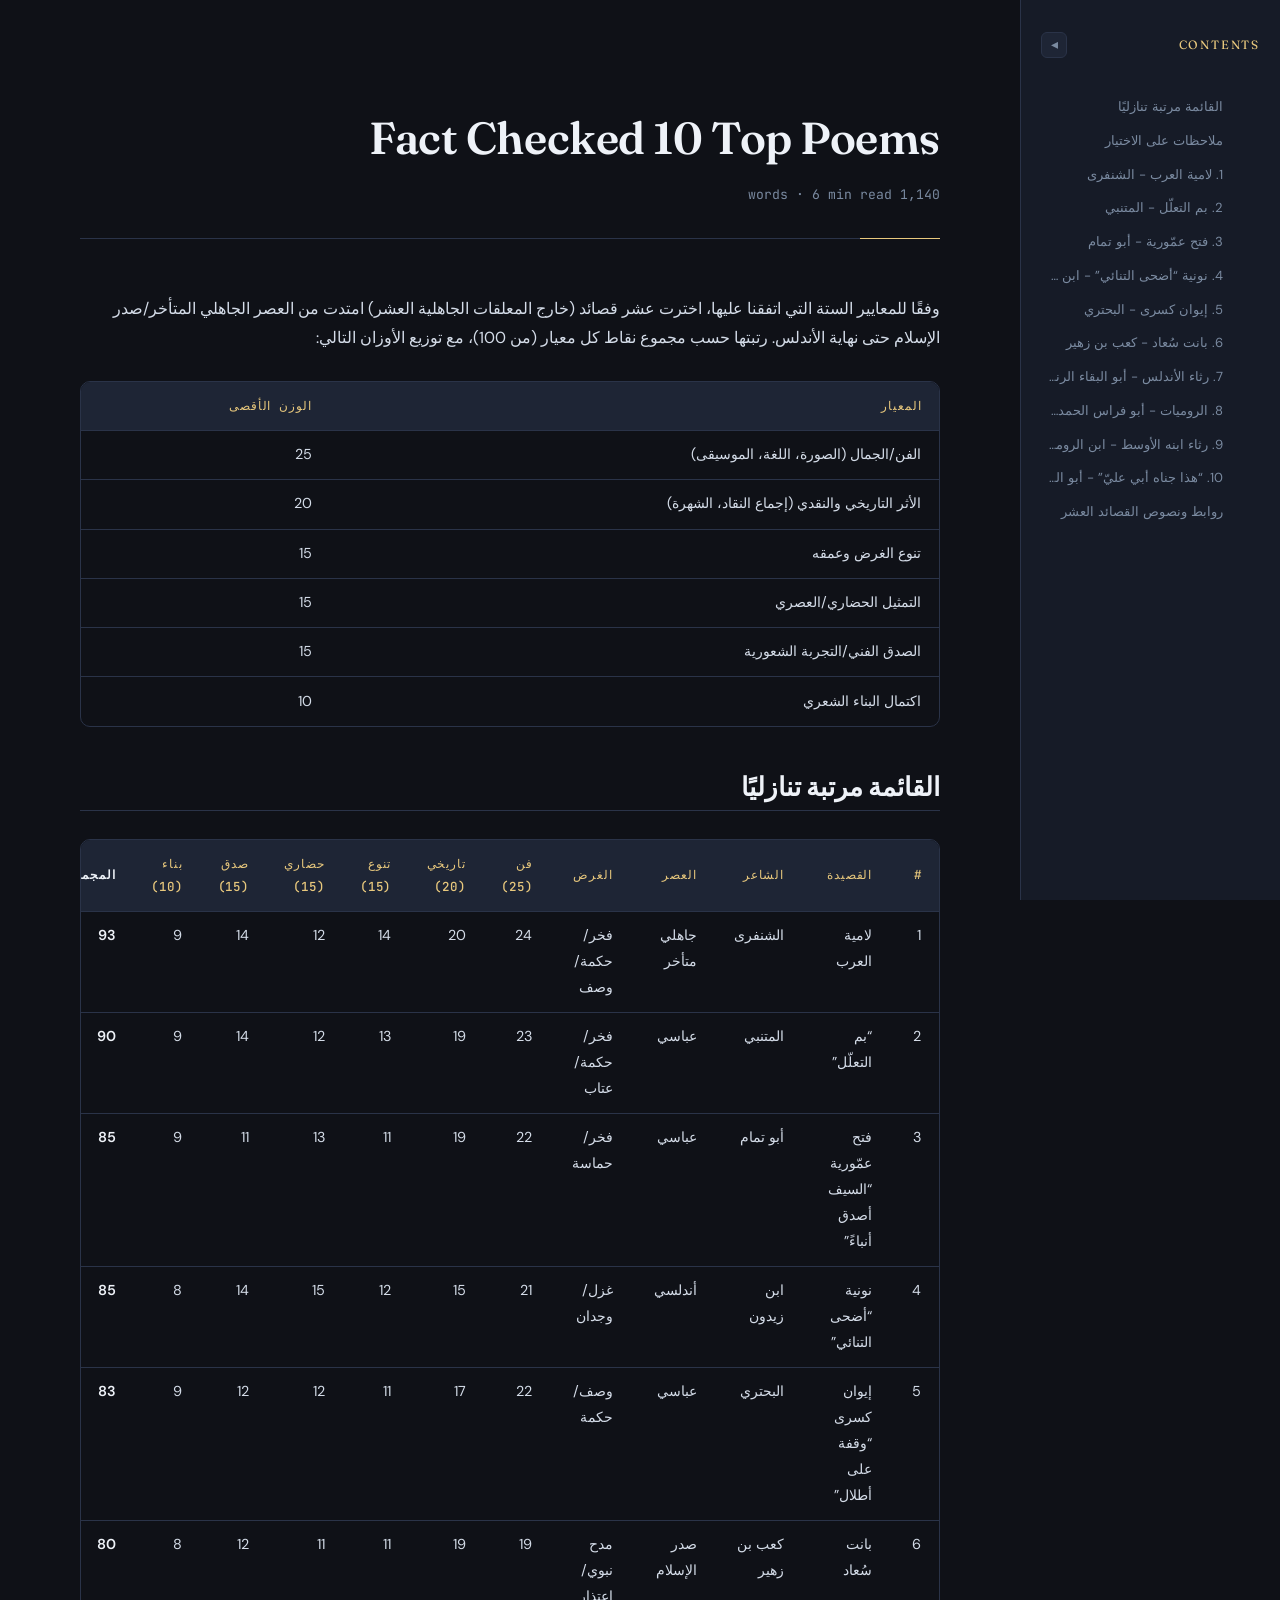
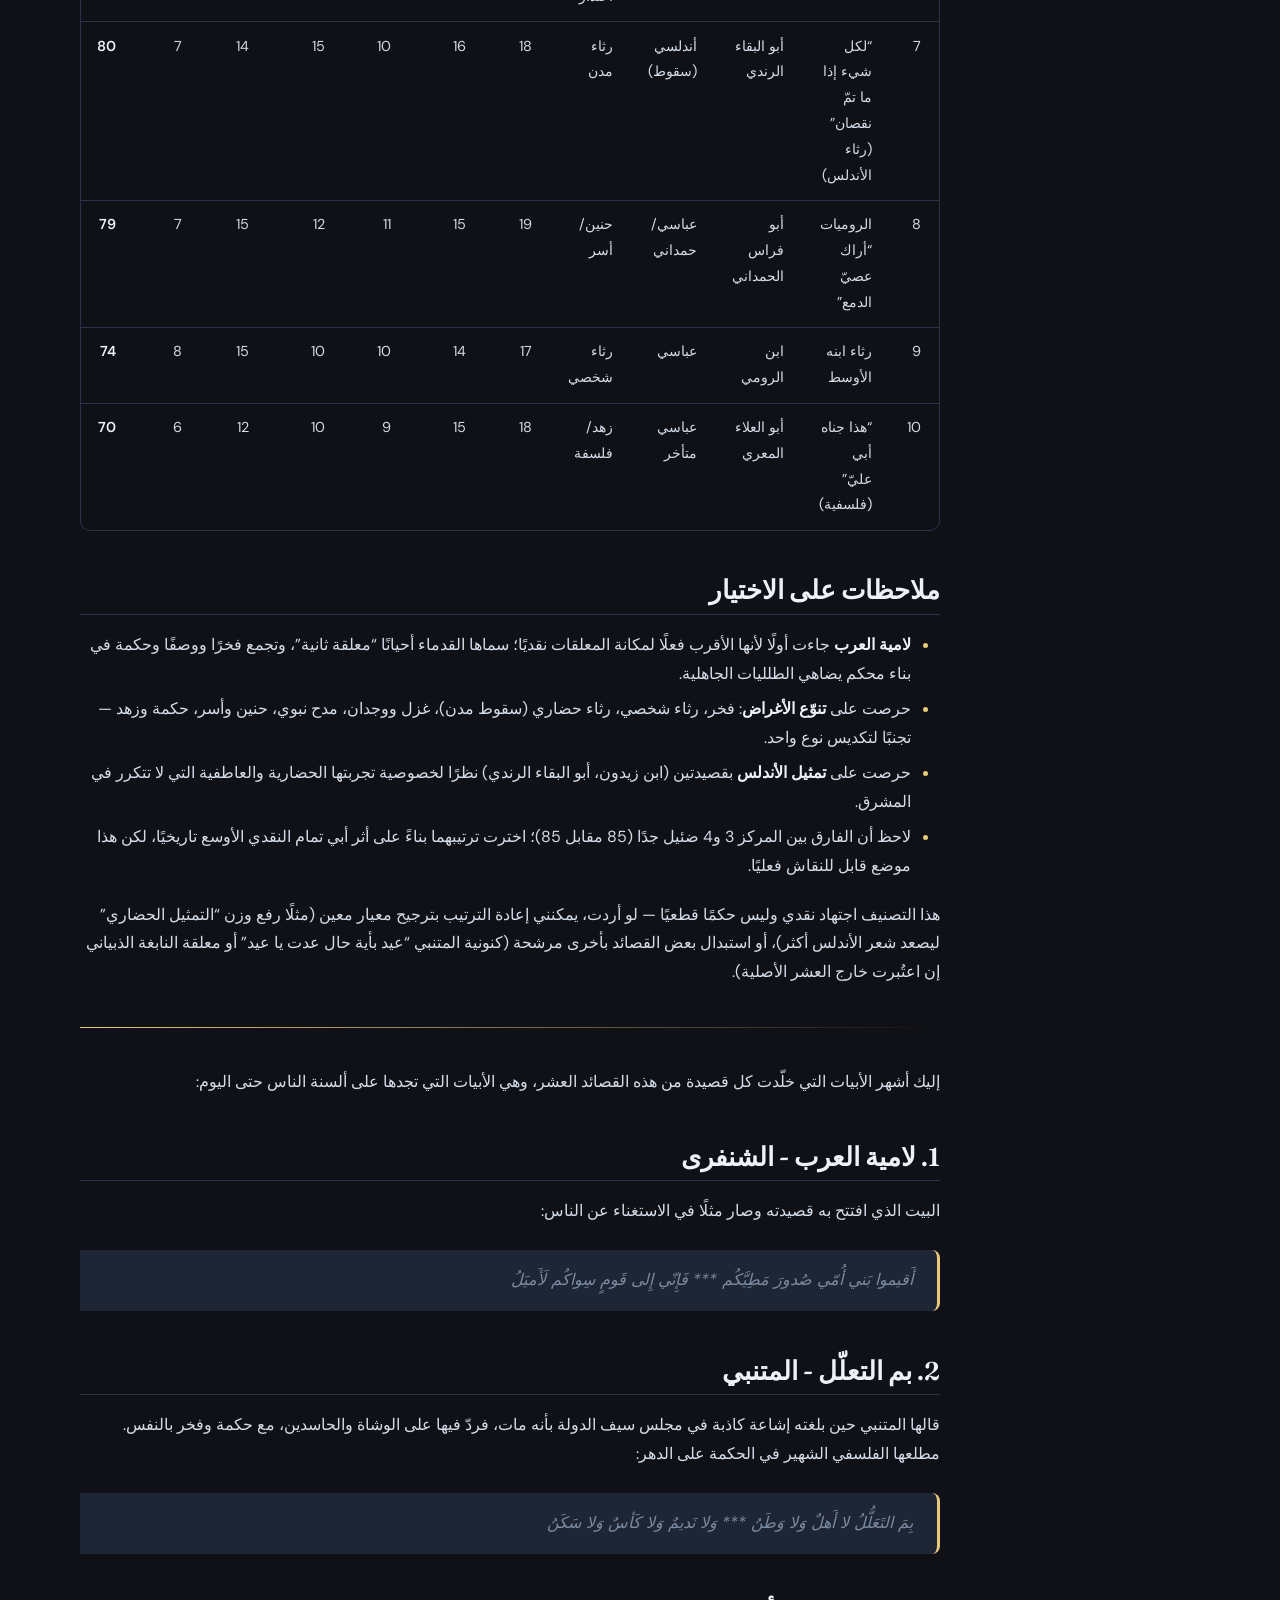
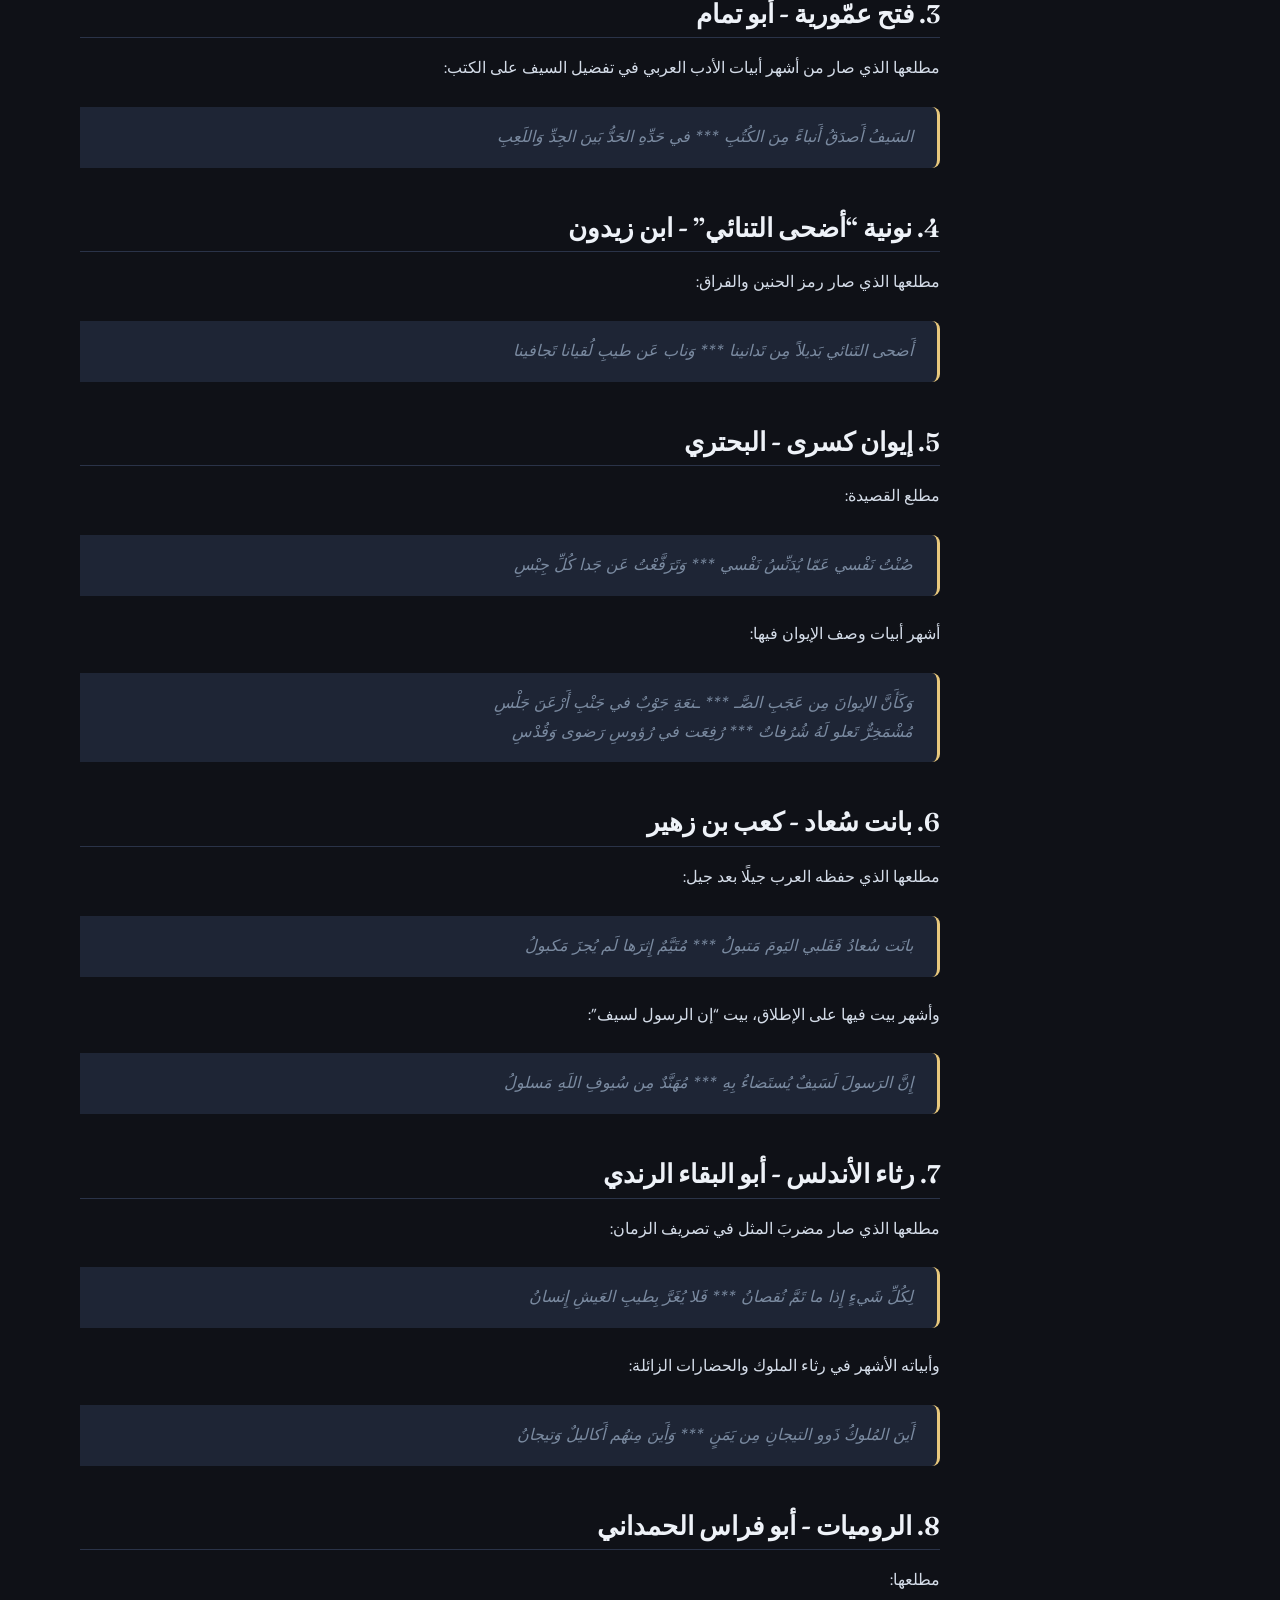
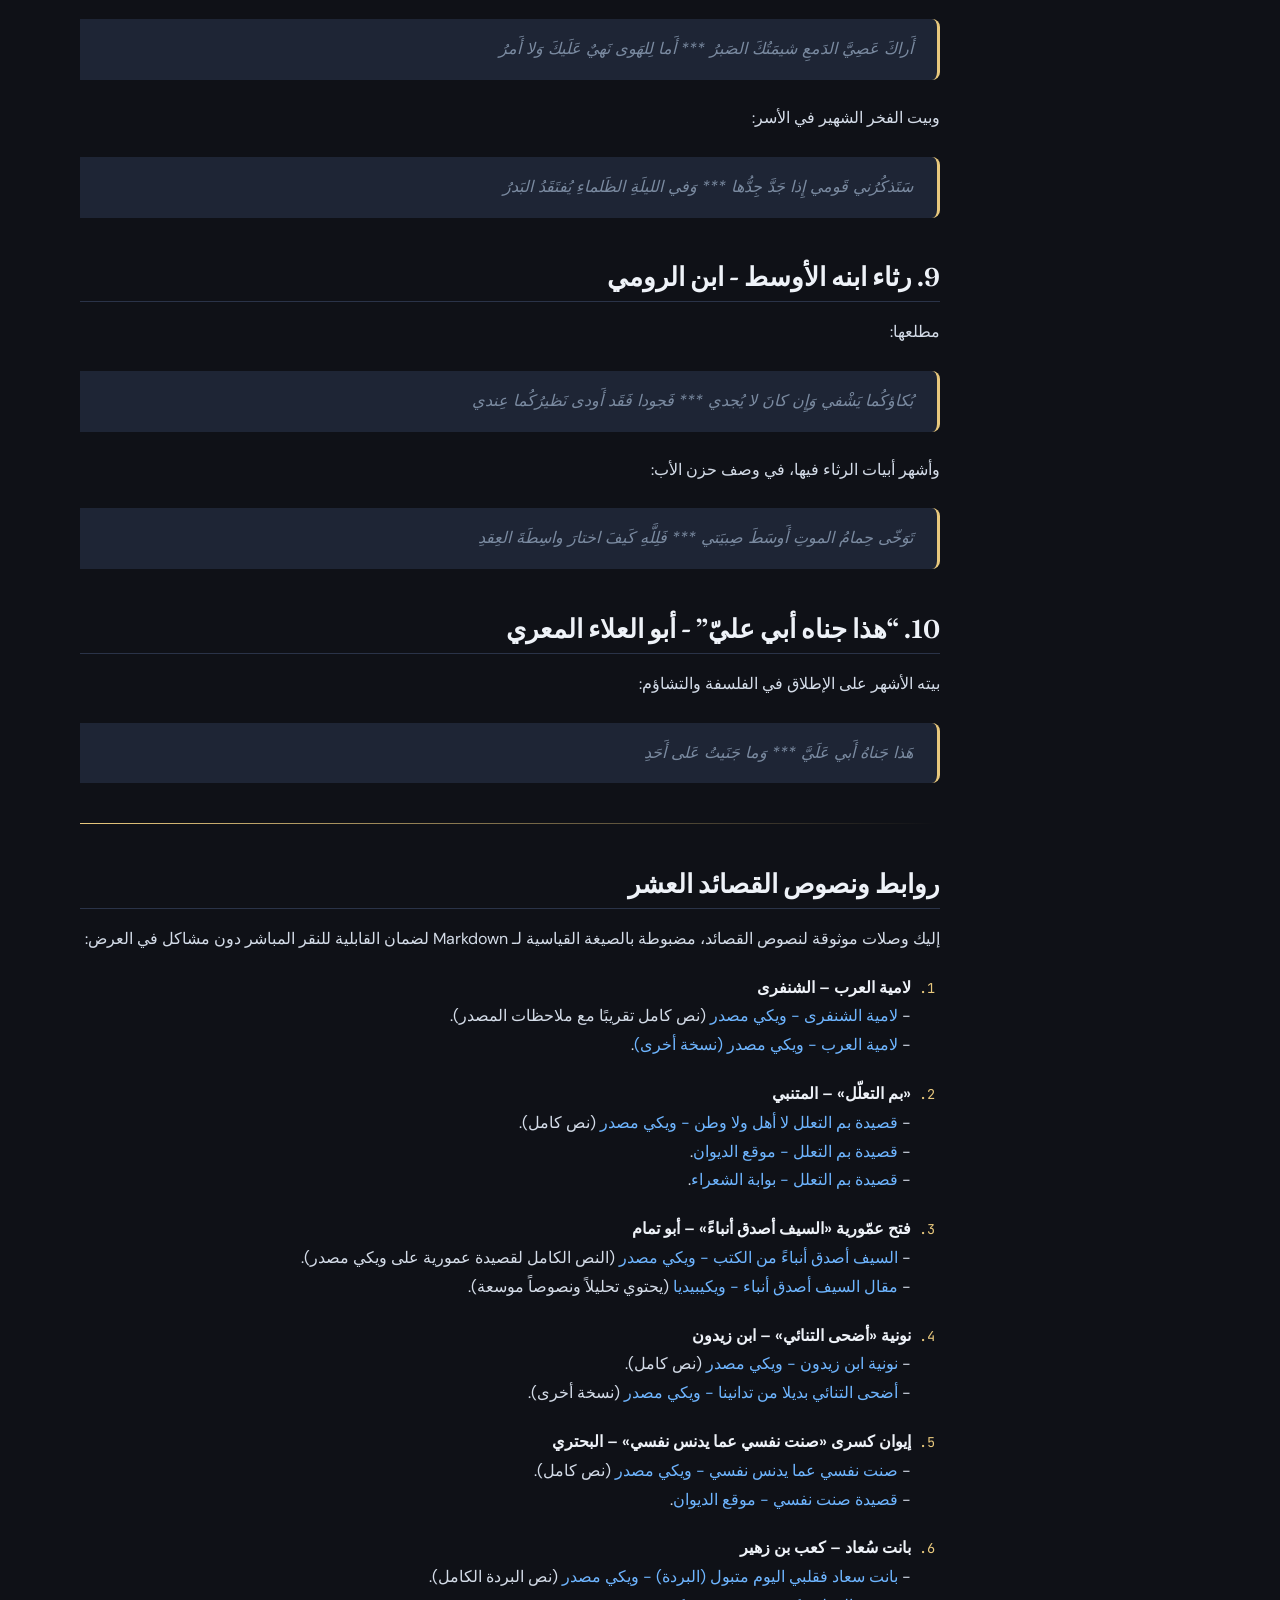
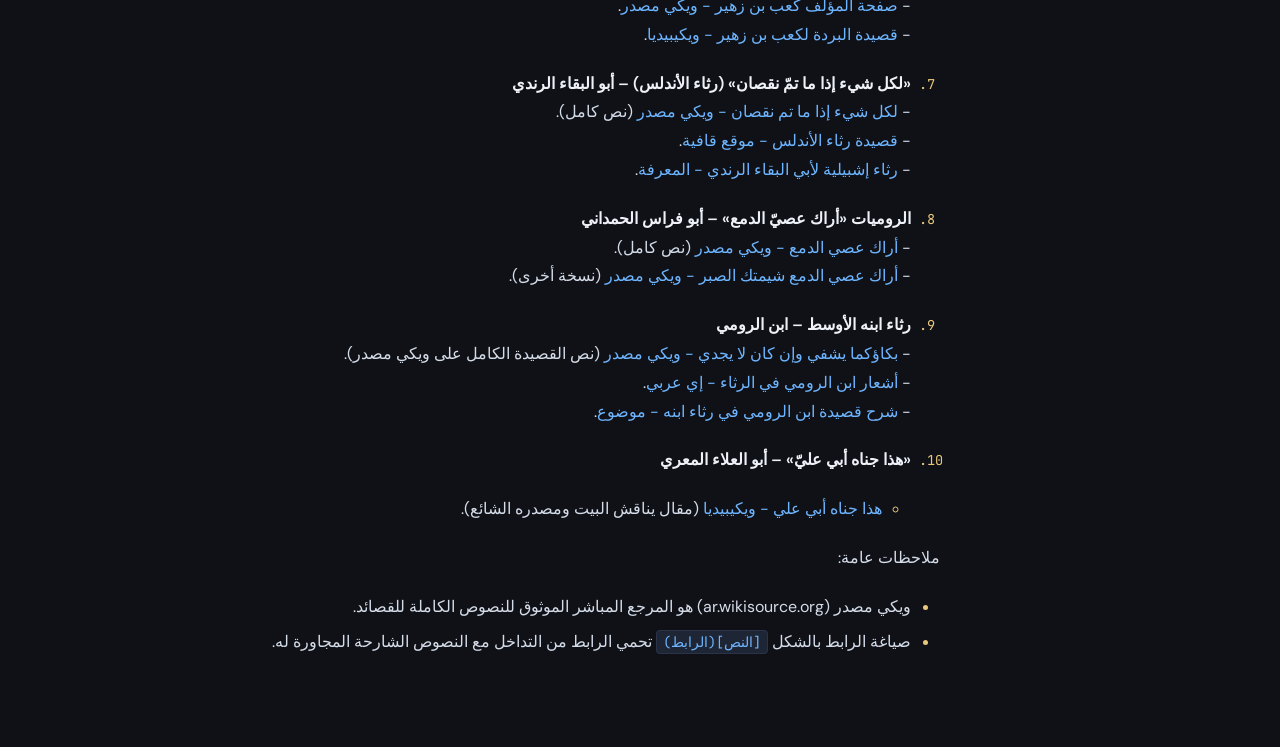
<file: FACT_CHECKED_10_TOP_POEMS.html>
<!DOCTYPE html>
<html lang="ar" dir="rtl">
<head>
  <meta charset="UTF-8" />
  <meta name="viewport" content="width=device-width, initial-scale=1.0" />
  <title>Fact Checked 10 Top Poems</title>

  <!-- Google Fonts -->
  <link rel="preconnect" href="https://fonts.googleapis.com" />
  <link rel="preconnect" href="https://fonts.gstatic.com" crossorigin />
  <link href="https://fonts.googleapis.com/css2?family=Fraunces:ital,opsz,wght@0,9..144,300;0,9..144,600;1,9..144,300&family=JetBrains+Mono:wght@400;500&family=DM+Sans:wght@400;500;600&display=swap" rel="stylesheet" />

  <style>
    /* ── Reset & base ──────────────────────────────────────── */
    *, *::before, *::after { box-sizing: border-box; margin: 0; padding: 0; }

    :root {
      /* Palette — dark editorial */
      --bg:          #0f1117;
      --surface:     #161b27;
      --surface2:    #1e2535;
      --border:      #2a3348;
      --accent:      #e8c87d;        /* warm gold */
      --accent2:     #6eb5ff;        /* sky blue for links / inline code */
      --text:        #d4dce8;
      --text-muted:  #7a8aa0;
      --text-strong: #eef2f8;

      /* Typography */
      --font-body:   'DM Sans', sans-serif;
      --font-head:   'Fraunces', Georgia, serif;
      --font-mono:   'JetBrains Mono', 'Fira Code', monospace;

      /* Layout */
      --content-max: 860px;
      --sidebar-w:   260px;
      --gap:         2rem;
    }

    html { scroll-behavior: smooth; }

    body {
      background: var(--bg);
      color: var(--text);
      font-family: var(--font-body);
      font-size: clamp(16px, 1.1vw, 18px);
      line-height: 1.8;
      text-align: right;
      -webkit-font-smoothing: antialiased;
      display: flex;
      min-height: 100vh;
    }

    /* ── Progress bar ──────────────────────────────────────── */
    #progress {
      position: fixed;
      top: 0; left: 0;
      height: 3px;
      width: 0%;
      background: linear-gradient(90deg, var(--accent), var(--accent2));
      z-index: 1000;
      transition: width 0.1s linear;
    }

    /* ── Sidebar TOC ───────────────────────────────────────── */
    #sidebar {
      position: fixed;
      top: 0;
      right: 0;
      width: var(--sidebar-w);
      height: 100vh;
      overflow-y: auto;
      background: var(--surface);
      border-left: 1px solid var(--border);
      padding: 2rem 1.25rem;
      display: flex;
      flex-direction: column;
      gap: 0.5rem;
      z-index: 100;
      scrollbar-width: thin;
      scrollbar-color: var(--border) transparent;
      transition: width 0.25s ease, padding 0.25s ease;
    }

    #sidebar-header {
      display: flex;
      align-items: center;
      justify-content: space-between;
      gap: 0.5rem;
      margin-bottom: 1rem;
    }

    #sidebar-title {
      font-family: var(--font-head);
      font-size: 0.75rem;
      letter-spacing: 0.15em;
      text-transform: uppercase;
      color: var(--accent);
      white-space: nowrap;
      overflow: hidden;
    }

    #sidebar-collapse-btn {
      flex-shrink: 0;
      width: 26px;
      height: 26px;
      display: flex;
      align-items: center;
      justify-content: center;
      background: var(--surface2);
      border: 1px solid var(--border);
      border-radius: 6px;
      color: var(--text-muted);
      cursor: pointer;
      font-size: 0.85rem;
      line-height: 1;
      transition: color 0.15s, border-color 0.15s, transform 0.25s ease;
    }
    #sidebar-collapse-btn:hover { color: var(--accent); border-color: var(--accent); }

    /* ── Collapsed sidebar state ───────────────────────────── */
    #sidebar.collapsed {
      width: 56px;
      padding: 2rem 0.85rem;
      overflow: hidden;
    }
    #sidebar.collapsed #sidebar-header { justify-content: center; }
    #sidebar.collapsed #sidebar-title,
    #sidebar.collapsed #toc { display: none; }
    #sidebar.collapsed #sidebar-collapse-btn { transform: rotate(180deg); }
    #sidebar.collapsed ~ #main {
      margin-right: 56px !important;
    }

    #toc { list-style: none; }
    #toc li { line-height: 1.4; }
    #toc a {
      display: block;
      padding: 0.25rem 0.5rem;
      font-size: 0.82rem;
      color: var(--text-muted);
      text-decoration: none;
      border-radius: 4px;
      transition: background 0.15s, color 0.15s;
      white-space: nowrap;
      overflow: hidden;
      text-overflow: ellipsis;
    }
    #toc a:hover, #toc a.active {
      background: var(--surface2);
      color: var(--text-strong);
    }
    #toc .toc-h2 { padding-right: 0.5rem; }
    #toc .toc-h3 { padding-right: 1.25rem; font-size: 0.77rem; }
    #toc .toc-h4 { padding-right: 2rem;   font-size: 0.73rem; color: var(--border); }

    /* ── Main content ──────────────────────────────────────── */
    #main {
      margin-right: var(--sidebar-w);
      flex: 1;
      display: flex;
      justify-content: center;
      padding: 4rem var(--gap) 6rem;
      transition: margin 0.25s ease;
    }

    article {
      width: 100%;
      max-width: var(--content-max);
    }

    /* ── Header strip ──────────────────────────────────────── */
    #doc-header {
      margin-bottom: 3.5rem;
      padding-bottom: 2rem;
      border-bottom: 1px solid var(--border);
      position: relative;
    }
    #doc-header::before {
      content: '';
      position: absolute;
      bottom: -1px;
      right: 0;
      width: 80px;
      height: 1px;
      background: var(--accent);
    }
    #doc-title {
      font-family: var(--font-head);
      font-size: clamp(2rem, 3.5vw, 3.2rem);
      font-weight: 600;
      color: var(--text-strong);
      line-height: 1.15;
      letter-spacing: -0.01em;
    }
    #doc-meta {
      margin-top: 0.6rem;
      font-size: 0.82rem;
      color: var(--text-muted);
      font-family: var(--font-mono);
    }

    /* ── Headings ──────────────────────────────────────────── */
    h1, h2, h3, h4, h5, h6 {
      font-family: var(--font-head);
      color: var(--text-strong);
      line-height: 1.2;
      font-weight: 600;
      scroll-margin-top: 2rem;
    }
    h1 { font-size: clamp(1.7rem, 2.5vw, 2.4rem); margin: 3rem 0 1.2rem; }
    h2 {
      font-size: clamp(1.35rem, 2vw, 1.85rem);
      margin: 2.8rem 0 1rem;
      padding-bottom: 0.5rem;
      border-bottom: 1px solid var(--border);
    }
    h3 { font-size: clamp(1.1rem, 1.5vw, 1.4rem); margin: 2.2rem 0 0.8rem; }
    h4 { font-size: 1.05rem; margin: 1.8rem 0 0.6rem; color: var(--accent); }
    h5, h6 { font-size: 0.95rem; margin: 1.5rem 0 0.5rem; font-weight: 500; }

    /* ── Paragraphs & text ─────────────────────────────────── */
    p { margin-bottom: 1.25rem; }
    strong { color: var(--text-strong); font-weight: 600; }
    em { font-style: italic; color: var(--accent); }
    del { color: var(--text-muted); }
    mark {
      background: rgba(232, 200, 125, 0.2);
      color: var(--accent);
      border-radius: 2px;
      padding: 0 3px;
    }

    /* ── Links ─────────────────────────────────────────────── */
    a {
      color: var(--accent2);
      text-decoration: none;
      border-bottom: 1px solid transparent;
      transition: border-color 0.15s;
    }
    a:hover { border-bottom-color: var(--accent2); }

    /* ── Lists ─────────────────────────────────────────────── */
    ul, ol {
      margin: 0.75rem 0 1.25rem;
      padding-right: 1.8rem;
    }
    li { margin-bottom: 0.4rem; }
    li > ul, li > ol { margin-bottom: 0; }
    ul li::marker { color: var(--accent); }
    ol li::marker { color: var(--accent); font-family: var(--font-mono); font-size: 0.85em; }

    /* ── Inline code ───────────────────────────────────────── */
    /* :not(pre) guard prevents this rule from bleeding into plain
       fenced blocks where <code> is a direct child of <pre>.      */
    :not(pre) > code:not([class]) {
      font-family: var(--font-mono);
      font-size: 0.85em;
      background: var(--surface2);
      color: var(--accent2);
      border: 1px solid var(--border);
      border-radius: 4px;
      padding: 0.15em 0.45em;
    }

    /* ── Code blocks (Pygments) ────────────────────────────── */
    .codehilite {
      background: #111827 !important;
      border: 1px solid var(--border);
      border-radius: 10px;
      overflow: hidden;
      margin: 1.75rem 0;
      position: relative;
      box-shadow: 0 4px 24px rgba(0,0,0,0.4);
    }

    .code-wrap {
      position: relative;
    }

    .code-lang {
      position: absolute;
      top: 0;
      right: 0;
      font-family: var(--font-mono);
      font-size: 0.7rem;
      letter-spacing: 0.08em;
      text-transform: uppercase;
      color: var(--text-muted);
      padding: 0.5rem 1rem;
      background: rgba(255,255,255,0.03);
      border-bottom: 1px solid var(--border);
      border-left: 1px solid var(--border);
      border-bottom-left-radius: 6px;
      user-select: none;
    }

    .copy-btn {
      position: absolute;
      top: 0.5rem;
      left: 0.75rem;
      background: var(--surface2);
      border: 1px solid var(--border);
      color: var(--text-muted);
      font-family: var(--font-mono);
      font-size: 0.72rem;
      padding: 0.25rem 0.65rem;
      border-radius: 4px;
      cursor: pointer;
      transition: background 0.15s, color 0.15s;
      z-index: 2;
    }
    .copy-btn:hover { background: var(--border); color: var(--text-strong); }
    .copy-btn.copied { color: #7dffaa; border-color: #7dffaa44; }

    .codehilite pre {
      margin: 0 !important;
      padding: 2.8rem 1.5rem 1.5rem !important;
      font-family: var(--font-mono) !important;
      font-size: clamp(0.78rem, 0.9vw, 0.88rem) !important;
      line-height: 1.7 !important;
      overflow-x: auto;
      tab-size: 4;
    }

    /* ── Plain fenced blocks / Prose blocks ───────────────── */
        /* ── Plain fenced blocks (no lang tag) ────────────────────
       Default monospace treatment when --prose is NOT active.
    ─────────────────────────────────────────────────────────── */
    pre:not(.codehilite pre) {
      background: #111827;
      border: 1px solid var(--border);
      border-radius: 10px;
      padding: 1.5rem;
      overflow-x: auto;
      font-family: var(--font-mono);
      font-size: 0.86rem;
      line-height: 1.7;
      margin: 1.75rem 0;
    }

    /* ── Blockquotes ───────────────────────────────────────── */
    blockquote {
      border-right: 3px solid var(--accent);
      margin: 1.5rem 0;
      padding: 1rem 1.5rem;
      background: var(--surface2);
      border-radius: 0 8px 8px 0;
      color: var(--text-muted);
      font-style: italic;
    }
    blockquote p { margin-bottom: 0; }

    /* ── Tables ────────────────────────────────────────────── */
    .table-wrap { overflow-x: auto; margin: 1.75rem 0; border-radius: 10px; border: 1px solid var(--border); }
    table {
      width: 100%;
      border-collapse: collapse;
      font-size: 0.9rem;
    }
    thead {
      background: var(--surface2);
    }
    th {
      font-family: var(--font-mono);
      font-size: 0.78rem;
      letter-spacing: 0.07em;
      text-transform: uppercase;
      color: var(--accent);
      padding: 0.8rem 1.1rem;
      text-align: right;
      border-bottom: 1px solid var(--border);
      font-weight: 500;
    }
    td {
      padding: 0.7rem 1.1rem;
      border-bottom: 1px solid var(--border);
      vertical-align: top;
    }
    tr:last-child td { border-bottom: none; }
    tr:hover td { background: rgba(255,255,255,0.02); }

    /* ── Horizontal rule ───────────────────────────────────── */
    hr {
      border: none;
      height: 1px;
      background: linear-gradient(90deg, var(--accent), transparent);
      margin: 2.5rem 0;
    }

    /* ── Task lists ────────────────────────────────────────── */
    .task-list-item input[type="checkbox"] {
      accent-color: var(--accent);
      margin-left: 0.5rem;
    }

    /* ── Images ────────────────────────────────────────────── */
    img {
      max-width: 100%;
      border-radius: 8px;
      border: 1px solid var(--border);
      display: block;
      margin: 1.5rem auto;
    }

    /* ── Footnotes ─────────────────────────────────────────── */
    .footnote {
      border-top: 1px solid var(--border);
      margin-top: 3rem;
      padding-top: 1rem;
      font-size: 0.82rem;
      color: var(--text-muted);
    }

    /* ── Back to top ───────────────────────────────────────── */
    #back-top {
      position: fixed;
      bottom: 2rem;
      left: 2rem;
      width: 40px;
      height: 40px;
      background: var(--surface2);
      border: 1px solid var(--border);
      border-radius: 50%;
      display: flex;
      align-items: center;
      justify-content: center;
      color: var(--text-muted);
      text-decoration: none;
      font-size: 1.1rem;
      opacity: 0;
      transform: translateY(8px);
      transition: opacity 0.2s, transform 0.2s, color 0.15s;
      z-index: 200;
    }
    #back-top.visible { opacity: 1; transform: translateY(0); }
    #back-top:hover { color: var(--accent); border-color: var(--accent); }

    /* ── Home button ────────────────────────────────────────── */
    #home-btn {
      position: fixed;
      bottom: 5.5rem;
      left: 2rem;
      width: 40px;
      height: 40px;
      background: var(--surface2);
      border: 1px solid var(--border);
      border-radius: 50%;
      display: flex;
      align-items: center;
      justify-content: center;
      color: var(--text-muted);
      text-decoration: none;
      font-size: 1.1rem;
      opacity: 1;
      transition: color 0.15s, border-color 0.15s;
      z-index: 200;
    }
    #home-btn:hover { color: var(--accent); border-color: var(--accent); }

    /* ── Sidebar toggle (hidden on wide screens) ───────────── */
    #sidebar-toggle {
      display: none;
      position: fixed;
      bottom: 2rem;
      right: 1rem;
      z-index: 300;
      background: var(--surface2);
      border: 1px solid var(--border);
      border-radius: 6px;
      padding: 0.4rem 0.75rem;
      color: var(--text-muted);
      font-size: 0.8rem;
      font-family: var(--font-mono);
      cursor: pointer;
    }

    /* ── Scrollbar ─────────────────────────────────────────── */
    ::-webkit-scrollbar { width: 6px; height: 6px; }
    ::-webkit-scrollbar-track { background: transparent; }
    ::-webkit-scrollbar-thumb { background: var(--border); border-radius: 3px; }

    /* ── Animations ────────────────────────────────────────── */
    @keyframes fadeUp {
      from { opacity: 0; transform: translateY(14px); }
      to   { opacity: 1; transform: translateY(0);    }
    }
    article { animation: fadeUp 0.45s ease both; }

    /* ── Responsive ────────────────────────────────────────── */
    @media (max-width: 1100px) {
      :root { --sidebar-w: 220px; }
    }
    @media (max-width: 820px) {
      #sidebar { transform: translateX(100%); transition: transform 0.25s; }
      #sidebar.open { transform: translateX(0); }
      #sidebar.collapsed { width: var(--sidebar-w); padding: 2rem 1.25rem; }
      #sidebar.collapsed #sidebar-title,
      #sidebar.collapsed #toc { display: block; }
      #sidebar.collapsed #sidebar-collapse-btn { transform: none; }
      #sidebar.collapsed ~ #main { margin-right: 0 !important; }
      #main { margin-right: 0 !important; }
      #sidebar-toggle { display: block; }
      #sidebar-collapse-btn { display: none; }
    }

    /* ── Pygments injected ─────────────────────────────────── */
    pre { line-height: 125%; }
td.linenos .normal { color: inherit; background-color: transparent; padding-left: 5px; padding-right: 5px; }
span.linenos { color: inherit; background-color: transparent; padding-left: 5px; padding-right: 5px; }
td.linenos .special { color: #000000; background-color: #ffffc0; padding-left: 5px; padding-right: 5px; }
span.linenos.special { color: #000000; background-color: #ffffc0; padding-left: 5px; padding-right: 5px; }
.codehilite .hll { background-color: #ffffcc }
.codehilite { background: #282C34; color: #ABB2BF }
.codehilite .c { color: #7F848E } /* Comment */
.codehilite .err { color: #ABB2BF } /* Error */
.codehilite .esc { color: #ABB2BF } /* Escape */
.codehilite .g { color: #ABB2BF } /* Generic */
.codehilite .k { color: #C678DD } /* Keyword */
.codehilite .l { color: #ABB2BF } /* Literal */
.codehilite .n { color: #E06C75 } /* Name */
.codehilite .o { color: #56B6C2 } /* Operator */
.codehilite .x { color: #ABB2BF } /* Other */
.codehilite .p { color: #ABB2BF } /* Punctuation */
.codehilite .ch { color: #7F848E } /* Comment.Hashbang */
.codehilite .cm { color: #7F848E } /* Comment.Multiline */
.codehilite .cp { color: #7F848E } /* Comment.Preproc */
.codehilite .cpf { color: #7F848E } /* Comment.PreprocFile */
.codehilite .c1 { color: #7F848E } /* Comment.Single */
.codehilite .cs { color: #7F848E } /* Comment.Special */
.codehilite .gd { color: #ABB2BF } /* Generic.Deleted */
.codehilite .ge { color: #ABB2BF } /* Generic.Emph */
.codehilite .ges { color: #ABB2BF } /* Generic.EmphStrong */
.codehilite .gr { color: #ABB2BF } /* Generic.Error */
.codehilite .gh { color: #ABB2BF } /* Generic.Heading */
.codehilite .gi { color: #ABB2BF } /* Generic.Inserted */
.codehilite .go { color: #ABB2BF } /* Generic.Output */
.codehilite .gp { color: #ABB2BF } /* Generic.Prompt */
.codehilite .gs { color: #ABB2BF } /* Generic.Strong */
.codehilite .gu { color: #ABB2BF } /* Generic.Subheading */
.codehilite .gt { color: #ABB2BF } /* Generic.Traceback */
.codehilite .kc { color: #E5C07B } /* Keyword.Constant */
.codehilite .kd { color: #C678DD } /* Keyword.Declaration */
.codehilite .kn { color: #C678DD } /* Keyword.Namespace */
.codehilite .kp { color: #C678DD } /* Keyword.Pseudo */
.codehilite .kr { color: #C678DD } /* Keyword.Reserved */
.codehilite .kt { color: #E5C07B } /* Keyword.Type */
.codehilite .ld { color: #ABB2BF } /* Literal.Date */
.codehilite .m { color: #D19A66 } /* Literal.Number */
.codehilite .s { color: #98C379 } /* Literal.String */
.codehilite .na { color: #E06C75 } /* Name.Attribute */
.codehilite .nb { color: #E5C07B } /* Name.Builtin */
.codehilite .nc { color: #E5C07B } /* Name.Class */
.codehilite .no { color: #E06C75 } /* Name.Constant */
.codehilite .nd { color: #61AFEF } /* Name.Decorator */
.codehilite .ni { color: #E06C75 } /* Name.Entity */
.codehilite .ne { color: #E06C75 } /* Name.Exception */
.codehilite .nf { color: #61AFEF; font-weight: bold } /* Name.Function */
.codehilite .nl { color: #E06C75 } /* Name.Label */
.codehilite .nn { color: #E06C75 } /* Name.Namespace */
.codehilite .nx { color: #E06C75 } /* Name.Other */
.codehilite .py { color: #E06C75 } /* Name.Property */
.codehilite .nt { color: #E06C75 } /* Name.Tag */
.codehilite .nv { color: #E06C75 } /* Name.Variable */
.codehilite .ow { color: #56B6C2 } /* Operator.Word */
.codehilite .pm { color: #ABB2BF } /* Punctuation.Marker */
.codehilite .w { color: #ABB2BF } /* Text.Whitespace */
.codehilite .mb { color: #D19A66 } /* Literal.Number.Bin */
.codehilite .mf { color: #D19A66 } /* Literal.Number.Float */
.codehilite .mh { color: #D19A66 } /* Literal.Number.Hex */
.codehilite .mi { color: #D19A66 } /* Literal.Number.Integer */
.codehilite .mo { color: #D19A66 } /* Literal.Number.Oct */
.codehilite .sa { color: #98C379 } /* Literal.String.Affix */
.codehilite .sb { color: #98C379 } /* Literal.String.Backtick */
.codehilite .sc { color: #98C379 } /* Literal.String.Char */
.codehilite .dl { color: #98C379 } /* Literal.String.Delimiter */
.codehilite .sd { color: #98C379 } /* Literal.String.Doc */
.codehilite .s2 { color: #98C379 } /* Literal.String.Double */
.codehilite .se { color: #98C379 } /* Literal.String.Escape */
.codehilite .sh { color: #98C379 } /* Literal.String.Heredoc */
.codehilite .si { color: #98C379 } /* Literal.String.Interpol */
.codehilite .sx { color: #98C379 } /* Literal.String.Other */
.codehilite .sr { color: #98C379 } /* Literal.String.Regex */
.codehilite .s1 { color: #98C379 } /* Literal.String.Single */
.codehilite .ss { color: #98C379 } /* Literal.String.Symbol */
.codehilite .bp { color: #E5C07B } /* Name.Builtin.Pseudo */
.codehilite .fm { color: #56B6C2; font-weight: bold } /* Name.Function.Magic */
.codehilite .vc { color: #E06C75 } /* Name.Variable.Class */
.codehilite .vg { color: #E06C75 } /* Name.Variable.Global */
.codehilite .vi { color: #E06C75 } /* Name.Variable.Instance */
.codehilite .vm { color: #E06C75 } /* Name.Variable.Magic */
.codehilite .il { color: #D19A66 } /* Literal.Number.Integer.Long */


  </style>
</head>
<body>

<div id="progress"></div>

<!-- Sidebar -->
<nav id="sidebar" aria-label="Table of contents">
  <div id="sidebar-header">
    <div id="sidebar-title">Contents</div>
    <button id="sidebar-collapse-btn" aria-label="Collapse sidebar" title="Collapse sidebar">◂</button>
  </div>
  <ul id="toc"></ul>
</nav>

<button id="sidebar-toggle" aria-label="Toggle sidebar">☰ TOC</button>

<!-- Main -->
<div id="main">
  <article>
    <header id="doc-header">
      <h1 id="doc-title">Fact Checked 10 Top Poems</h1>
      <div id="doc-meta"></div>
    </header>

    <p>وفقًا للمعايير الستة التي اتفقنا عليها، اخترت عشر قصائد (خارج المعلقات الجاهلية العشر) امتدت من العصر الجاهلي المتأخر/صدر الإسلام حتى نهاية الأندلس. رتبتها حسب مجموع نقاط كل معيار (من 100)، مع توزيع الأوزان التالي:</p>
<table>
<thead>
<tr>
<th>المعيار</th>
<th>الوزن الأقصى</th>
</tr>
</thead>
<tbody>
<tr>
<td>الفن/الجمال (الصورة، اللغة، الموسيقى)</td>
<td>25</td>
</tr>
<tr>
<td>الأثر التاريخي والنقدي (إجماع النقاد، الشهرة)</td>
<td>20</td>
</tr>
<tr>
<td>تنوع الغرض وعمقه</td>
<td>15</td>
</tr>
<tr>
<td>التمثيل الحضاري/العصري</td>
<td>15</td>
</tr>
<tr>
<td>الصدق الفني/التجربة الشعورية</td>
<td>15</td>
</tr>
<tr>
<td>اكتمال البناء الشعري</td>
<td>10</td>
</tr>
</tbody>
</table>
<h2 id="_1">القائمة مرتبة تنازليًا</h2>
<table>
<thead>
<tr>
<th>#</th>
<th>القصيدة</th>
<th>الشاعر</th>
<th>العصر</th>
<th>الغرض</th>
<th>فن (25)</th>
<th>تاريخي (20)</th>
<th>تنوع (15)</th>
<th>حضاري (15)</th>
<th>صدق (15)</th>
<th>بناء (10)</th>
<th><strong>المجموع</strong></th>
</tr>
</thead>
<tbody>
<tr>
<td>1</td>
<td>لامية العرب</td>
<td>الشنفرى</td>
<td>جاهلي متأخر</td>
<td>فخر/حكمة/وصف</td>
<td>24</td>
<td>20</td>
<td>14</td>
<td>12</td>
<td>14</td>
<td>9</td>
<td><strong>93</strong></td>
</tr>
<tr>
<td>2</td>
<td>&ldquo;بم التعلّل&rdquo;</td>
<td>المتنبي</td>
<td>عباسي</td>
<td>فخر/حكمة/عتاب</td>
<td>23</td>
<td>19</td>
<td>13</td>
<td>12</td>
<td>14</td>
<td>9</td>
<td><strong>90</strong></td>
</tr>
<tr>
<td>3</td>
<td>فتح عمّورية &ldquo;السيف أصدق أنباءً&rdquo;</td>
<td>أبو تمام</td>
<td>عباسي</td>
<td>فخر/حماسة</td>
<td>22</td>
<td>19</td>
<td>11</td>
<td>13</td>
<td>11</td>
<td>9</td>
<td><strong>85</strong></td>
</tr>
<tr>
<td>4</td>
<td>نونية &ldquo;أضحى التنائي&rdquo;</td>
<td>ابن زيدون</td>
<td>أندلسي</td>
<td>غزل/وجدان</td>
<td>21</td>
<td>15</td>
<td>12</td>
<td>15</td>
<td>14</td>
<td>8</td>
<td><strong>85</strong></td>
</tr>
<tr>
<td>5</td>
<td>إيوان كسرى &ldquo;وقفة على أطلال&rdquo;</td>
<td>البحتري</td>
<td>عباسي</td>
<td>وصف/حكمة</td>
<td>22</td>
<td>17</td>
<td>11</td>
<td>12</td>
<td>12</td>
<td>9</td>
<td><strong>83</strong></td>
</tr>
<tr>
<td>6</td>
<td>بانت سُعاد</td>
<td>كعب بن زهير</td>
<td>صدر الإسلام</td>
<td>مدح نبوي/اعتذار</td>
<td>19</td>
<td>19</td>
<td>11</td>
<td>11</td>
<td>12</td>
<td>8</td>
<td><strong>80</strong></td>
</tr>
<tr>
<td>7</td>
<td>&ldquo;لكل شيء إذا ما تمّ نقصان&rdquo; (رثاء الأندلس)</td>
<td>أبو البقاء الرندي</td>
<td>أندلسي (سقوط)</td>
<td>رثاء مدن</td>
<td>18</td>
<td>16</td>
<td>10</td>
<td>15</td>
<td>14</td>
<td>7</td>
<td><strong>80</strong></td>
</tr>
<tr>
<td>8</td>
<td>الروميات &ldquo;أراك عصيّ الدمع&rdquo;</td>
<td>أبو فراس الحمداني</td>
<td>عباسي/حمداني</td>
<td>حنين/أسر</td>
<td>19</td>
<td>15</td>
<td>11</td>
<td>12</td>
<td>15</td>
<td>7</td>
<td><strong>79</strong></td>
</tr>
<tr>
<td>9</td>
<td>رثاء ابنه الأوسط</td>
<td>ابن الرومي</td>
<td>عباسي</td>
<td>رثاء شخصي</td>
<td>17</td>
<td>14</td>
<td>10</td>
<td>10</td>
<td>15</td>
<td>8</td>
<td><strong>74</strong></td>
</tr>
<tr>
<td>10</td>
<td>&ldquo;هذا جناه أبي عليّ&rdquo; (فلسفية)</td>
<td>أبو العلاء المعري</td>
<td>عباسي متأخر</td>
<td>زهد/فلسفة</td>
<td>18</td>
<td>15</td>
<td>9</td>
<td>10</td>
<td>12</td>
<td>6</td>
<td><strong>70</strong></td>
</tr>
</tbody>
</table>
<h2 id="_2">ملاحظات على الاختيار</h2>
<ul>
<li><strong>لامية العرب</strong> جاءت أولًا لأنها الأقرب فعلًا لمكانة المعلقات نقديًا؛ سماها القدماء أحيانًا &ldquo;معلقة ثانية&rdquo;، وتجمع فخرًا ووصفًا وحكمة في بناء محكم يضاهي الطلليات الجاهلية.</li>
<li>حرصت على <strong>تنوّع الأغراض</strong>: فخر، رثاء شخصي، رثاء حضاري (سقوط مدن)، غزل ووجدان، مدح نبوي، حنين وأسر، حكمة وزهد — تجنبًا لتكديس نوع واحد.</li>
<li>حرصت على <strong>تمثيل الأندلس</strong> بقصيدتين (ابن زيدون، أبو البقاء الرندي) نظرًا لخصوصية تجربتها الحضارية والعاطفية التي لا تتكرر في المشرق.</li>
<li>لاحظ أن الفارق بين المركز 3 و4 ضئيل جدًا (85 مقابل 85)؛ اخترت ترتيبهما بناءً على أثر أبي تمام النقدي الأوسع تاريخيًا، لكن هذا موضع قابل للنقاش فعليًا.</li>
</ul>
<p>هذا التصنيف اجتهاد نقدي وليس حكمًا قطعيًا — لو أردت، يمكنني إعادة الترتيب بترجيح معيار معين (مثلًا رفع وزن &ldquo;التمثيل الحضاري&rdquo; ليصعد شعر الأندلس أكثر)، أو استبدال بعض القصائد بأخرى مرشحة (كنونية المتنبي &ldquo;عيد بأية حال عدت يا عيد&rdquo; أو معلقة النابغة الذبياني إن اعتُبرت خارج العشر الأصلية).</p>
<hr>
<p>إليك أشهر الأبيات التي خلّدت كل قصيدة من هذه القصائد العشر، وهي الأبيات التي تجدها على ألسنة الناس حتى اليوم:</p>
<h2 id="1-">1. لامية العرب - الشنفرى</h2>
<p>البيت الذي افتتح به قصيدته وصار مثلًا في الاستغناء عن الناس:</p>
<blockquote>
<p>أَقيموا بَني أُمّي صُدورَ مَطِيَّكُم *** فَإِنّي إِلى قَومٍ سِواكُم لَأَميَلُ</p>
</blockquote>
<h2 id="2-">2. بم التعلّل - المتنبي</h2>
<p>قالها المتنبي حين بلغته إشاعة كاذبة في مجلس سيف الدولة بأنه مات، فردّ فيها على الوشاة والحاسدين، مع حكمة وفخر بالنفس. مطلعها الفلسفي الشهير في الحكمة على الدهر:</p>
<blockquote>
<p>بِمَ التَعَلُّلُ لا أَهلٌ وَلا وَطَنُ *** وَلا نَديمٌ وَلا كَأسٌ وَلا سَكَنُ</p>
</blockquote>
<h2 id="3-">3. فتح عمّورية - أبو تمام</h2>
<p>مطلعها الذي صار من أشهر أبيات الأدب العربي في تفضيل السيف على الكتب:</p>
<blockquote>
<p>السَيفُ أَصدَقُ أَنباءً مِنَ الكُتُبِ *** في حَدِّهِ الحَدُّ بَينَ الجِدِّ وَاللَعِبِ</p>
</blockquote>
<h2 id="4-">4. نونية &ldquo;أضحى التنائي&rdquo; - ابن زيدون</h2>
<p>مطلعها الذي صار رمز الحنين والفراق:</p>
<blockquote>
<p>أَضحى التَنائي بَديلاً مِن تَدانينا *** وَناب عَن طيبِ لُقيانا تَجافينا</p>
</blockquote>
<h2 id="5-">5. إيوان كسرى - البحتري</h2>
<p>مطلع القصيدة:</p>
<blockquote>
<p>صُنْتُ نَفْسي عَمّا يُدَنِّسُ نَفْسي *** وَتَرَفَّعْتُ عَن جَدا كُلِّ جِبْسِ</p>
</blockquote>
<p>أشهر أبيات وصف الإيوان فيها:</p>
<blockquote>
<p>وَكَأَنَّ الإيوانَ مِن عَجَبِ الصَّـ *** ـنعَةِ جَوْبٌ في جَنْبِ أَرْعَنَ جَلْسِ</p>
<p>مُشْمَخِرٌّ تَعلو لَهُ شُرُفاتٌ *** رُفِعَت في رُؤوسِ رَضوى وَقُدْسِ</p>
</blockquote>
<h2 id="6-">6. بانت سُعاد - كعب بن زهير</h2>
<p>مطلعها الذي حفظه العرب جيلًا بعد جيل:</p>
<blockquote>
<p>بانَت سُعادُ فَقَلبي اليَومَ مَتبولُ *** مُتَيَّمٌ إِثرَها لَم يُجزَ مَكبولُ</p>
</blockquote>
<p>وأشهر بيت فيها على الإطلاق، بيت &ldquo;إن الرسول لسيف&rdquo;:</p>
<blockquote>
<p>إِنَّ الرَسولَ لَسَيفٌ يُستَضاءُ بِهِ *** مُهَنَّدٌ مِن سُيوفِ اللَهِ مَسلولُ</p>
</blockquote>
<h2 id="7-">7. رثاء الأندلس - أبو البقاء الرندي</h2>
<p>مطلعها الذي صار مضربَ المثل في تصريف الزمان:</p>
<blockquote>
<p>لِكُلِّ شَيءٍ إِذا ما تَمَّ نُقصانُ *** فَلا يُغَرَّ بِطيبِ العَيشِ إِنسانُ</p>
</blockquote>
<p>وأبياته الأشهر في رثاء الملوك والحضارات الزائلة:</p>
<blockquote>
<p>أَينَ المُلوكُ ذَوو التيجانِ مِن يَمَنٍ *** وَأَينَ مِنهُم أَكاليلٌ وَتيجانُ</p>
</blockquote>
<h2 id="8-">8. الروميات - أبو فراس الحمداني</h2>
<p>مطلعها:</p>
<blockquote>
<p>أَراكَ عَصِيَّ الدَمعِ شيمَتُكَ الصَبرُ *** أَما لِلهَوى نَهيٌ عَلَيكَ وَلا أَمرُ</p>
</blockquote>
<p>وبيت الفخر الشهير في الأسر:</p>
<blockquote>
<p>سَتَذكُرُني قَومي إِذا جَدَّ جِدُّها *** وَفي الليلَةِ الظَلماءِ يُفتَقَدُ البَدرُ</p>
</blockquote>
<h2 id="9-">9. رثاء ابنه الأوسط - ابن الرومي</h2>
<p>مطلعها:</p>
<blockquote>
<p>بُكاؤكُما يَشْفي وَإِن كانَ لا يُجدي *** فَجودا فَقَد أَودى نَظيرُكُما عِندي</p>
</blockquote>
<p>وأشهر أبيات الرثاء فيها، في وصف حزن الأب:</p>
<blockquote>
<p>تَوَخّى حِمامُ الموتِ أَوسَطَ صِبيَتي *** فَلِلَّهِ كَيفَ اختارَ واسِطَةَ العِقدِ</p>
</blockquote>
<h2 id="10-">10. &ldquo;هذا جناه أبي عليّ&rdquo; - أبو العلاء المعري</h2>
<p>بيته الأشهر على الإطلاق في الفلسفة والتشاؤم:</p>
<blockquote>
<p>هَذا جَناهُ أَبي عَلَيَّ *** وَما جَنَيتُ عَلى أَحَدِ</p>
</blockquote>
<hr>
<h2 id="_3">روابط ونصوص القصائد العشر</h2>
<p>إليك وصلات موثوقة لنصوص القصائد، مضبوطة بالصيغة القياسية لـ Markdown لضمان القابلية للنقر المباشر دون مشاكل في العرض:</p>
<ol>
<li>
<p><strong>لامية العرب – الشنفرى</strong><br>
   - <a href="https://ar.wikisource.org/wiki/%D9%84%D8%A7%D9%85%D9%8A%D8%A9_%D8%A7%D9%84%D8%B4%D9%86%D9%81%D8%B1%D9%89">لامية الشنفرى - ويكي مصدر</a> (نص كامل تقريبًا مع ملاحظات المصدر).<br>
   - <a href="https://ar.wikisource.org/wiki/%D9%84%D8%A7%D9%85%D9%8A%D8%A9_%D8%A7%D9%84%D8%B9%D8%B1%D8%A8">لامية العرب - ويكي مصدر (نسخة أخرى)</a>.</p>
</li>
<li>
<p><strong>«بم التعلّل» – المتنبي</strong><br>
   - <a href="https://ar.wikisource.org/wiki/%D8%A8%D9%85_%D8%A7%D9%84%D8%AA%D8%B9%D9%84%D9%84_%D9%84%D8%A7_%D8%A3%D9%87%D9%84_%D9%88%D9%84%D8%A7_%D9%88%D8%B7%D9%86">قصيدة بم التعلل لا أهل ولا وطن - ويكي مصدر</a> (نص كامل).<br>
   - <a href="https://www.aldiwan.net/poem10591.html">قصيدة بم التعلل - موقع الديوان</a>.<br>
   - <a href="https://poetsgate.com/poem.php?pm=220&amp;name=%D8%A3%D8%A8%D9%88%20%D8%A7%D9%84%D8%B7%D9%8A%D8%A8%20%D8%A7%D9%84%D9%85%D8%AA%D9%86%D8%A8%D9%8A&amp;Title=%D8%A8%D9%85%20%D8%A7%D9%84%D8%AA%D8%B9%D9%84%D9%84%20%D9%84%D8%A7%20%D8%A7%D9%87%D9%84%20%D9%88%D9%84%D8%A7%20%D9%88%D8%B7%D9%86">قصيدة بم التعلل - بوابة الشعراء</a>.</p>
</li>
<li>
<p><strong>فتح عمّورية «السيف أصدق أنباءً» – أبو تمام</strong><br>
   - <a href="https://ar.wikisource.org/wiki/%D8%A7%D9%84%D8%B3%D9%8A%D9%81_%D8%A3%D8%B5%D8%AF%D9%82_%D8%A3%D9%86%D8%A8%D8%A7%D8%A1_%D9%85%D9%86_%D8%A7%D9%84%D9%83%D8%AA%D8%A8">السيف أصدق أنباءً من الكتب - ويكي مصدر</a> (النص الكامل لقصيدة عمورية على ويكي مصدر).<br>
   - <a href="https://ar.wikipedia.org/wiki/%D8%A7%D9%84%D8%B3%D9%8A%D9%81_%D8%A3%D8%B5%D8%AF%D9%82_%D8%A3%D9%86%D8%A8%D8%A7%D8%A1">مقال السيف أصدق أنباء - ويكيبيديا</a> (يحتوي تحليلاً ونصوصاً موسعة).</p>
</li>
<li>
<p><strong>نونية «أضحى التنائي» – ابن زيدون</strong><br>
   - <a href="https://ar.wikisource.org/wiki/%D9%86%D9%88%D9%86%D9%8A%D8%A9_%D8%A7%D8%A8%D9%86_%D8%B2%D9%8A%D8%AF%D9%88%D9%86">نونية ابن زيدون - ويكي مصدر</a> (نص كامل).<br>
   - <a href="https://ar.wikisource.org/wiki/%D8%A3%D8%B6%D8%AD%D9%89_%D8%A7%D9%84%D8%AA%D9%86%D8%A7%D8%A6%D9%8A_%D8%A8%D8%AF%D9%8A%D9%84%D8%A7_%D8%B9%D9%86_%D8%AA%D8%AF%D8%A7%D9%86%D9%8A%D9%86%D8%A7">أضحى التنائي بديلا من تدانينا - ويكي مصدر</a> (نسخة أخرى).</p>
</li>
<li>
<p><strong>إيوان كسرى «صنت نفسي عما يدنس نفسي» – البحتري</strong><br>
   - <a href="https://ar.wikisource.org/wiki/%D8%B5%D9%86%D8%AA_%D9%86%D9%81%D8%B3%D9%8A_%D8%B9%D9%85%D8%A7_%D9%8A%D8%AF%D9%86%D8%B3_%D9%86%D9%81%D8%B3%D9%8A">صنت نفسي عما يدنس نفسي - ويكي مصدر</a> (نص كامل).<br>
   - <a href="https://www.aldiwan.net/poem64601.html">قصيدة صنت نفسي - موقع الديوان</a>.</p>
</li>
<li>
<p><strong>بانت سُعاد – كعب بن زهير</strong><br>
   - <a href="https://ar.wikisource.org/wiki/%D8%A8%D8%A7%D9%86%D8%AA_%D8%B3%D8%B9%D8%A7%D8%AF_%D9%81%D9%82%D9%84%D8%A8%D9%8A_%D8%A7%D9%84%D9%8A%D9%88%D9%85_%D9%85%D8%AA%D8%A8%D9%88%D9%84_(%D8%A7%D9%84%D8%A8%D8%B1%D8%AF%D8%A9)">بانت سعاد فقلبي اليوم متبول (البردة) - ويكي مصدر</a> (نص البردة الكامل).<br>
   - <a href="https://ar.wikisource.org/wiki/%D9%85%D8%A4%D9%84%D9%81:%D9%83%D8%B9%D8%A8_%D8%A8%D9%86_%D8%B2%D9%8E%D9%87%D9%8A%D8%B1">صفحة المؤلف كعب بن زهير - ويكي مصدر</a>.<br>
   - <a href="https://ar.wikipedia.org/wiki/%D9%82%D8%B5%D9%8A%D8%AF%D8%A9_%D8%A7%D9%84%D8%A8%D8%B1%D8%AF%D8%A9_(%D9%83%D8%B9%D8%A8_%D8%A8%D9%86_%D8%B2%D9%87%D9%8A%D8%B1)">قصيدة البردة لكعب بن زهير - ويكيبيديا</a>.</p>
</li>
<li>
<p><strong>«لكل شيء إذا ما تمّ نقصان» (رثاء الأندلس) – أبو البقاء الرندي</strong><br>
   - <a href="https://ar.wikisource.org/wiki/%D9%84%D9%83%D9%84_%D8%B4%D9%8A%D8%A1_%D8%A5%D8%B0%D8%A7_%D9%85%D8%A7_%D8%AA%D9%85_%D9%86%D9%82%D8%B5%D8%A7%D9%86">لكل شيء إذا ما تم نقصان - ويكي مصدر</a> (نص كامل).<br>
   - <a href="https://qafiyah.com/poems/NLZZ">قصيدة رثاء الأندلس - موقع قافية</a>.<br>
   - <a href="https://sources.marefa.org/%D8%A3%D8%A8%D9%88_%D8%A7%D9%84%D8%A8%D9%82%D8%A7%D8%A1_%D8%A7%D9%84%D8%B1%D9%86%D8%AF%D9%8A_-%D8%B1%D8%AB%D8%A7%D8%A1%D8%A5%D8%B4%D8%A8%D9%8A%D9%84%D9%8A%D8%A9">رثاء إشبيلية لأبي البقاء الرندي - المعرفة</a>.</p>
</li>
<li>
<p><strong>الروميات «أراك عصيّ الدمع» – أبو فراس الحمداني</strong><br>
   - <a href="https://ar.wikisource.org/wiki/%D8%A3%D8%B1%D8%A7%D9%83_%D8%B9%D8%B5%D9%8A_%D8%A7%D9%84%D8%AF%D9%85%D8%B9">أراك عصي الدمع - ويكي مصدر</a> (نص كامل).<br>
   - <a href="https://ar.wikisource.org/wiki/%D8%A3%D8%B1%D8%A7%D9%83_%D8%B9%D8%B5%D9%8A_%D8%A7%D9%84%D8%AF%D9%85%D8%B9_%D8%B4%D9%8A%D9%85%D8%AA%D9%83_%D8%A7%D9%84%D8%B5%D8%A8%D8%B1">أراك عصي الدمع شيمتك الصبر - ويكي مصدر</a> (نسخة أخرى).</p>
</li>
<li>
<p><strong>رثاء ابنه الأوسط – ابن الرومي</strong><br>
   - <a href="https://ar.wikisource.org/wiki/%D8%A8%D9%83%D8%A7%D8%A4%D9%83%D9%85%D8%A7_%D9%8A%D8%B4%D9%81%D9%8A_%D9%88%D8%A5%D9%86_%D9%83%D8%A7%D9%86_%D9%84%D8%A7_%D9%8A%D8%AC%D8%AF%D9%8A">بكاؤكما يشفي وإن كان لا يجدي - ويكي مصدر</a> (نص القصيدة الكامل على ويكي مصدر).<br>
   - <a href="https://e3arabi.com/%D8%A7%D9%84%D8%A2%D8%AF%D8%A7%D8%A8/%D8%A3%D8%B4%D8%B9%D8%A7%D8%B1-%D8%A7%D8%A8%D9%86-%D8%A7%D9%84%D8%B1%D9%88%D9%85%D9%8A-%D9%81%D9%8A-%D8%A7%D9%84%D8%B1%D8%AB%D8%A7%D8%A1/">أشعار ابن الرومي في الرثاء - إي عربي</a>.<br>
   - <a href="https://mawdoo3.com/%D8%B4%D8%B1%D8%AD_%D9%82%D8%B5%D9%8A%D8%AF%D8%A9_%D8%A7%D8%A8%D9%86_%D8%A7%D9%84%D8%B1%D9%88%D9%85%D9%8A_%D9%81%D9%8A_%D8%B1%D8%AB%D8%A7%D8%A1_%D8%A7%D8%A8%D9%86%D9%87">شرح قصيدة ابن الرومي في رثاء ابنه - موضوع</a>.</p>
</li>
<li>
<p><strong>«هذا جناه أبي عليّ» – أبو العلاء المعري</strong></p>
<ul>
<li><a href="https://ar.wikipedia.org/wiki/%D9%87%D8%B0%D8%A7_%D8%AC%D9%86%D8%A7%D9%87_%D8%A3%D8%A8%D9%8A_%D8%B9%D9%84%D9%8A">هذا جناه أبي علي - ويكيبيديا</a> (مقال يناقش البيت ومصدره الشائع).</li>
</ul>
</li>
</ol>
<p>ملاحظات عامة:</p>
<ul>
<li>ويكي مصدر (ar.wikisource.org) هو المرجع المباشر الموثوق للنصوص الكاملة للقصائد.</li>
<li>صياغة الرابط بالشكل <code>[النص](الرابط)</code> تحمي الرابط من التداخل مع النصوص الشارحة المجاورة له.</li>
</ul>
  </article>
</div>


<a id="back-top" href="#" title="Back to top" aria-label="Back to top">↑</a>

<script>
(function () {
  // ── Reading progress ──────────────────────────────────────
  const bar = document.getElementById('progress');
  window.addEventListener('scroll', () => {
    const h = document.documentElement;
    const pct = (h.scrollTop / (h.scrollHeight - h.clientHeight)) * 100;
    bar.style.width = pct + '%';
  }, { passive: true });


// ── Build TOC from headings ───────────────────────────────
  const article = document.querySelector('article');
  const toc     = document.getElementById('toc');
  const headings = article.querySelectorAll('h1,h2,h3,h4');
  let idx = 0;

  headings.forEach(h => {
    if (h.id === 'doc-title') return;
    if (!h.id) { h.id = 'heading-' + (idx++); }
    const li  = document.createElement('li');
    const a   = document.createElement('a');
    a.href    = '#' + h.id;
    a.textContent = h.textContent;
    a.className   = 'toc-' + h.tagName.toLowerCase();
    
    // Add native tooltip only if the text is truncated
    a.addEventListener('mouseenter', function() {
      if (this.scrollWidth > this.clientWidth) {
        this.title = this.textContent;
      } else {
        this.removeAttribute('title');
      }
    });

    li.appendChild(a);
    toc.appendChild(li);
  });

  // ── Active TOC highlight on scroll ───────────────────────
  const tocLinks = toc.querySelectorAll('a');
  const observer = new IntersectionObserver(entries => {
    entries.forEach(e => {
      const link = toc.querySelector('a[href="#' + e.target.id + '"]');
      if (link) link.classList.toggle('active', e.isIntersecting);
    });
  }, { rootMargin: '-10% 0px -80% 0px' });
  headings.forEach(h => { if (h.id !== 'doc-title') observer.observe(h); });

  // ── Back-to-top visibility ────────────────────────────────
  const btt = document.getElementById('back-top');
  window.addEventListener('scroll', () => {
    btt.classList.toggle('visible', window.scrollY > 300);
  }, { passive: true });
  btt.addEventListener('click', e => {
    e.preventDefault();
    window.scrollTo({ top: 0, behavior: 'smooth' });
  });

  // ── Sidebar toggle (mobile) ───────────────────────────────
  document.getElementById('sidebar-toggle').addEventListener('click', () => {
    document.getElementById('sidebar').classList.toggle('open');
  });

  // ── Sidebar collapse (desktop) ────────────────────────────
  const collapseBtn = document.getElementById('sidebar-collapse-btn');
  if (collapseBtn) {
    collapseBtn.addEventListener('click', () => {
      document.getElementById('sidebar').classList.toggle('collapsed');
    });
  }

// ── Copy buttons on code blocks & prose blocks ────────────
  document.querySelectorAll('.codehilite, pre:not(.codehilite pre)').forEach(block => {
    const btn  = document.createElement('button');
    btn.className   = 'copy-btn';
    btn.textContent = 'Copy';
    btn.setAttribute('aria-label', 'Copy text');
    block.style.position = 'relative';
    block.prepend(btn);
    
    btn.addEventListener('click', () => {
      // Find the actual pre element (it might be the block itself, or inside it)
      const pre = block.tagName === 'PRE' ? block : block.querySelector('pre');
      if (!pre) return;
      
      // Clone the node so we can remove the button from the copied text
      const clone = pre.cloneNode(true);
      const btnInClone = clone.querySelector('.copy-btn');
      if (btnInClone) btnInClone.remove();
      
      navigator.clipboard.writeText(clone.innerText).then(() => {
        btn.textContent = '✓ Copied';
        btn.classList.add('copied');
        setTimeout(() => { btn.textContent = 'Copy'; btn.classList.remove('copied'); }, 2000);
      });
    });
  });

  
  // ── Wrap tables for horizontal scroll ────────────────────
  document.querySelectorAll('article table').forEach(t => {
    const w = document.createElement('div');
    w.className = 'table-wrap';
    t.parentNode.insertBefore(w, t);
    w.appendChild(t);
  });

  // ── Doc meta (word count + read time) ────────────────────
  const words = article.innerText.trim().split(/\s+/).length;
  const mins  = Math.max(1, Math.round(words / 200));
  const meta  = document.getElementById('doc-meta');
  if (meta) meta.textContent = words.toLocaleString() + ' words · ' + mins + ' min read';
})();
</script>

</body>
</html>
</file>
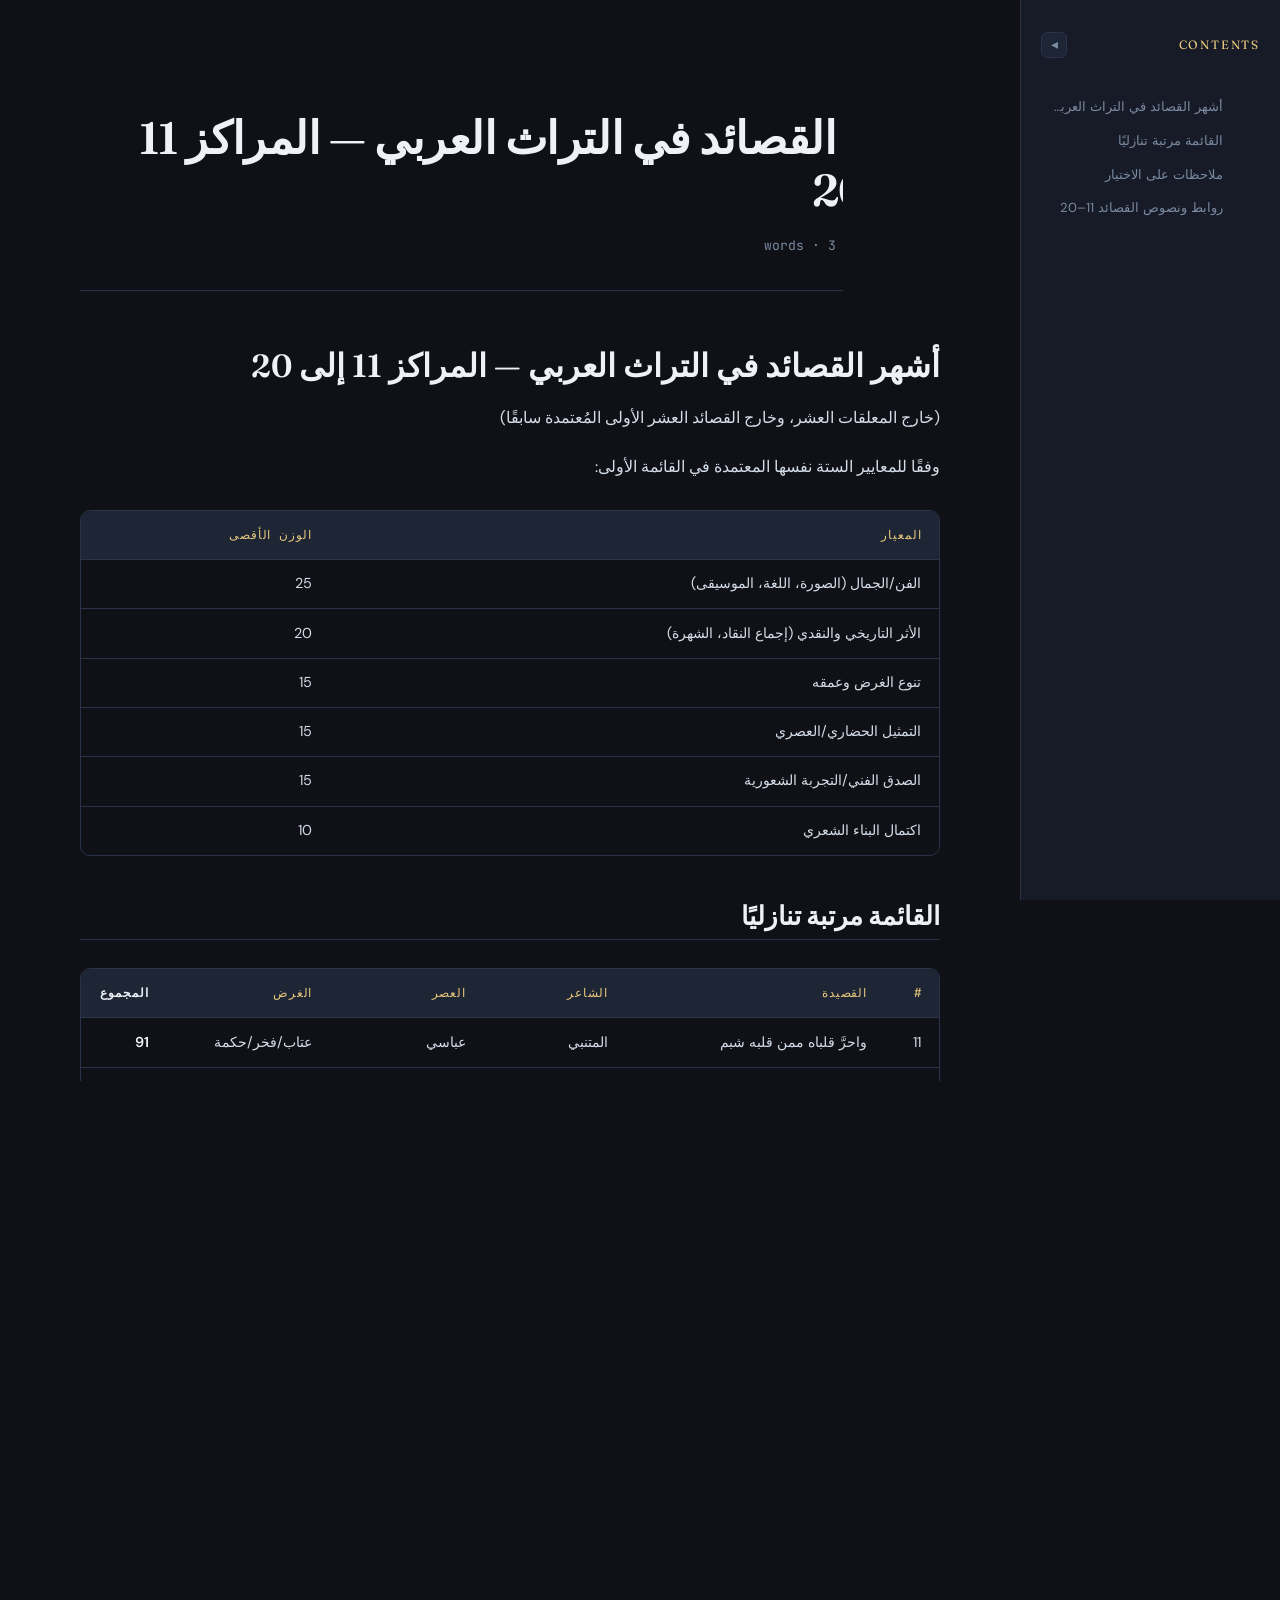
<file: FACT_CHECKED_11-20_TOP_POEMS.html>
<!DOCTYPE html>
<html lang="ar" dir="rtl">
<head>
  <meta charset="UTF-8" />
  <meta name="viewport" content="width=device-width, initial-scale=1.0" />
  <title>أشهر القصائد في التراث العربي — المراكز 11 إلى 20</title>

  <!-- Google Fonts -->
  <link rel="preconnect" href="https://fonts.googleapis.com" />
  <link rel="preconnect" href="https://fonts.gstatic.com" crossorigin />
  <link href="https://fonts.googleapis.com/css2?family=Fraunces:ital,opsz,wght@0,9..144,300;0,9..144,600;1,9..144,300&family=JetBrains+Mono:wght@400;500&family=DM+Sans:wght@400;500;600&display=swap" rel="stylesheet" />

  <style>
    /* ── Reset & base ──────────────────────────────────────── */
    *, *::before, *::after { box-sizing: border-box; margin: 0; padding: 0; }

    :root {
      /* Palette — dark editorial */
      --bg:          #0f1117;
      --surface:     #161b27;
      --surface2:    #1e2535;
      --border:      #2a3348;
      --accent:      #e8c87d;        /* warm gold */
      --accent2:     #6eb5ff;        /* sky blue for links / inline code */
      --text:        #d4dce8;
      --text-muted:  #7a8aa0;
      --text-strong: #eef2f8;

      /* Typography */
      --font-body:   'DM Sans', sans-serif;
      --font-head:   'Fraunces', Georgia, serif;
      --font-mono:   'JetBrains Mono', 'Fira Code', monospace;

      /* Layout */
      --content-max: 860px;
      --sidebar-w:   260px;
      --gap:         2rem;
    }

    html { scroll-behavior: smooth; }

    body {
      background: var(--bg);
      color: var(--text);
      font-family: var(--font-body);
      font-size: clamp(16px, 1.1vw, 18px);
      line-height: 1.8;
      text-align: right;
      -webkit-font-smoothing: antialiased;
      display: flex;
      min-height: 100vh;
    }

    /* ── Progress bar ──────────────────────────────────────── */
    #progress {
      position: fixed;
      top: 0; left: 0;
      height: 3px;
      width: 0%;
      background: linear-gradient(90deg, var(--accent), var(--accent2));
      z-index: 1000;
      transition: width 0.1s linear;
    }

    /* ── Sidebar TOC ───────────────────────────────────────── */
    #sidebar {
      position: fixed;
      top: 0;
      right: 0;
      width: var(--sidebar-w);
      height: 100vh;
      overflow-y: auto;
      background: var(--surface);
      border-left: 1px solid var(--border);
      padding: 2rem 1.25rem;
      display: flex;
      flex-direction: column;
      gap: 0.5rem;
      z-index: 100;
      scrollbar-width: thin;
      scrollbar-color: var(--border) transparent;
      transition: width 0.25s ease, padding 0.25s ease;
    }

    #sidebar-header {
      display: flex;
      align-items: center;
      justify-content: space-between;
      gap: 0.5rem;
      margin-bottom: 1rem;
    }

    #sidebar-title {
      font-family: var(--font-head);
      font-size: 0.75rem;
      letter-spacing: 0.15em;
      text-transform: uppercase;
      color: var(--accent);
      white-space: nowrap;
      overflow: hidden;
    }

    #sidebar-collapse-btn {
      flex-shrink: 0;
      width: 26px;
      height: 26px;
      display: flex;
      align-items: center;
      justify-content: center;
      background: var(--surface2);
      border: 1px solid var(--border);
      border-radius: 6px;
      color: var(--text-muted);
      cursor: pointer;
      font-size: 0.85rem;
      line-height: 1;
      transition: color 0.15s, border-color 0.15s, transform 0.25s ease;
    }
    #sidebar-collapse-btn:hover { color: var(--accent); border-color: var(--accent); }

    /* ── Collapsed sidebar state ───────────────────────────── */
    #sidebar.collapsed {
      width: 56px;
      padding: 2rem 0.85rem;
      overflow: hidden;
    }
    #sidebar.collapsed #sidebar-header { justify-content: center; }
    #sidebar.collapsed #sidebar-title,
    #sidebar.collapsed #toc { display: none; }
    #sidebar.collapsed #sidebar-collapse-btn { transform: rotate(180deg); }
    #sidebar.collapsed ~ #main {
      margin-right: 56px !important;
    }

    #toc { list-style: none; }
    #toc li { line-height: 1.4; }
    #toc a {
      display: block;
      padding: 0.25rem 0.5rem;
      font-size: 0.82rem;
      color: var(--text-muted);
      text-decoration: none;
      border-radius: 4px;
      transition: background 0.15s, color 0.15s;
      white-space: nowrap;
      overflow: hidden;
      text-overflow: ellipsis;
    }
    #toc a:hover, #toc a.active {
      background: var(--surface2);
      color: var(--text-strong);
    }
    #toc .toc-h2 { padding-right: 0.5rem; }
    #toc .toc-h3 { padding-right: 1.25rem; font-size: 0.77rem; }
    #toc .toc-h4 { padding-right: 2rem;   font-size: 0.73rem; color: var(--border); }

    /* ── Main content ──────────────────────────────────────── */
    #main {
      margin-right: var(--sidebar-w);
      flex: 1;
      display: flex;
      justify-content: center;
      padding: 4rem var(--gap) 6rem;
      transition: margin 0.25s ease;
    }

    article {
      width: 100%;
      max-width: var(--content-max);
    }

    /* ── Header strip ──────────────────────────────────────── */
    #doc-header {
      margin-bottom: 3.5rem;
      padding-bottom: 2rem;
      border-bottom: 1px solid var(--border);
      position: relative;
    }
    #doc-header::before {
      content: '';
      position: absolute;
      bottom: -1px;
      right: 0;
      width: 80px;
      height: 1px;
      background: var(--accent);
    }
    #doc-title {
      font-family: var(--font-head);
      font-size: clamp(2rem, 3.5vw, 3.2rem);
      font-weight: 600;
      color: var(--text-strong);
      line-height: 1.15;
      letter-spacing: -0.01em;
    }
    #doc-meta {
      margin-top: 0.6rem;
      font-size: 0.82rem;
      color: var(--text-muted);
      font-family: var(--font-mono);
    }

    /* ── Headings ──────────────────────────────────────────── */
    h1, h2, h3, h4, h5, h6 {
      font-family: var(--font-head);
      color: var(--text-strong);
      line-height: 1.2;
      font-weight: 600;
      scroll-margin-top: 2rem;
    }
    h1 { font-size: clamp(1.7rem, 2.5vw, 2.4rem); margin: 3rem 0 1.2rem; }
    h2 {
      font-size: clamp(1.35rem, 2vw, 1.85rem);
      margin: 2.8rem 0 1rem;
      padding-bottom: 0.5rem;
      border-bottom: 1px solid var(--border);
    }
    h3 { font-size: clamp(1.1rem, 1.5vw, 1.4rem); margin: 2.2rem 0 0.8rem; }
    h4 { font-size: 1.05rem; margin: 1.8rem 0 0.6rem; color: var(--accent); }
    h5, h6 { font-size: 0.95rem; margin: 1.5rem 0 0.5rem; font-weight: 500; }

    /* ── Paragraphs & text ─────────────────────────────────── */
    p { margin-bottom: 1.25rem; }
    strong { color: var(--text-strong); font-weight: 600; }
    em { font-style: italic; color: var(--accent); }
    del { color: var(--text-muted); }
    mark {
      background: rgba(232, 200, 125, 0.2);
      color: var(--accent);
      border-radius: 2px;
      padding: 0 3px;
    }

    /* ── Links ─────────────────────────────────────────────── */
    a {
      color: var(--accent2);
      text-decoration: none;
      border-bottom: 1px solid transparent;
      transition: border-color 0.15s;
    }
    a:hover { border-bottom-color: var(--accent2); }

    /* ── Lists ─────────────────────────────────────────────── */
    ul, ol {
      margin: 0.75rem 0 1.25rem;
      padding-right: 1.8rem;
    }
    li { margin-bottom: 0.4rem; }
    li > ul, li > ol { margin-bottom: 0; }
    ul li::marker { color: var(--accent); }
    ol li::marker { color: var(--accent); font-family: var(--font-mono); font-size: 0.85em; }

    /* ── Inline code ───────────────────────────────────────── */
    /* :not(pre) guard prevents this rule from bleeding into plain
       fenced blocks where <code> is a direct child of <pre>.      */
    :not(pre) > code:not([class]) {
      font-family: var(--font-mono);
      font-size: 0.85em;
      background: var(--surface2);
      color: var(--accent2);
      border: 1px solid var(--border);
      border-radius: 4px;
      padding: 0.15em 0.45em;
    }

    /* ── Code blocks (Pygments) ────────────────────────────── */
    .codehilite {
      background: #111827 !important;
      border: 1px solid var(--border);
      border-radius: 10px;
      overflow: hidden;
      margin: 1.75rem 0;
      position: relative;
      box-shadow: 0 4px 24px rgba(0,0,0,0.4);
    }

    .code-wrap {
      position: relative;
    }

    .code-lang {
      position: absolute;
      top: 0;
      right: 0;
      font-family: var(--font-mono);
      font-size: 0.7rem;
      letter-spacing: 0.08em;
      text-transform: uppercase;
      color: var(--text-muted);
      padding: 0.5rem 1rem;
      background: rgba(255,255,255,0.03);
      border-bottom: 1px solid var(--border);
      border-left: 1px solid var(--border);
      border-bottom-left-radius: 6px;
      user-select: none;
    }

    .copy-btn {
      position: absolute;
      top: 0.5rem;
      left: 0.75rem;
      background: var(--surface2);
      border: 1px solid var(--border);
      color: var(--text-muted);
      font-family: var(--font-mono);
      font-size: 0.72rem;
      padding: 0.25rem 0.65rem;
      border-radius: 4px;
      cursor: pointer;
      transition: background 0.15s, color 0.15s;
      z-index: 2;
    }
    .copy-btn:hover { background: var(--border); color: var(--text-strong); }
    .copy-btn.copied { color: #7dffaa; border-color: #7dffaa44; }

    .codehilite pre {
      margin: 0 !important;
      padding: 2.8rem 1.5rem 1.5rem !important;
      font-family: var(--font-mono) !important;
      font-size: clamp(0.78rem, 0.9vw, 0.88rem) !important;
      line-height: 1.7 !important;
      overflow-x: auto;
      tab-size: 4;
    }

    /* ── Plain fenced blocks / Prose blocks ───────────────── */
        /* ── Plain fenced blocks (no lang tag) ────────────────────
       Default monospace treatment when --prose is NOT active.
    ─────────────────────────────────────────────────────────── */
    pre:not(.codehilite pre) {
      background: #111827;
      border: 1px solid var(--border);
      border-radius: 10px;
      padding: 1.5rem;
      overflow-x: auto;
      font-family: var(--font-mono);
      font-size: 0.86rem;
      line-height: 1.7;
      margin: 1.75rem 0;
    }

    /* ── Blockquotes ───────────────────────────────────────── */
    blockquote {
      border-right: 3px solid var(--accent);
      margin: 1.5rem 0;
      padding: 1rem 1.5rem;
      background: var(--surface2);
      border-radius: 0 8px 8px 0;
      color: var(--text-muted);
      font-style: italic;
    }
    blockquote p { margin-bottom: 0; }

    /* ── Tables ────────────────────────────────────────────── */
    .table-wrap { overflow-x: auto; margin: 1.75rem 0; border-radius: 10px; border: 1px solid var(--border); }
    table {
      width: 100%;
      border-collapse: collapse;
      font-size: 0.9rem;
    }
    thead {
      background: var(--surface2);
    }
    th {
      font-family: var(--font-mono);
      font-size: 0.78rem;
      letter-spacing: 0.07em;
      text-transform: uppercase;
      color: var(--accent);
      padding: 0.8rem 1.1rem;
      text-align: right;
      border-bottom: 1px solid var(--border);
      font-weight: 500;
    }
    td {
      padding: 0.7rem 1.1rem;
      border-bottom: 1px solid var(--border);
      vertical-align: top;
    }
    tr:last-child td { border-bottom: none; }
    tr:hover td { background: rgba(255,255,255,0.02); }

    /* ── Horizontal rule ───────────────────────────────────── */
    hr {
      border: none;
      height: 1px;
      background: linear-gradient(90deg, var(--accent), transparent);
      margin: 2.5rem 0;
    }

    /* ── Task lists ────────────────────────────────────────── */
    .task-list-item input[type="checkbox"] {
      accent-color: var(--accent);
      margin-left: 0.5rem;
    }

    /* ── Images ────────────────────────────────────────────── */
    img {
      max-width: 100%;
      border-radius: 8px;
      border: 1px solid var(--border);
      display: block;
      margin: 1.5rem auto;
    }

    /* ── Footnotes ─────────────────────────────────────────── */
    .footnote {
      border-top: 1px solid var(--border);
      margin-top: 3rem;
      padding-top: 1rem;
      font-size: 0.82rem;
      color: var(--text-muted);
    }

    /* ── Back to top ───────────────────────────────────────── */
    #back-top {
      position: fixed;
      bottom: 2rem;
      left: 2rem;
      width: 40px;
      height: 40px;
      background: var(--surface2);
      border: 1px solid var(--border);
      border-radius: 50%;
      display: flex;
      align-items: center;
      justify-content: center;
      color: var(--text-muted);
      text-decoration: none;
      font-size: 1.1rem;
      opacity: 0;
      transform: translateY(8px);
      transition: opacity 0.2s, transform 0.2s, color 0.15s;
      z-index: 200;
    }
    #back-top.visible { opacity: 1; transform: translateY(0); }
    #back-top:hover { color: var(--accent); border-color: var(--accent); }

    /* ── Home button ────────────────────────────────────────── */
    #home-btn {
      position: fixed;
      bottom: 5.5rem;
      left: 2rem;
      width: 40px;
      height: 40px;
      background: var(--surface2);
      border: 1px solid var(--border);
      border-radius: 50%;
      display: flex;
      align-items: center;
      justify-content: center;
      color: var(--text-muted);
      text-decoration: none;
      font-size: 1.1rem;
      opacity: 1;
      transition: color 0.15s, border-color 0.15s;
      z-index: 200;
    }
    #home-btn:hover { color: var(--accent); border-color: var(--accent); }

    /* ── Sidebar toggle (hidden on wide screens) ───────────── */
    #sidebar-toggle {
      display: none;
      position: fixed;
      bottom: 2rem;
      right: 1rem;
      z-index: 300;
      background: var(--surface2);
      border: 1px solid var(--border);
      border-radius: 6px;
      padding: 0.4rem 0.75rem;
      color: var(--text-muted);
      font-size: 0.8rem;
      font-family: var(--font-mono);
      cursor: pointer;
    }

    /* ── Scrollbar ─────────────────────────────────────────── */
    ::-webkit-scrollbar { width: 6px; height: 6px; }
    ::-webkit-scrollbar-track { background: transparent; }
    ::-webkit-scrollbar-thumb { background: var(--border); border-radius: 3px; }

    /* ── Animations ────────────────────────────────────────── */
    @keyframes fadeUp {
      from { opacity: 0; transform: translateY(14px); }
      to   { opacity: 1; transform: translateY(0);    }
    }
    article { animation: fadeUp 0.45s ease both; }

    /* ── Responsive ────────────────────────────────────────── */
    @media (max-width: 1100px) {
      :root { --sidebar-w: 220px; }
    }
    @media (max-width: 820px) {
      #sidebar { transform: translateX(100%); transition: transform 0.25s; }
      #sidebar.open { transform: translateX(0); }
      #sidebar.collapsed { width: var(--sidebar-w); padding: 2rem 1.25rem; }
      #sidebar.collapsed #sidebar-title,
      #sidebar.collapsed #toc { display: block; }
      #sidebar.collapsed #sidebar-collapse-btn { transform: none; }
      #sidebar.collapsed ~ #main { margin-right: 0 !important; }
      #main { margin-right: 0 !important; }
      #sidebar-toggle { display: block; }
      #sidebar-collapse-btn { display: none; }
    }

    /* ── Pygments injected ─────────────────────────────────── */
    pre { line-height: 125%; }
td.linenos .normal { color: inherit; background-color: transparent; padding-left: 5px; padding-right: 5px; }
span.linenos { color: inherit; background-color: transparent; padding-left: 5px; padding-right: 5px; }
td.linenos .special { color: #000000; background-color: #ffffc0; padding-left: 5px; padding-right: 5px; }
span.linenos.special { color: #000000; background-color: #ffffc0; padding-left: 5px; padding-right: 5px; }
.codehilite .hll { background-color: #ffffcc }
.codehilite { background: #282C34; color: #ABB2BF }
.codehilite .c { color: #7F848E } /* Comment */
.codehilite .err { color: #ABB2BF } /* Error */
.codehilite .esc { color: #ABB2BF } /* Escape */
.codehilite .g { color: #ABB2BF } /* Generic */
.codehilite .k { color: #C678DD } /* Keyword */
.codehilite .l { color: #ABB2BF } /* Literal */
.codehilite .n { color: #E06C75 } /* Name */
.codehilite .o { color: #56B6C2 } /* Operator */
.codehilite .x { color: #ABB2BF } /* Other */
.codehilite .p { color: #ABB2BF } /* Punctuation */
.codehilite .ch { color: #7F848E } /* Comment.Hashbang */
.codehilite .cm { color: #7F848E } /* Comment.Multiline */
.codehilite .cp { color: #7F848E } /* Comment.Preproc */
.codehilite .cpf { color: #7F848E } /* Comment.PreprocFile */
.codehilite .c1 { color: #7F848E } /* Comment.Single */
.codehilite .cs { color: #7F848E } /* Comment.Special */
.codehilite .gd { color: #ABB2BF } /* Generic.Deleted */
.codehilite .ge { color: #ABB2BF } /* Generic.Emph */
.codehilite .ges { color: #ABB2BF } /* Generic.EmphStrong */
.codehilite .gr { color: #ABB2BF } /* Generic.Error */
.codehilite .gh { color: #ABB2BF } /* Generic.Heading */
.codehilite .gi { color: #ABB2BF } /* Generic.Inserted */
.codehilite .go { color: #ABB2BF } /* Generic.Output */
.codehilite .gp { color: #ABB2BF } /* Generic.Prompt */
.codehilite .gs { color: #ABB2BF } /* Generic.Strong */
.codehilite .gu { color: #ABB2BF } /* Generic.Subheading */
.codehilite .gt { color: #ABB2BF } /* Generic.Traceback */
.codehilite .kc { color: #E5C07B } /* Keyword.Constant */
.codehilite .kd { color: #C678DD } /* Keyword.Declaration */
.codehilite .kn { color: #C678DD } /* Keyword.Namespace */
.codehilite .kp { color: #C678DD } /* Keyword.Pseudo */
.codehilite .kr { color: #C678DD } /* Keyword.Reserved */
.codehilite .kt { color: #E5C07B } /* Keyword.Type */
.codehilite .ld { color: #ABB2BF } /* Literal.Date */
.codehilite .m { color: #D19A66 } /* Literal.Number */
.codehilite .s { color: #98C379 } /* Literal.String */
.codehilite .na { color: #E06C75 } /* Name.Attribute */
.codehilite .nb { color: #E5C07B } /* Name.Builtin */
.codehilite .nc { color: #E5C07B } /* Name.Class */
.codehilite .no { color: #E06C75 } /* Name.Constant */
.codehilite .nd { color: #61AFEF } /* Name.Decorator */
.codehilite .ni { color: #E06C75 } /* Name.Entity */
.codehilite .ne { color: #E06C75 } /* Name.Exception */
.codehilite .nf { color: #61AFEF; font-weight: bold } /* Name.Function */
.codehilite .nl { color: #E06C75 } /* Name.Label */
.codehilite .nn { color: #E06C75 } /* Name.Namespace */
.codehilite .nx { color: #E06C75 } /* Name.Other */
.codehilite .py { color: #E06C75 } /* Name.Property */
.codehilite .nt { color: #E06C75 } /* Name.Tag */
.codehilite .nv { color: #E06C75 } /* Name.Variable */
.codehilite .ow { color: #56B6C2 } /* Operator.Word */
.codehilite .pm { color: #ABB2BF } /* Punctuation.Marker */
.codehilite .w { color: #ABB2BF } /* Text.Whitespace */
.codehilite .mb { color: #D19A66 } /* Literal.Number.Bin */
.codehilite .mf { color: #D19A66 } /* Literal.Number.Float */
.codehilite .mh { color: #D19A66 } /* Literal.Number.Hex */
.codehilite .mi { color: #D19A66 } /* Literal.Number.Integer */
.codehilite .mo { color: #D19A66 } /* Literal.Number.Oct */
.codehilite .sa { color: #98C379 } /* Literal.String.Affix */
.codehilite .sb { color: #98C379 } /* Literal.String.Backtick */
.codehilite .sc { color: #98C379 } /* Literal.String.Char */
.codehilite .dl { color: #98C379 } /* Literal.String.Delimiter */
.codehilite .sd { color: #98C379 } /* Literal.String.Doc */
.codehilite .s2 { color: #98C379 } /* Literal.String.Double */
.codehilite .se { color: #98C379 } /* Literal.String.Escape */
.codehilite .sh { color: #98C379 } /* Literal.String.Heredoc */
.codehilite .si { color: #98C379 } /* Literal.String.Interpol */
.codehilite .sx { color: #98C379 } /* Literal.String.Other */
.codehilite .sr { color: #98C379 } /* Literal.String.Regex */
.codehilite .s1 { color: #98C379 } /* Literal.String.Single */
.codehilite .ss { color: #98C379 } /* Literal.String.Symbol */
.codehilite .bp { color: #E5C07B } /* Name.Builtin.Pseudo */
.codehilite .fm { color: #56B6C2; font-weight: bold } /* Name.Function.Magic */
.codehilite .vc { color: #E06C75 } /* Name.Variable.Class */
.codehilite .vg { color: #E06C75 } /* Name.Variable.Global */
.codehilite .vi { color: #E06C75 } /* Name.Variable.Instance */
.codehilite .vm { color: #E06C75 } /* Name.Variable.Magic */
.codehilite .il { color: #D19A66 } /* Literal.Number.Integer.Long */


  </style>
</head>
<body>

<div id="progress"></div>

<!-- Sidebar -->
<nav id="sidebar" aria-label="Table of contents">
  <div id="sidebar-header">
    <div id="sidebar-title">Contents</div>
    <button id="sidebar-collapse-btn" aria-label="Collapse sidebar" title="Collapse sidebar">◂</button>
  </div>
  <ul id="toc"></ul>
</nav>

<button id="sidebar-toggle" aria-label="Toggle sidebar">☰ TOC</button>

<!-- Main -->
<div id="main">
  <article>
    <header id="doc-header">
      <h1 id="doc-title">أشهر القصائد في التراث العربي — المراكز 11 إلى 20</h1>
      <div id="doc-meta"></div>
    </header>

    <h1 id="11-20">أشهر القصائد في التراث العربي — المراكز 11 إلى 20</h1>
<p>(خارج المعلقات العشر، وخارج القصائد العشر الأولى المُعتمدة سابقًا)</p>
<p>وفقًا للمعايير الستة نفسها المعتمدة في القائمة الأولى:</p>
<table>
<thead>
<tr>
<th>المعيار</th>
<th>الوزن الأقصى</th>
</tr>
</thead>
<tbody>
<tr>
<td>الفن/الجمال (الصورة، اللغة، الموسيقى)</td>
<td>25</td>
</tr>
<tr>
<td>الأثر التاريخي والنقدي (إجماع النقاد، الشهرة)</td>
<td>20</td>
</tr>
<tr>
<td>تنوع الغرض وعمقه</td>
<td>15</td>
</tr>
<tr>
<td>التمثيل الحضاري/العصري</td>
<td>15</td>
</tr>
<tr>
<td>الصدق الفني/التجربة الشعورية</td>
<td>15</td>
</tr>
<tr>
<td>اكتمال البناء الشعري</td>
<td>10</td>
</tr>
</tbody>
</table>
<h2 id="_1">القائمة مرتبة تنازليًا</h2>
<table>
<thead>
<tr>
<th>#</th>
<th>القصيدة</th>
<th>الشاعر</th>
<th>العصر</th>
<th>الغرض</th>
<th><strong>المجموع</strong></th>
</tr>
</thead>
<tbody>
<tr>
<td>11</td>
<td>واحرَّ قلباه ممن قلبه شبم</td>
<td>المتنبي</td>
<td>عباسي</td>
<td>عتاب/فخر/حكمة</td>
<td><strong>91</strong></td>
</tr>
<tr>
<td>12</td>
<td>على قدر أهل العزم تأتي العزائم</td>
<td>المتنبي</td>
<td>عباسي</td>
<td>مدح/فخر/حماسة</td>
<td><strong>90</strong></td>
</tr>
<tr>
<td>13</td>
<td>مدارس آيات خلت من تلاوة</td>
<td>دعبل الخزاعي</td>
<td>عباسي</td>
<td>رثاء/سياسة/مظلومية</td>
<td><strong>89</strong></td>
</tr>
<tr>
<td>14</td>
<td>إني ذكرتك بالزهراء مشتاقًا</td>
<td>ابن زيدون</td>
<td>أندلسي</td>
<td>غزل/حنين/وصف</td>
<td><strong>88</strong></td>
</tr>
<tr>
<td>15</td>
<td>فيما مضى كنت بالأعياد مسرورًا</td>
<td>المعتمد بن عباد</td>
<td>أندلسي</td>
<td>رثاء/حنين/أسر</td>
<td><strong>86</strong></td>
</tr>
<tr>
<td>16</td>
<td>لا تعذليه فإن العذل يولعه</td>
<td>ابن زريق البغدادي</td>
<td>عباسي/أندلسي</td>
<td>فراق/غربة/حنين</td>
<td><strong>85</strong></td>
</tr>
<tr>
<td>17</td>
<td>يا من يرى ما في الضمير ويسمع</td>
<td>أبو زيد السهيلي</td>
<td>أندلسي</td>
<td>تضرع/دعاء/زهد</td>
<td><strong>84</strong></td>
</tr>
<tr>
<td>18</td>
<td>بعيشك هل تدري أهوج الجنائب (الجبل)</td>
<td>ابن خفاجة</td>
<td>أندلسي</td>
<td>وصف/تأمل فلسفي</td>
<td><strong>84</strong></td>
</tr>
<tr>
<td>19</td>
<td>لعمرك ما ضاقت بلاد بأهلها</td>
<td>عمرو بن الأهتم</td>
<td>جاهلي</td>
<td>حكمة/كرم/فخر</td>
<td><strong>83</strong></td>
</tr>
<tr>
<td>20</td>
<td>ألا ليت شعري هل أبيتن ليلة</td>
<td>مالك بن الريب</td>
<td>أموي (صدر الإسلام)</td>
<td>رثاء الذات/حنين</td>
<td><strong>82</strong></td>
</tr>
</tbody>
</table>
<h2 id="_2">ملاحظات على الاختيار</h2>
<ul>
<li>استمرت <strong>الثنائية العباسية العليا</strong> (المتنبي) في المركزين 11 و12 لأن القصيدتين تحققان درجات استثنائية في <strong>الفن والبناء وتنوع الغرض</strong>.</li>
<li>ارتفع <strong>المعتمد بن عباد وابن زريق البغدادي</strong> بسبب <strong>الصدق الشعوري والتمثيل الحضاري الأندلسي</strong>.</li>
<li>أُدرجت <strong>مرثية مالك بن الريب</strong> (ألا ليت شعري) لتمثيلها الفريد لرثاء الذات في لحظة الاحتضار، وهي من أعمق تجارب الصدق الفني في الشعر العربي القديم.</li>
<li>أُدرجت قصيدة <strong>عمرو بن الأهتم</strong> الجاهلية لتوسيع التمثيل الزمني للقائمة نحو العصر الجاهلي، ولشهرة بيتها الحكمي الذي تجاوز حدود قصيدته الأصلية.</li>
<li>أُدرجت قصيدة <strong>أبي زيد السهيلي</strong> الأندلسي في التضرع والدعاء لتمثيل غرض الزهد والابتهال الذي لم يكن حاضرًا بقوة في القائمة الأولى.</li>
</ul>
<hr>
<h2 id="1120">روابط ونصوص القصائد 11–20</h2>
<ol>
<li>
<p><strong>واحرَّ قلباه ممن قلبه شبم – المتنبي</strong><br>
   - <a href="https://ar.wikisource.org/wiki/%D9%88%D8%A7_%D8%AD%D8%B1_%D9%82%D9%84%D8%A8%D8%A7%D9%87_%D9%85%D9%85%D9%86_%D9%82%D9%84%D8%A8%D9%87_%D8%B4%D8%A8%D9%85">وا حر قلباه ممن قلبه شبم - ويكي مصدر</a> (نص كامل).<br>
   - <a href="https://www.aldiwan.net/poem10521.html">واحر قلباه ممن قلبه شبم - موقع الديوان</a>.</p>
</li>
<li>
<p><strong>على قدر أهل العزم تأتي العزائم – المتنبي</strong><br>
   - <a href="https://ar.wikisource.org/wiki/%D8%B9%D9%84%D9%89_%D9%82%D8%AF%D8%B1_%D8%A3%D9%87%D9%84_%D8%A7%D9%84%D8%B9%D8%B2%D9%85_%D8%AA%D8%A3%D8%AA%D9%8A_%D8%A7%D9%84%D8%B9%D8%B2%D8%A7%D8%A6%D9%85">على قدر أهل العزم تأتي العزائم - ويكي مصدر</a> (نص كامل).<br>
   - <a href="https://www.aldiwan.net/poem10524.html">على قدر أهل العزم - موقع الديوان</a>.</p>
</li>
<li>
<p><strong>مدارس آيات خلت من تلاوة – دعبل الخزاعي</strong><br>
   - <a href="https://www.aldiwan.net/poem28547.html">مدارس آيات خلت من تلاوة - موقع الديوان</a>.<br>
   - <a href="https://www.shoaraa.com/poem_print-5779.html">مدارس آيات خلت من تلاوة - موقع شعراء (نص محقق مع رواية إنشادها أمام الإمام الرضا)</a>.</p>
</li>
<li>
<p><strong>إني ذكرتك بالزهراء مشتاقًا – ابن زيدون</strong><br>
   - <a href="https://ar.wikisource.org/wiki/%D8%A5%D9%86%D9%91%D9%8A_%D8%B0%D9%83%D8%B1%D9%92%D8%AA%D9%8F%D9%83%D9%90_%D8%A8%D8%A7%D9%84%D8%B2%D9%91%D9%87%D8%B1%D8%A7%D8%A1_%D9%85%D8%B4%D8%AA%D8%A7%D9%82%D8%A7">إني ذكرتك بالزهراء مشتاقا - ويكي مصدر</a> (نص كامل).<br>
   - <a href="https://www.aldiwan.net/poem11858.html">إني ذكرتك بازهراء مشتاقا - موقع الديوان</a>.<br>
   - <a href="https://poetsgate.com/poem.php?pm=814">اني ذكرتك بالزهراء مشتاقا - بوابة الشعراء</a>.</p>
</li>
<li>
<p><strong>فيما مضى كنت بالأعياد مسرورًا – المعتمد بن عباد</strong><br>
   - <a href="https://ar.wikisource.org/wiki/%D8%B4%D8%B9%D8%B1_%D8%A7%D9%84%D9%85%D8%B9%D8%AA%D9%85%D8%AF_%D8%A8%D9%86_%D8%B9%D8%A8%D8%A7%D8%AF">شعر المعتمد بن عباد - ويكي مصدر</a> (نص كامل).<br>
   - <a href="https://www.aldiwan.net/poem14212.html">فيما مضى كنت بالأعياد مسرورا - موقع الديوان</a>.<br>
   - <a href="https://poetsgate.com/poem.php?pm=1465">فيما مضى كنت بالأعياد مسرورا - بوابة الشعراء</a>.</p>
</li>
<li>
<p><strong>لا تعذليه فإن العذل يولعه – ابن زريق البغدادي</strong><br>
   - <a href="https://ar.wikisource.org/wiki/%D9%84%D8%A7_%D8%AA%D8%B9%D8%B0%D9%84%D9%8A%D9%87_%D9%81%D8%A5%D9%86_%D8%A7%D9%84%D8%B9%D8%B0%D9%84_%D9%8A%D9%88%D9%84%D8%B9%D9%87">لا تعذليه فإن العذل يولعه - ويكي مصدر</a> (نص كامل).<br>
   - <a href="https://www.aldiwan.net/poem13279.html">لا تعذليه فإن العذل يولعه - موقع الديوان</a>.<br>
   - <a href="https://poetsgate.com/poem.php?pm=15018">لا تعذليه فان العذل يولعه - بوابة الشعراء (مع قصة القصيدة)</a>.</p>
</li>
<li>
<p><strong>يا من يرى ما في الضمير ويسمع – أبو زيد السهيلي</strong><br>
   - <a href="https://poetsgate.com/poem.php?pm=227163">يا من يرى ما في الضمير ويسمع - بوابة الشعراء</a>.<br>
   - <a href="https://xn--igbhe1a7h.com/wiki/%D9%8A%D8%A7_%D9%85%D9%86_%D9%8A%D8%B1%D9%89_%D9%85%D8%A7_%D9%81%D9%8A_%D8%A7%D9%84%D8%B6%D9%85%D9%8A%D8%B1_%D9%88%D9%8A%D8%B3%D9%85%D8%B9">قصيدة يا من يرى ما في الضمير ويسمع - موسوعة الأدب العربي</a>.</p>
</li>
<li>
<p><strong>بعيشك هل تدري أهوج الجنائب (قصيدة الجبل) – ابن خفاجة</strong><br>
   - <a href="https://www.aldiwan.net/poem12863.html">بعيشك هل تدري أهوج الجنائب - موقع الديوان</a> (نص كامل).<br>
   - <a href="https://poems.adabworld.com/%D9%82%D8%B5%D8%A7%D8%A6%D8%AF/%D8%A7%D9%84%D8%B9%D8%B5%D8%B1-%D8%A7%D9%84%D8%A3%D9%86%D8%AF%D9%84%D8%B3%D9%8A/%D8%A7%D8%A8%D9%86-%D8%AE%D9%81%D8%A7%D8%AC%D8%A9/%D8%A8%D8%B9%D9%8A%D8%B4%D9%83-%D9%87%D9%84-%D8%AA%D8%AF%D8%B1%D9%8A-%D8%A3%D9%87%D9%88%D8%AC-%D8%A7%D9%84%D8%AC%D9%86%D8%A7%D8%A6%D8%A8/">قصيدة بعيشك هل تدري أهوج الجنائب - عالم الأدب (مع شرح المعاني)</a>.</p>
</li>
<li>
<p><strong>لعمرك ما ضاقت بلاد بأهلها – عمرو بن الأهتم</strong><br>
   - <a href="https://www.aldiwan.net/poem86481.html">ألا طرقت أسماء وهي طروق (القصيدة الكاملة التي منها البيت) - موقع الديوان</a>.</p>
</li>
<li>
<p><strong>ألا ليت شعري هل أبيتن ليلة – مالك بن الريب</strong></p>
<ul>
<li><a href="https://www.aldiwan.net/poem80856.html">ألا ليت شعري هل أبيتن ليلة - موقع الديوان</a> (نص كامل).</li>
<li><a href="https://poetry.dct.gov.ae/poems/28285-%D8%A3%D9%84%D8%A7-%D9%84%D9%8A%D8%AA-%D8%B4%D8%B9%D8%B1%D9%8A-%D9%87%D9%84-%D8%A3%D8%A8%D9%8A%D8%AA%D9%86-%D9%84%D9%8A%D9%84%D8%A9">ألا ليت شعري هل أبيتن ليلة - الموسوعة الشعرية، دار الثقافة الإماراتية (مع ترجمة الشاعر وسياق نظمها)</a>.</li>
</ul>
</li>
</ol>
<hr>
<p>ملاحظات عامة:</p>
<ul>
<li>ويكي مصدر (ar.wikisource.org) هو المرجع المباشر الموثوق للنصوص الكاملة عند توفرها.</li>
<li>موقع الديوان (aldiwan.net) وبوابة الشعراء (poetsgate.com) اعتُمدا كمصدرين تكميليين موثوقين لضبط النصوص عند غياب النسخة على ويكي مصدر.</li>
<li>صياغة الرابط بالشكل <code>[النص](الرابط)</code> تحمي الرابط من التداخل مع النصوص الشارحة المجاورة له.</li>
</ul>
  </article>
</div>


<a id="back-top" href="#" title="Back to top" aria-label="Back to top">↑</a>

<script>
(function () {
  // ── Reading progress ──────────────────────────────────────
  const bar = document.getElementById('progress');
  window.addEventListener('scroll', () => {
    const h = document.documentElement;
    const pct = (h.scrollTop / (h.scrollHeight - h.clientHeight)) * 100;
    bar.style.width = pct + '%';
  }, { passive: true });


// ── Build TOC from headings ───────────────────────────────
  const article = document.querySelector('article');
  const toc     = document.getElementById('toc');
  const headings = article.querySelectorAll('h1,h2,h3,h4');
  let idx = 0;

  headings.forEach(h => {
    if (h.id === 'doc-title') return;
    if (!h.id) { h.id = 'heading-' + (idx++); }
    const li  = document.createElement('li');
    const a   = document.createElement('a');
    a.href    = '#' + h.id;
    a.textContent = h.textContent;
    a.className   = 'toc-' + h.tagName.toLowerCase();
    
    // Add native tooltip only if the text is truncated
    a.addEventListener('mouseenter', function() {
      if (this.scrollWidth > this.clientWidth) {
        this.title = this.textContent;
      } else {
        this.removeAttribute('title');
      }
    });

    li.appendChild(a);
    toc.appendChild(li);
  });

  // ── Active TOC highlight on scroll ───────────────────────
  const tocLinks = toc.querySelectorAll('a');
  const observer = new IntersectionObserver(entries => {
    entries.forEach(e => {
      const link = toc.querySelector('a[href="#' + e.target.id + '"]');
      if (link) link.classList.toggle('active', e.isIntersecting);
    });
  }, { rootMargin: '-10% 0px -80% 0px' });
  headings.forEach(h => { if (h.id !== 'doc-title') observer.observe(h); });

  // ── Back-to-top visibility ────────────────────────────────
  const btt = document.getElementById('back-top');
  window.addEventListener('scroll', () => {
    btt.classList.toggle('visible', window.scrollY > 300);
  }, { passive: true });
  btt.addEventListener('click', e => {
    e.preventDefault();
    window.scrollTo({ top: 0, behavior: 'smooth' });
  });

  // ── Sidebar toggle (mobile) ───────────────────────────────
  document.getElementById('sidebar-toggle').addEventListener('click', () => {
    document.getElementById('sidebar').classList.toggle('open');
  });

  // ── Sidebar collapse (desktop) ────────────────────────────
  const collapseBtn = document.getElementById('sidebar-collapse-btn');
  if (collapseBtn) {
    collapseBtn.addEventListener('click', () => {
      document.getElementById('sidebar').classList.toggle('collapsed');
    });
  }

// ── Copy buttons on code blocks & prose blocks ────────────
  document.querySelectorAll('.codehilite, pre:not(.codehilite pre)').forEach(block => {
    const btn  = document.createElement('button');
    btn.className   = 'copy-btn';
    btn.textContent = 'Copy';
    btn.setAttribute('aria-label', 'Copy text');
    block.style.position = 'relative';
    block.prepend(btn);
    
    btn.addEventListener('click', () => {
      // Find the actual pre element (it might be the block itself, or inside it)
      const pre = block.tagName === 'PRE' ? block : block.querySelector('pre');
      if (!pre) return;
      
      // Clone the node so we can remove the button from the copied text
      const clone = pre.cloneNode(true);
      const btnInClone = clone.querySelector('.copy-btn');
      if (btnInClone) btnInClone.remove();
      
      navigator.clipboard.writeText(clone.innerText).then(() => {
        btn.textContent = '✓ Copied';
        btn.classList.add('copied');
        setTimeout(() => { btn.textContent = 'Copy'; btn.classList.remove('copied'); }, 2000);
      });
    });
  });

  
  // ── Wrap tables for horizontal scroll ────────────────────
  document.querySelectorAll('article table').forEach(t => {
    const w = document.createElement('div');
    w.className = 'table-wrap';
    t.parentNode.insertBefore(w, t);
    w.appendChild(t);
  });

  // ── Doc meta (word count + read time) ────────────────────
  const words = article.innerText.trim().split(/\s+/).length;
  const mins  = Math.max(1, Math.round(words / 200));
  const meta  = document.getElementById('doc-meta');
  if (meta) meta.textContent = words.toLocaleString() + ' words · ' + mins + ' min read';
})();
</script>

</body>
</html>
</file>
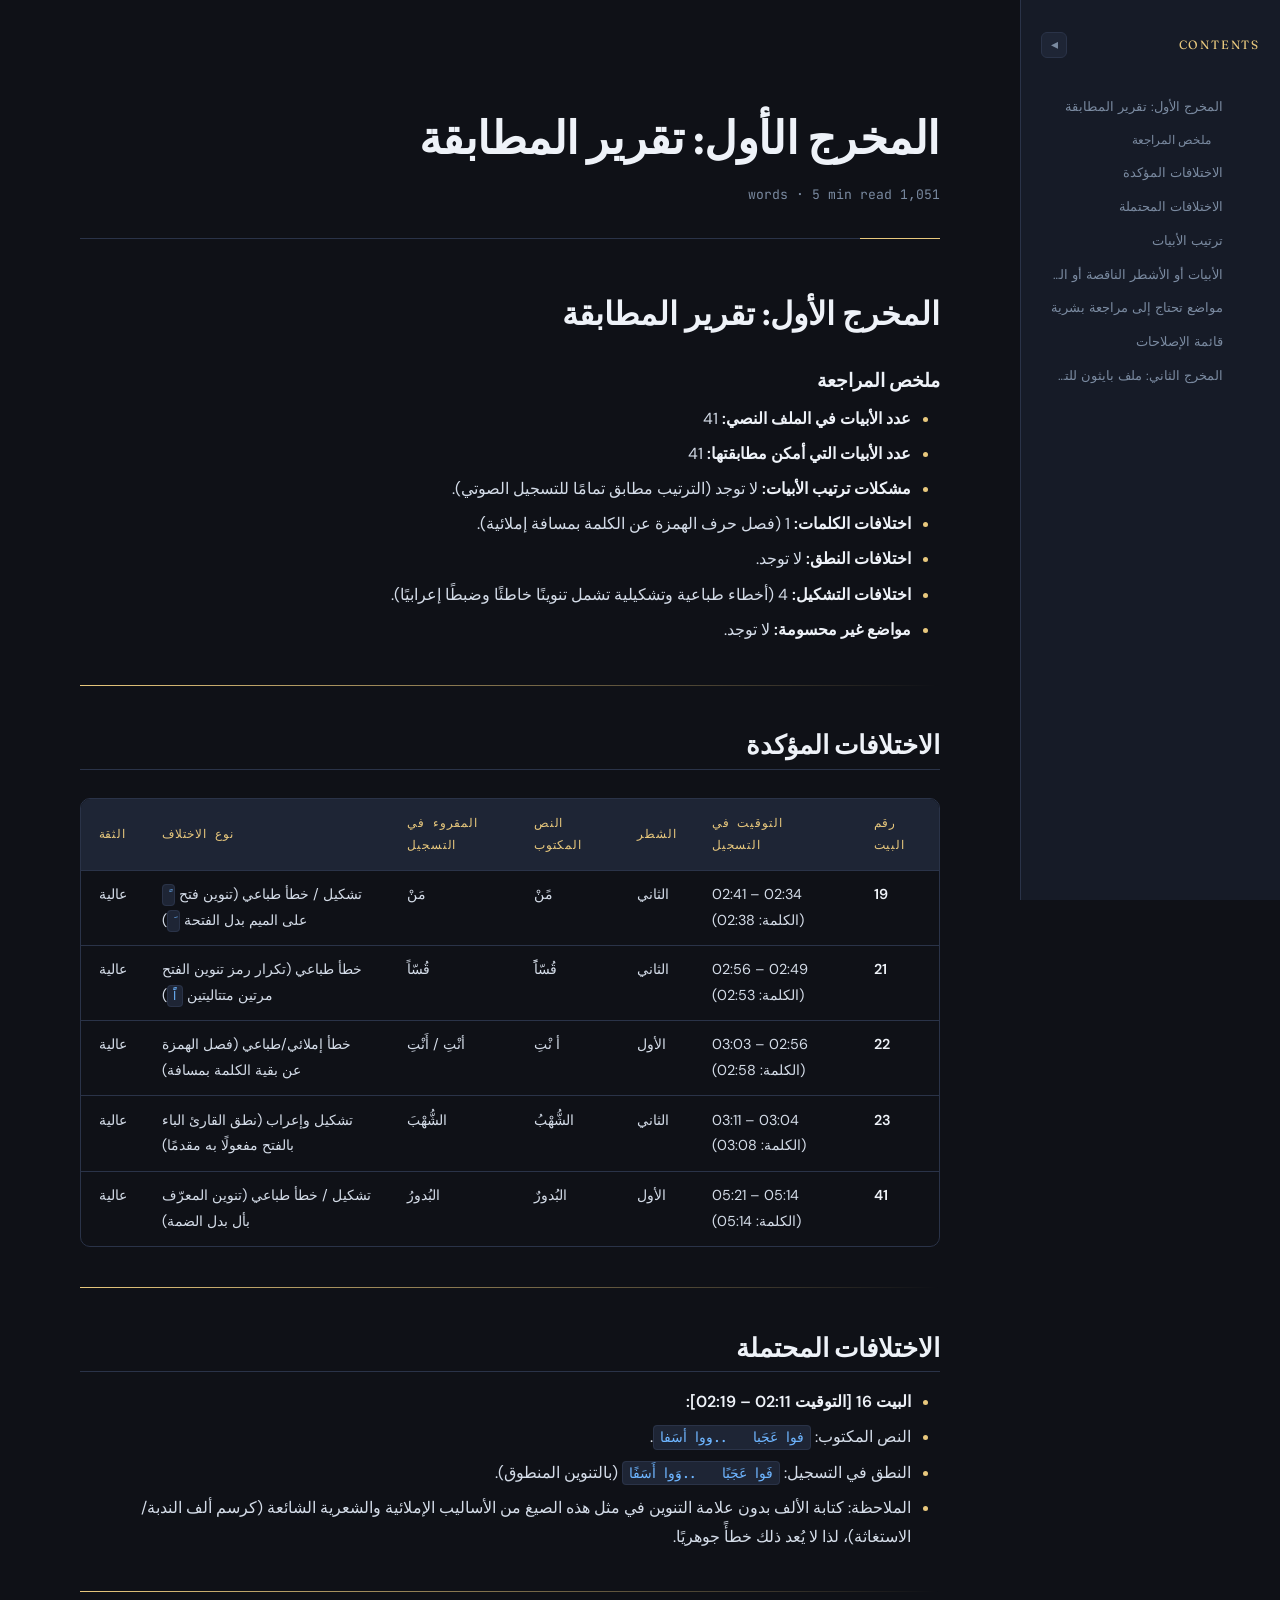
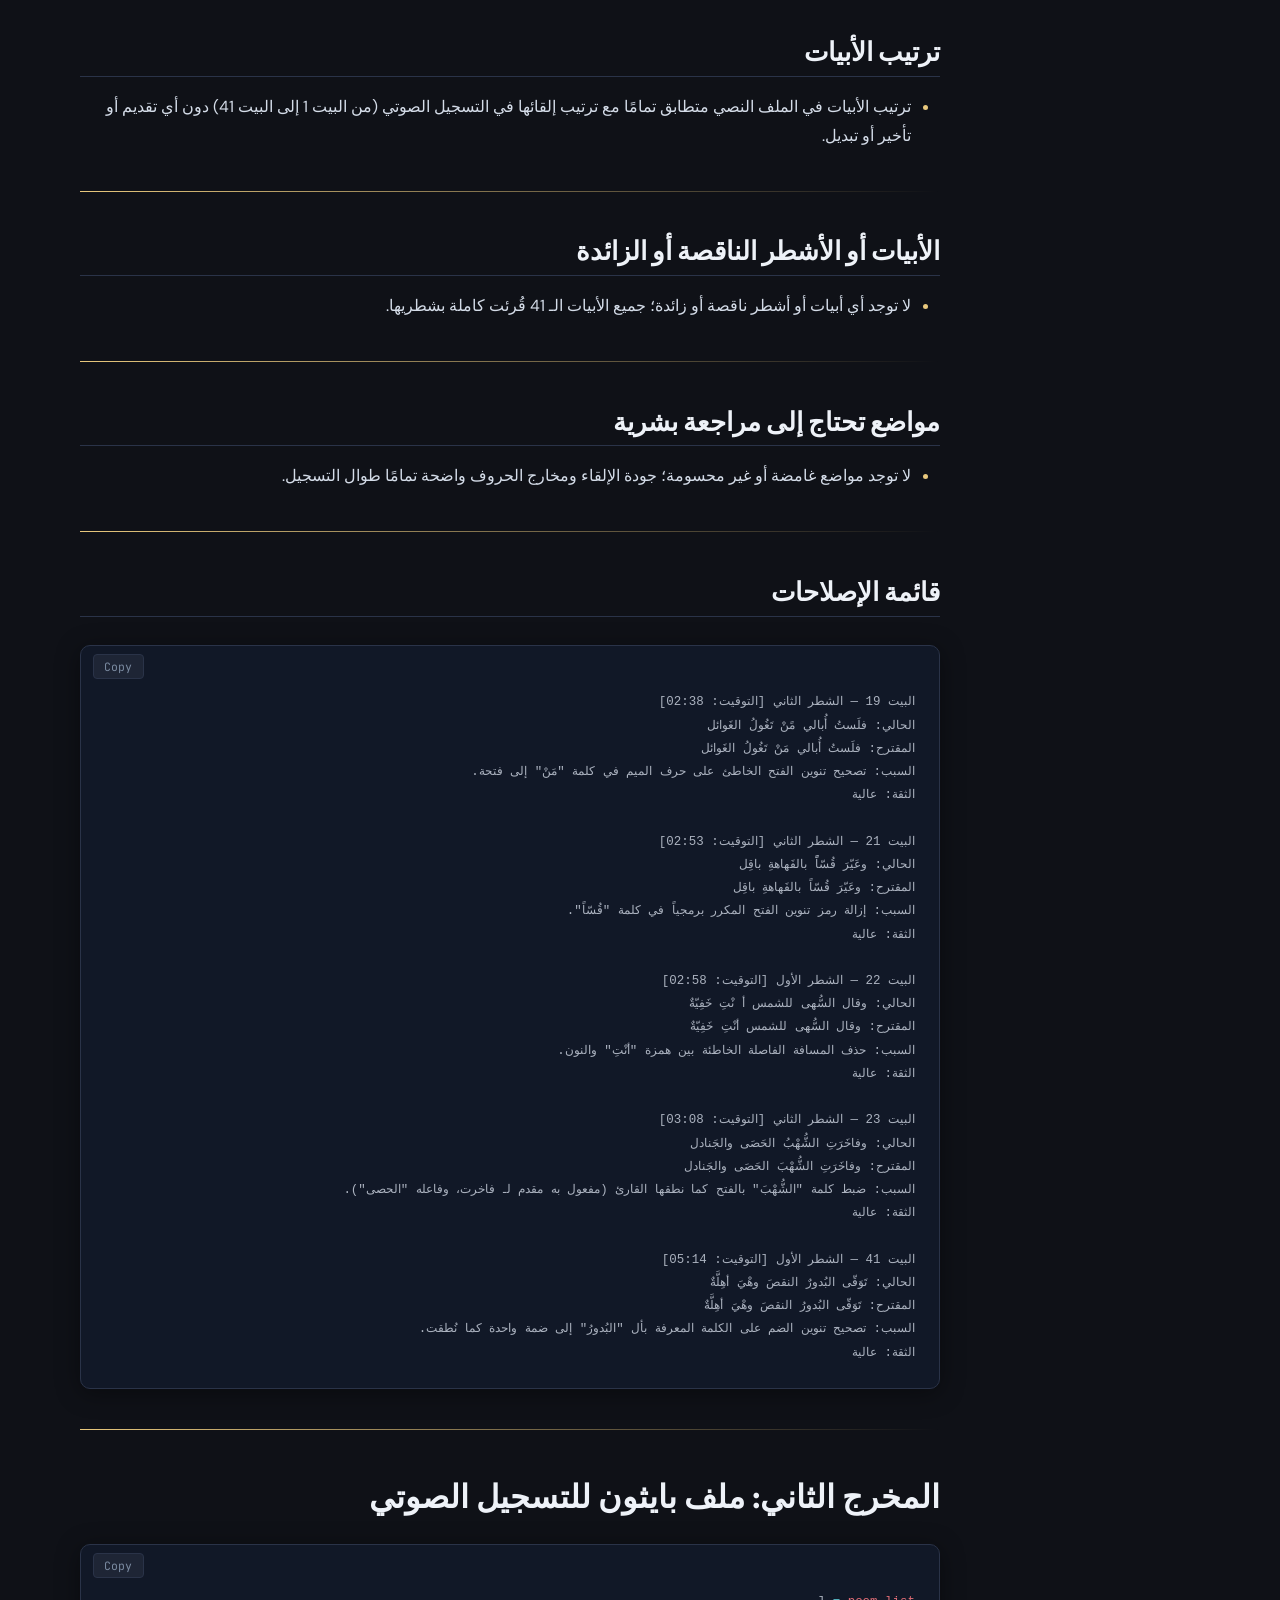
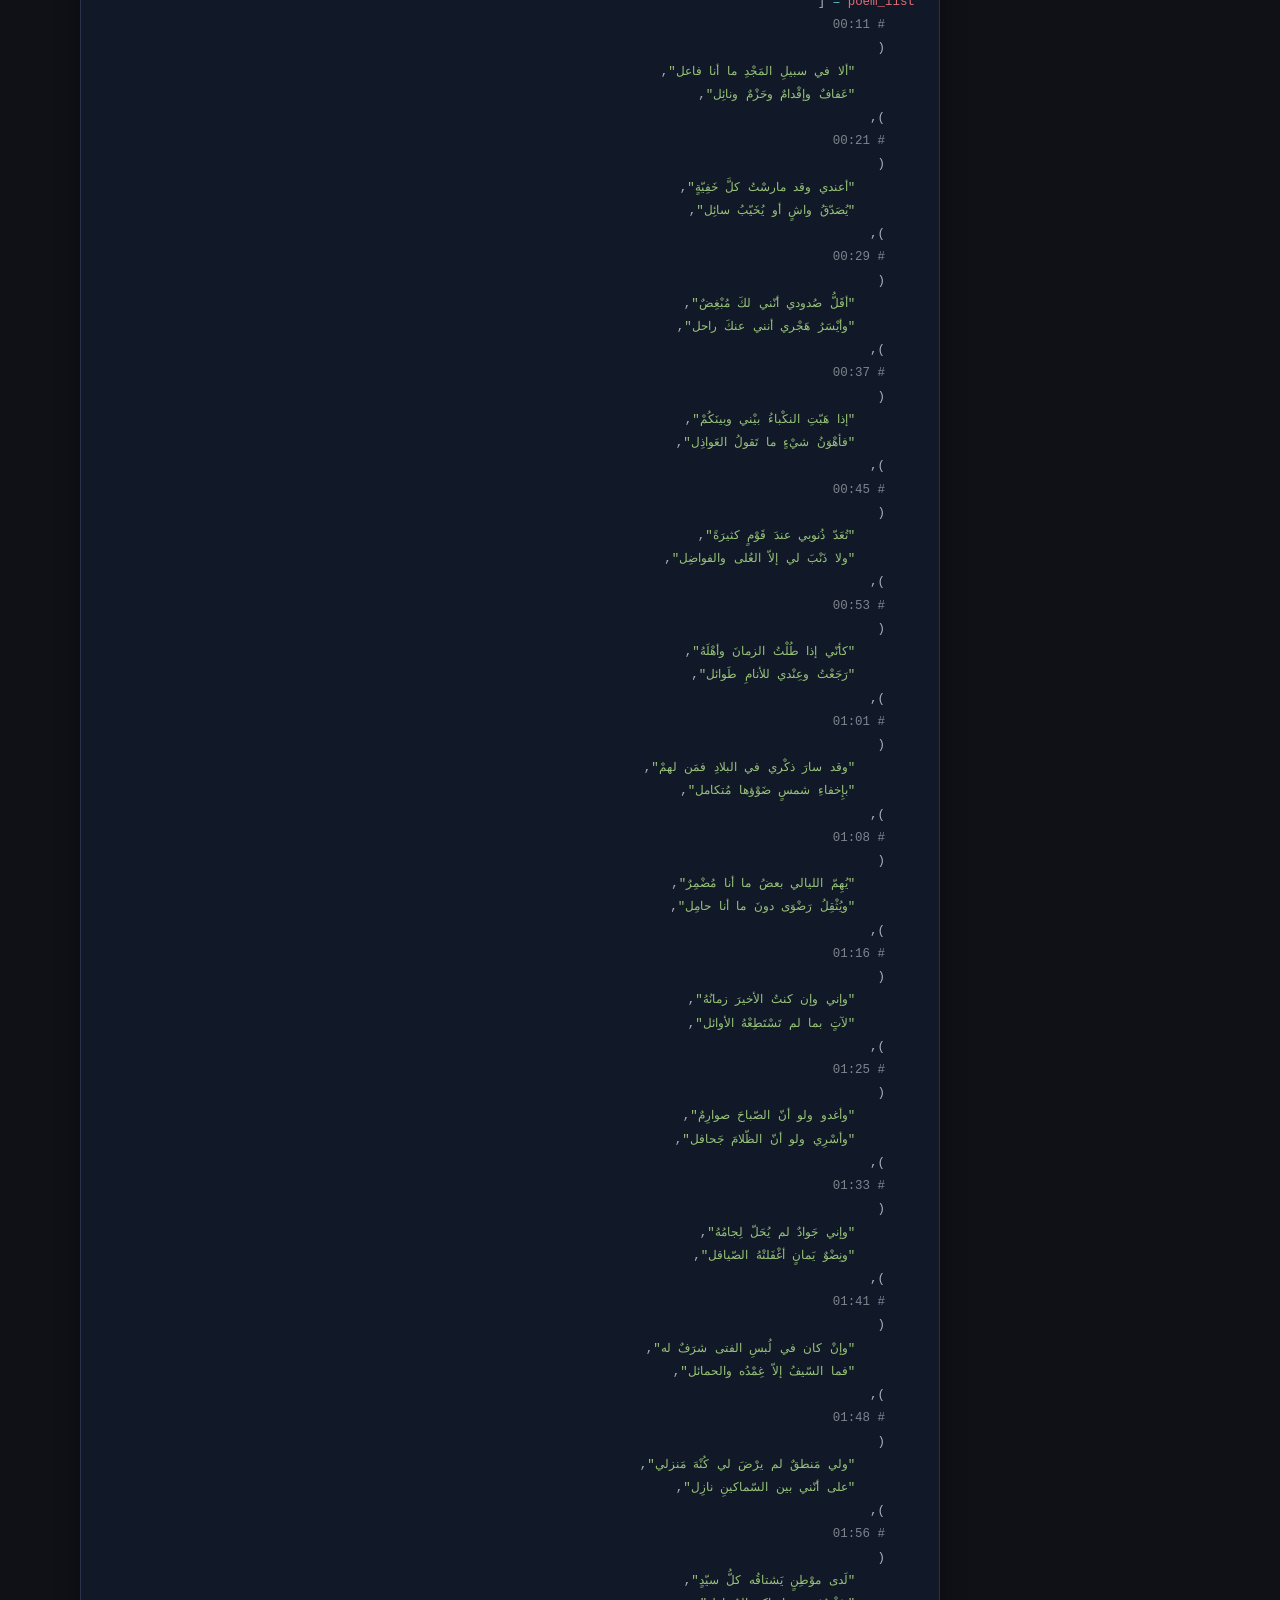
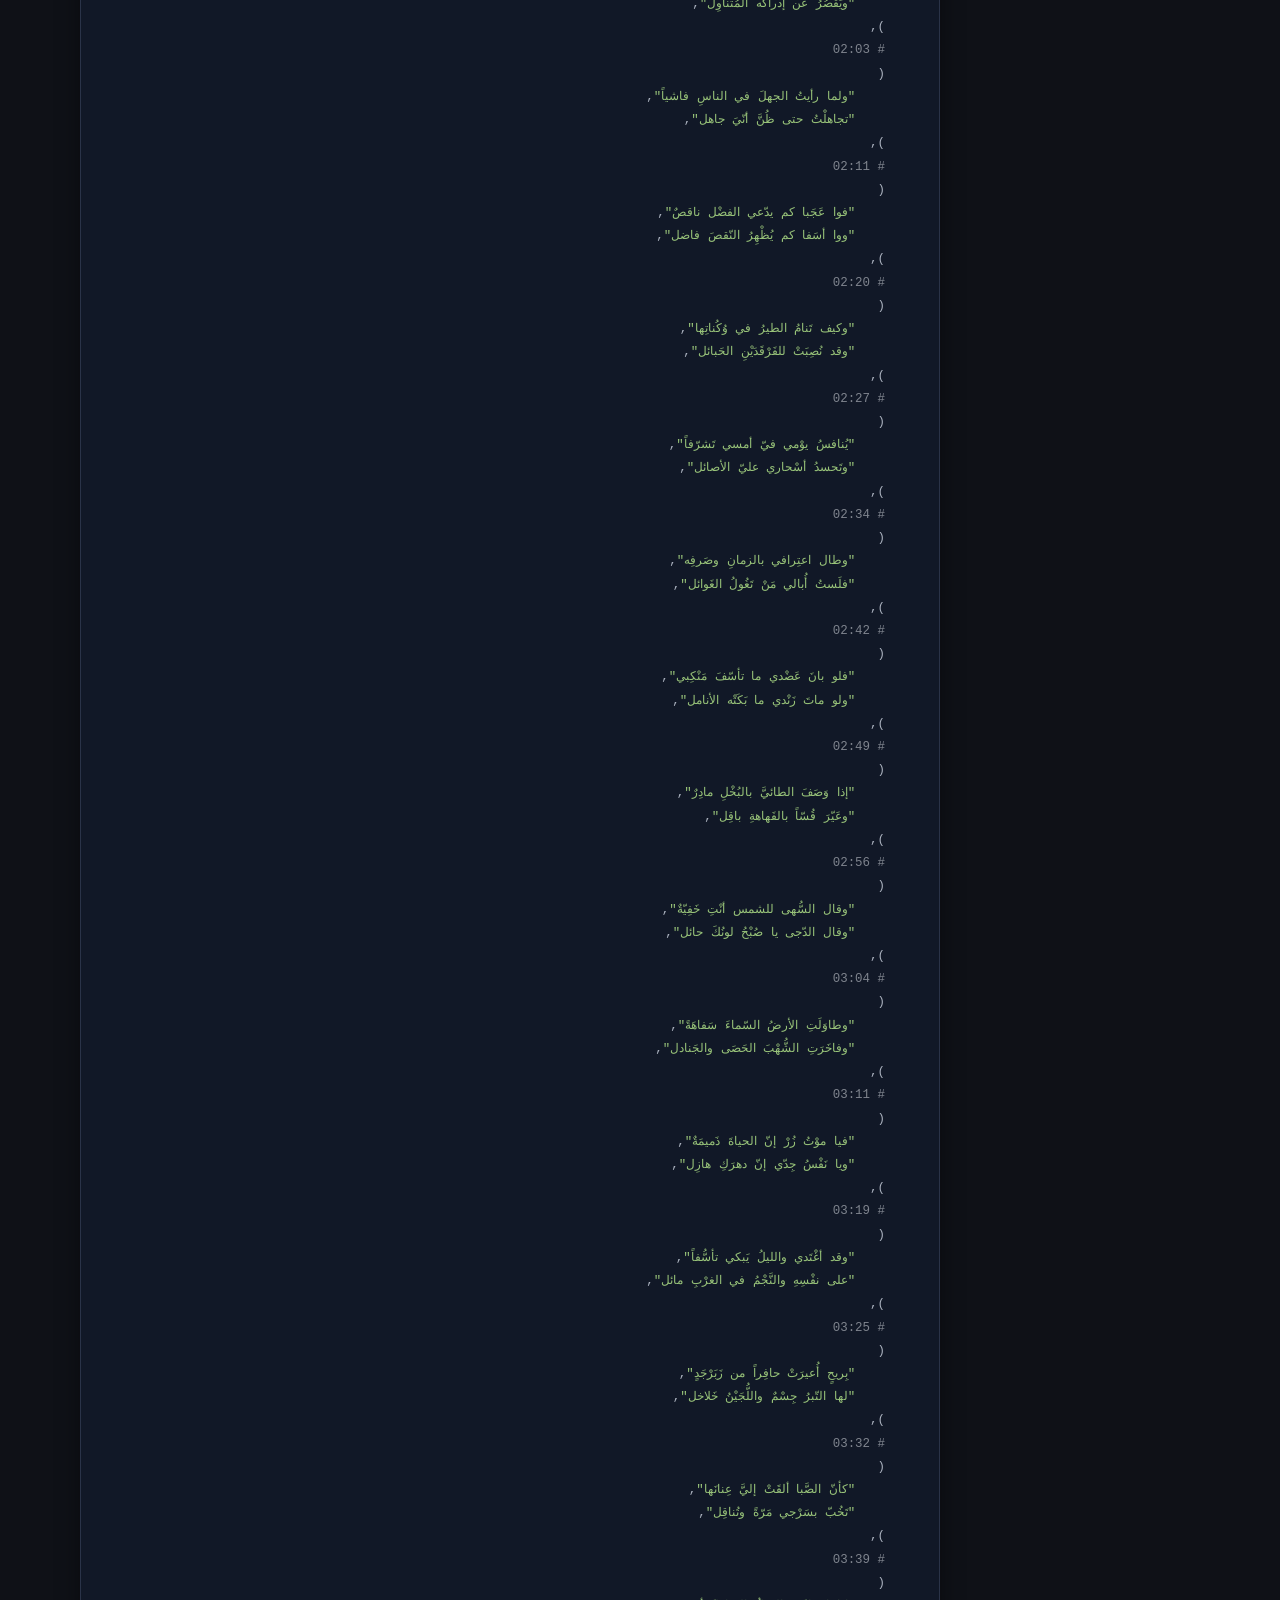
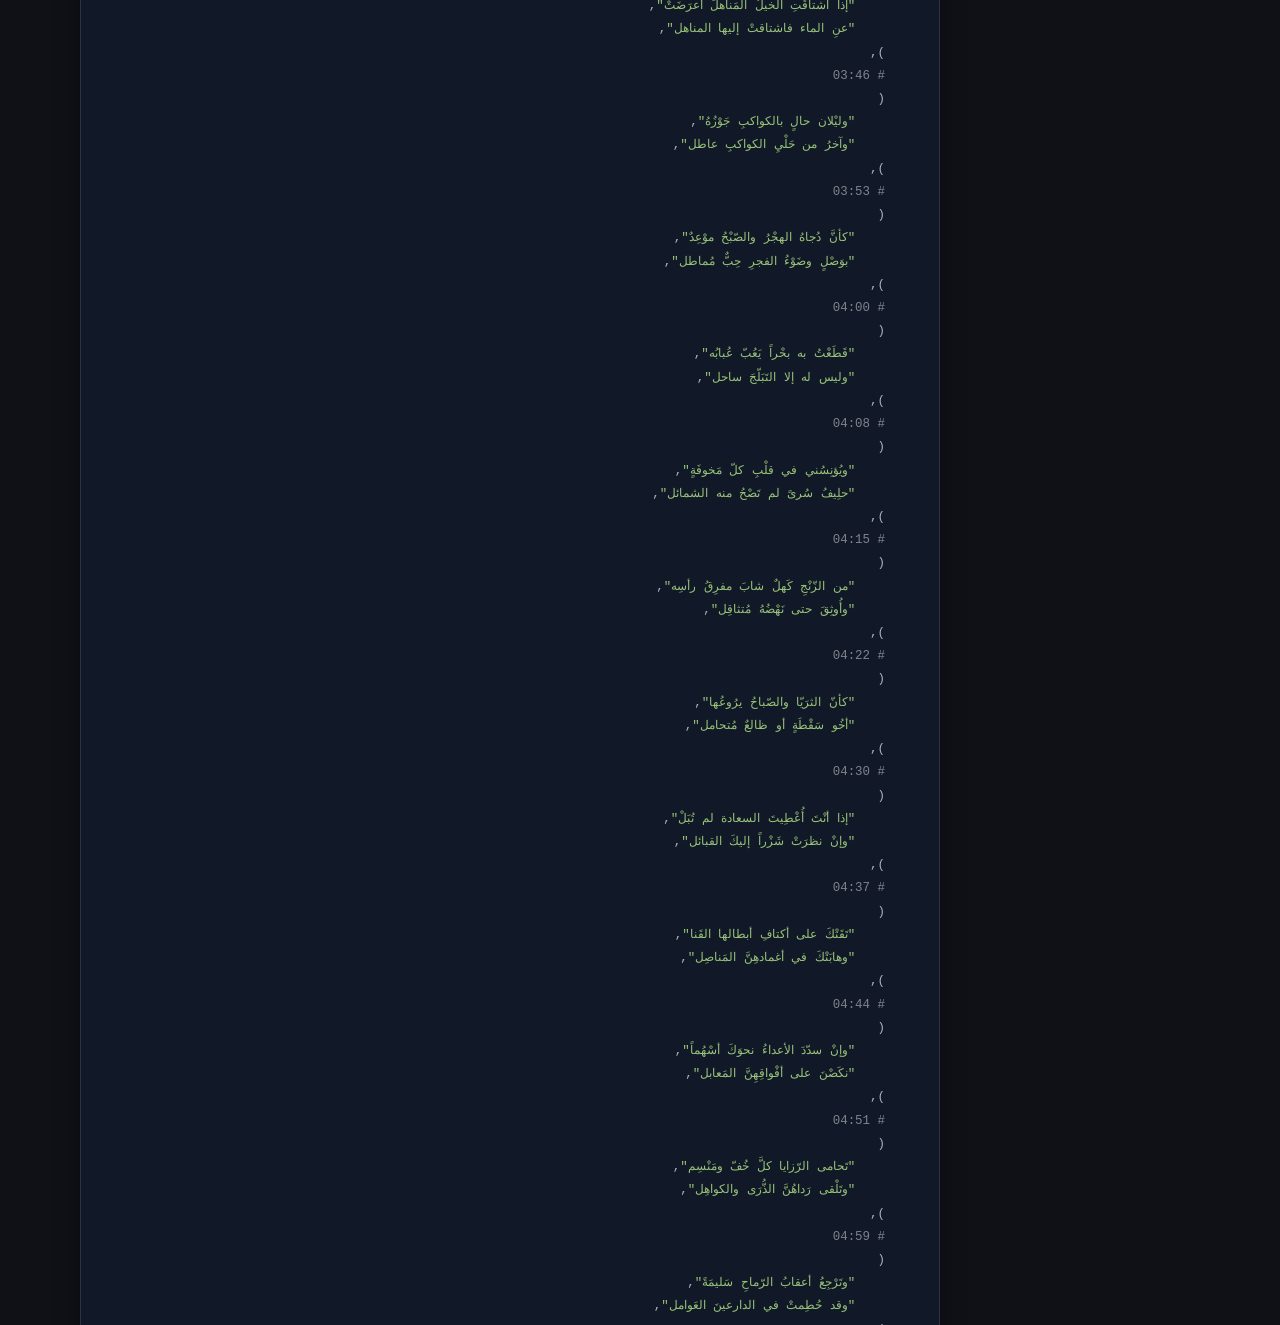
<file: abu_alala_sabeel_almajd/notes.html>
<!DOCTYPE html>
<html lang="ar" dir="rtl">
<head>
  <meta charset="UTF-8" />
  <meta name="viewport" content="width=device-width, initial-scale=1.0" />
  <title>المخرج الأول: تقرير المطابقة</title>

  <!-- Google Fonts -->
  <link rel="preconnect" href="https://fonts.googleapis.com" />
  <link rel="preconnect" href="https://fonts.gstatic.com" crossorigin />
  <link href="https://fonts.googleapis.com/css2?family=Fraunces:ital,opsz,wght@0,9..144,300;0,9..144,600;1,9..144,300&family=JetBrains+Mono:wght@400;500&family=DM+Sans:wght@400;500;600&display=swap" rel="stylesheet" />

  <style>
    /* ── Reset & base ──────────────────────────────────────── */
    *, *::before, *::after { box-sizing: border-box; margin: 0; padding: 0; }

    :root {
      /* Palette — dark editorial */
      --bg:          #0f1117;
      --surface:     #161b27;
      --surface2:    #1e2535;
      --border:      #2a3348;
      --accent:      #e8c87d;        /* warm gold */
      --accent2:     #6eb5ff;        /* sky blue for links / inline code */
      --text:        #d4dce8;
      --text-muted:  #7a8aa0;
      --text-strong: #eef2f8;

      /* Typography */
      --font-body:   'DM Sans', sans-serif;
      --font-head:   'Fraunces', Georgia, serif;
      --font-mono:   'JetBrains Mono', 'Fira Code', monospace;

      /* Layout */
      --content-max: 860px;
      --sidebar-w:   260px;
      --gap:         2rem;
    }

    html { scroll-behavior: smooth; }

    body {
      background: var(--bg);
      color: var(--text);
      font-family: var(--font-body);
      font-size: clamp(16px, 1.1vw, 18px);
      line-height: 1.8;
      text-align: right;
      -webkit-font-smoothing: antialiased;
      display: flex;
      min-height: 100vh;
    }

    /* ── Progress bar ──────────────────────────────────────── */
    #progress {
      position: fixed;
      top: 0; left: 0;
      height: 3px;
      width: 0%;
      background: linear-gradient(90deg, var(--accent), var(--accent2));
      z-index: 1000;
      transition: width 0.1s linear;
    }

    /* ── Sidebar TOC ───────────────────────────────────────── */
    #sidebar {
      position: fixed;
      top: 0;
      right: 0;
      width: var(--sidebar-w);
      height: 100vh;
      overflow-y: auto;
      background: var(--surface);
      border-left: 1px solid var(--border);
      padding: 2rem 1.25rem;
      display: flex;
      flex-direction: column;
      gap: 0.5rem;
      z-index: 100;
      scrollbar-width: thin;
      scrollbar-color: var(--border) transparent;
      transition: width 0.25s ease, padding 0.25s ease;
    }

    #sidebar-header {
      display: flex;
      align-items: center;
      justify-content: space-between;
      gap: 0.5rem;
      margin-bottom: 1rem;
    }

    #sidebar-title {
      font-family: var(--font-head);
      font-size: 0.75rem;
      letter-spacing: 0.15em;
      text-transform: uppercase;
      color: var(--accent);
      white-space: nowrap;
      overflow: hidden;
    }

    #sidebar-collapse-btn {
      flex-shrink: 0;
      width: 26px;
      height: 26px;
      display: flex;
      align-items: center;
      justify-content: center;
      background: var(--surface2);
      border: 1px solid var(--border);
      border-radius: 6px;
      color: var(--text-muted);
      cursor: pointer;
      font-size: 0.85rem;
      line-height: 1;
      transition: color 0.15s, border-color 0.15s, transform 0.25s ease;
    }
    #sidebar-collapse-btn:hover { color: var(--accent); border-color: var(--accent); }

    /* ── Collapsed sidebar state ───────────────────────────── */
    #sidebar.collapsed {
      width: 56px;
      padding: 2rem 0.85rem;
      overflow: hidden;
    }
    #sidebar.collapsed #sidebar-header { justify-content: center; }
    #sidebar.collapsed #sidebar-title,
    #sidebar.collapsed #toc { display: none; }
    #sidebar.collapsed #sidebar-collapse-btn { transform: rotate(180deg); }
    #sidebar.collapsed ~ #main {
      margin-right: 56px !important;
    }

    #toc { list-style: none; }
    #toc li { line-height: 1.4; }
    #toc a {
      display: block;
      padding: 0.25rem 0.5rem;
      font-size: 0.82rem;
      color: var(--text-muted);
      text-decoration: none;
      border-radius: 4px;
      transition: background 0.15s, color 0.15s;
      white-space: nowrap;
      overflow: hidden;
      text-overflow: ellipsis;
    }
    #toc a:hover, #toc a.active {
      background: var(--surface2);
      color: var(--text-strong);
    }
    #toc .toc-h2 { padding-right: 0.5rem; }
    #toc .toc-h3 { padding-right: 1.25rem; font-size: 0.77rem; }
    #toc .toc-h4 { padding-right: 2rem;   font-size: 0.73rem; color: var(--border); }

    /* ── Main content ──────────────────────────────────────── */
    #main {
      margin-right: var(--sidebar-w);
      flex: 1;
      display: flex;
      justify-content: center;
      padding: 4rem var(--gap) 6rem;
      transition: margin 0.25s ease;
    }

    article {
      width: 100%;
      max-width: var(--content-max);
    }

    /* ── Header strip ──────────────────────────────────────── */
    #doc-header {
      margin-bottom: 3.5rem;
      padding-bottom: 2rem;
      border-bottom: 1px solid var(--border);
      position: relative;
    }
    #doc-header::before {
      content: '';
      position: absolute;
      bottom: -1px;
      right: 0;
      width: 80px;
      height: 1px;
      background: var(--accent);
    }
    #doc-title {
      font-family: var(--font-head);
      font-size: clamp(2rem, 3.5vw, 3.2rem);
      font-weight: 600;
      color: var(--text-strong);
      line-height: 1.15;
      letter-spacing: -0.01em;
    }
    #doc-meta {
      margin-top: 0.6rem;
      font-size: 0.82rem;
      color: var(--text-muted);
      font-family: var(--font-mono);
    }

    /* ── Headings ──────────────────────────────────────────── */
    h1, h2, h3, h4, h5, h6 {
      font-family: var(--font-head);
      color: var(--text-strong);
      line-height: 1.2;
      font-weight: 600;
      scroll-margin-top: 2rem;
    }
    h1 { font-size: clamp(1.7rem, 2.5vw, 2.4rem); margin: 3rem 0 1.2rem; }
    h2 {
      font-size: clamp(1.35rem, 2vw, 1.85rem);
      margin: 2.8rem 0 1rem;
      padding-bottom: 0.5rem;
      border-bottom: 1px solid var(--border);
    }
    h3 { font-size: clamp(1.1rem, 1.5vw, 1.4rem); margin: 2.2rem 0 0.8rem; }
    h4 { font-size: 1.05rem; margin: 1.8rem 0 0.6rem; color: var(--accent); }
    h5, h6 { font-size: 0.95rem; margin: 1.5rem 0 0.5rem; font-weight: 500; }

    /* ── Paragraphs & text ─────────────────────────────────── */
    p { margin-bottom: 1.25rem; }
    strong { color: var(--text-strong); font-weight: 600; }
    em { font-style: italic; color: var(--accent); }
    del { color: var(--text-muted); }
    mark {
      background: rgba(232, 200, 125, 0.2);
      color: var(--accent);
      border-radius: 2px;
      padding: 0 3px;
    }

    /* ── Links ─────────────────────────────────────────────── */
    a {
      color: var(--accent2);
      text-decoration: none;
      border-bottom: 1px solid transparent;
      transition: border-color 0.15s;
    }
    a:hover { border-bottom-color: var(--accent2); }

    /* ── Lists ─────────────────────────────────────────────── */
    ul, ol {
      margin: 0.75rem 0 1.25rem;
      padding-right: 1.8rem;
    }
    li { margin-bottom: 0.4rem; }
    li > ul, li > ol { margin-bottom: 0; }
    ul li::marker { color: var(--accent); }
    ol li::marker { color: var(--accent); font-family: var(--font-mono); font-size: 0.85em; }

    /* ── Inline code ───────────────────────────────────────── */
    /* :not(pre) guard prevents this rule from bleeding into plain
       fenced blocks where <code> is a direct child of <pre>.      */
    :not(pre) > code:not([class]) {
      font-family: var(--font-mono);
      font-size: 0.85em;
      background: var(--surface2);
      color: var(--accent2);
      border: 1px solid var(--border);
      border-radius: 4px;
      padding: 0.15em 0.45em;
    }

    /* ── Code blocks (Pygments) ────────────────────────────── */
    .codehilite {
      background: #111827 !important;
      border: 1px solid var(--border);
      border-radius: 10px;
      overflow: hidden;
      margin: 1.75rem 0;
      position: relative;
      box-shadow: 0 4px 24px rgba(0,0,0,0.4);
    }

    .code-wrap {
      position: relative;
    }

    .code-lang {
      position: absolute;
      top: 0;
      right: 0;
      font-family: var(--font-mono);
      font-size: 0.7rem;
      letter-spacing: 0.08em;
      text-transform: uppercase;
      color: var(--text-muted);
      padding: 0.5rem 1rem;
      background: rgba(255,255,255,0.03);
      border-bottom: 1px solid var(--border);
      border-left: 1px solid var(--border);
      border-bottom-left-radius: 6px;
      user-select: none;
    }

    .copy-btn {
      position: absolute;
      top: 0.5rem;
      left: 0.75rem;
      background: var(--surface2);
      border: 1px solid var(--border);
      color: var(--text-muted);
      font-family: var(--font-mono);
      font-size: 0.72rem;
      padding: 0.25rem 0.65rem;
      border-radius: 4px;
      cursor: pointer;
      transition: background 0.15s, color 0.15s;
      z-index: 2;
    }
    .copy-btn:hover { background: var(--border); color: var(--text-strong); }
    .copy-btn.copied { color: #7dffaa; border-color: #7dffaa44; }

    .codehilite pre {
      margin: 0 !important;
      padding: 2.8rem 1.5rem 1.5rem !important;
      font-family: var(--font-mono) !important;
      font-size: clamp(0.78rem, 0.9vw, 0.88rem) !important;
      line-height: 1.7 !important;
      overflow-x: auto;
      tab-size: 4;
    }

    /* ── Plain fenced blocks / Prose blocks ───────────────── */
        /* ── Plain fenced blocks (no lang tag) ────────────────────
       Default monospace treatment when --prose is NOT active.
    ─────────────────────────────────────────────────────────── */
    pre:not(.codehilite pre) {
      background: #111827;
      border: 1px solid var(--border);
      border-radius: 10px;
      padding: 1.5rem;
      overflow-x: auto;
      font-family: var(--font-mono);
      font-size: 0.86rem;
      line-height: 1.7;
      margin: 1.75rem 0;
    }

    /* ── Blockquotes ───────────────────────────────────────── */
    blockquote {
      border-right: 3px solid var(--accent);
      margin: 1.5rem 0;
      padding: 1rem 1.5rem;
      background: var(--surface2);
      border-radius: 0 8px 8px 0;
      color: var(--text-muted);
      font-style: italic;
    }
    blockquote p { margin-bottom: 0; }

    /* ── Tables ────────────────────────────────────────────── */
    .table-wrap { overflow-x: auto; margin: 1.75rem 0; border-radius: 10px; border: 1px solid var(--border); }
    table {
      width: 100%;
      border-collapse: collapse;
      font-size: 0.9rem;
    }
    thead {
      background: var(--surface2);
    }
    th {
      font-family: var(--font-mono);
      font-size: 0.78rem;
      letter-spacing: 0.07em;
      text-transform: uppercase;
      color: var(--accent);
      padding: 0.8rem 1.1rem;
      text-align: right;
      border-bottom: 1px solid var(--border);
      font-weight: 500;
    }
    td {
      padding: 0.7rem 1.1rem;
      border-bottom: 1px solid var(--border);
      vertical-align: top;
    }
    tr:last-child td { border-bottom: none; }
    tr:hover td { background: rgba(255,255,255,0.02); }

    /* ── Horizontal rule ───────────────────────────────────── */
    hr {
      border: none;
      height: 1px;
      background: linear-gradient(90deg, var(--accent), transparent);
      margin: 2.5rem 0;
    }

    /* ── Task lists ────────────────────────────────────────── */
    .task-list-item input[type="checkbox"] {
      accent-color: var(--accent);
      margin-left: 0.5rem;
    }

    /* ── Images ────────────────────────────────────────────── */
    img {
      max-width: 100%;
      border-radius: 8px;
      border: 1px solid var(--border);
      display: block;
      margin: 1.5rem auto;
    }

    /* ── Footnotes ─────────────────────────────────────────── */
    .footnote {
      border-top: 1px solid var(--border);
      margin-top: 3rem;
      padding-top: 1rem;
      font-size: 0.82rem;
      color: var(--text-muted);
    }

    /* ── Back to top ───────────────────────────────────────── */
    #back-top {
      position: fixed;
      bottom: 2rem;
      left: 2rem;
      width: 40px;
      height: 40px;
      background: var(--surface2);
      border: 1px solid var(--border);
      border-radius: 50%;
      display: flex;
      align-items: center;
      justify-content: center;
      color: var(--text-muted);
      text-decoration: none;
      font-size: 1.1rem;
      opacity: 0;
      transform: translateY(8px);
      transition: opacity 0.2s, transform 0.2s, color 0.15s;
      z-index: 200;
    }
    #back-top.visible { opacity: 1; transform: translateY(0); }
    #back-top:hover { color: var(--accent); border-color: var(--accent); }

    /* ── Home button ────────────────────────────────────────── */
    #home-btn {
      position: fixed;
      bottom: 5.5rem;
      left: 2rem;
      width: 40px;
      height: 40px;
      background: var(--surface2);
      border: 1px solid var(--border);
      border-radius: 50%;
      display: flex;
      align-items: center;
      justify-content: center;
      color: var(--text-muted);
      text-decoration: none;
      font-size: 1.1rem;
      opacity: 1;
      transition: color 0.15s, border-color 0.15s;
      z-index: 200;
    }
    #home-btn:hover { color: var(--accent); border-color: var(--accent); }

    /* ── Sidebar toggle (hidden on wide screens) ───────────── */
    #sidebar-toggle {
      display: none;
      position: fixed;
      bottom: 2rem;
      right: 1rem;
      z-index: 300;
      background: var(--surface2);
      border: 1px solid var(--border);
      border-radius: 6px;
      padding: 0.4rem 0.75rem;
      color: var(--text-muted);
      font-size: 0.8rem;
      font-family: var(--font-mono);
      cursor: pointer;
    }

    /* ── Scrollbar ─────────────────────────────────────────── */
    ::-webkit-scrollbar { width: 6px; height: 6px; }
    ::-webkit-scrollbar-track { background: transparent; }
    ::-webkit-scrollbar-thumb { background: var(--border); border-radius: 3px; }

    /* ── Animations ────────────────────────────────────────── */
    @keyframes fadeUp {
      from { opacity: 0; transform: translateY(14px); }
      to   { opacity: 1; transform: translateY(0);    }
    }
    article { animation: fadeUp 0.45s ease both; }

    /* ── Responsive ────────────────────────────────────────── */
    @media (max-width: 1100px) {
      :root { --sidebar-w: 220px; }
    }
    @media (max-width: 820px) {
      #sidebar { transform: translateX(100%); transition: transform 0.25s; }
      #sidebar.open { transform: translateX(0); }
      #sidebar.collapsed { width: var(--sidebar-w); padding: 2rem 1.25rem; }
      #sidebar.collapsed #sidebar-title,
      #sidebar.collapsed #toc { display: block; }
      #sidebar.collapsed #sidebar-collapse-btn { transform: none; }
      #sidebar.collapsed ~ #main { margin-right: 0 !important; }
      #main { margin-right: 0 !important; }
      #sidebar-toggle { display: block; }
      #sidebar-collapse-btn { display: none; }
    }

    /* ── Pygments injected ─────────────────────────────────── */
    pre { line-height: 125%; }
td.linenos .normal { color: inherit; background-color: transparent; padding-left: 5px; padding-right: 5px; }
span.linenos { color: inherit; background-color: transparent; padding-left: 5px; padding-right: 5px; }
td.linenos .special { color: #000000; background-color: #ffffc0; padding-left: 5px; padding-right: 5px; }
span.linenos.special { color: #000000; background-color: #ffffc0; padding-left: 5px; padding-right: 5px; }
.codehilite .hll { background-color: #ffffcc }
.codehilite { background: #282C34; color: #ABB2BF }
.codehilite .c { color: #7F848E } /* Comment */
.codehilite .err { color: #ABB2BF } /* Error */
.codehilite .esc { color: #ABB2BF } /* Escape */
.codehilite .g { color: #ABB2BF } /* Generic */
.codehilite .k { color: #C678DD } /* Keyword */
.codehilite .l { color: #ABB2BF } /* Literal */
.codehilite .n { color: #E06C75 } /* Name */
.codehilite .o { color: #56B6C2 } /* Operator */
.codehilite .x { color: #ABB2BF } /* Other */
.codehilite .p { color: #ABB2BF } /* Punctuation */
.codehilite .ch { color: #7F848E } /* Comment.Hashbang */
.codehilite .cm { color: #7F848E } /* Comment.Multiline */
.codehilite .cp { color: #7F848E } /* Comment.Preproc */
.codehilite .cpf { color: #7F848E } /* Comment.PreprocFile */
.codehilite .c1 { color: #7F848E } /* Comment.Single */
.codehilite .cs { color: #7F848E } /* Comment.Special */
.codehilite .gd { color: #ABB2BF } /* Generic.Deleted */
.codehilite .ge { color: #ABB2BF } /* Generic.Emph */
.codehilite .ges { color: #ABB2BF } /* Generic.EmphStrong */
.codehilite .gr { color: #ABB2BF } /* Generic.Error */
.codehilite .gh { color: #ABB2BF } /* Generic.Heading */
.codehilite .gi { color: #ABB2BF } /* Generic.Inserted */
.codehilite .go { color: #ABB2BF } /* Generic.Output */
.codehilite .gp { color: #ABB2BF } /* Generic.Prompt */
.codehilite .gs { color: #ABB2BF } /* Generic.Strong */
.codehilite .gu { color: #ABB2BF } /* Generic.Subheading */
.codehilite .gt { color: #ABB2BF } /* Generic.Traceback */
.codehilite .kc { color: #E5C07B } /* Keyword.Constant */
.codehilite .kd { color: #C678DD } /* Keyword.Declaration */
.codehilite .kn { color: #C678DD } /* Keyword.Namespace */
.codehilite .kp { color: #C678DD } /* Keyword.Pseudo */
.codehilite .kr { color: #C678DD } /* Keyword.Reserved */
.codehilite .kt { color: #E5C07B } /* Keyword.Type */
.codehilite .ld { color: #ABB2BF } /* Literal.Date */
.codehilite .m { color: #D19A66 } /* Literal.Number */
.codehilite .s { color: #98C379 } /* Literal.String */
.codehilite .na { color: #E06C75 } /* Name.Attribute */
.codehilite .nb { color: #E5C07B } /* Name.Builtin */
.codehilite .nc { color: #E5C07B } /* Name.Class */
.codehilite .no { color: #E06C75 } /* Name.Constant */
.codehilite .nd { color: #61AFEF } /* Name.Decorator */
.codehilite .ni { color: #E06C75 } /* Name.Entity */
.codehilite .ne { color: #E06C75 } /* Name.Exception */
.codehilite .nf { color: #61AFEF; font-weight: bold } /* Name.Function */
.codehilite .nl { color: #E06C75 } /* Name.Label */
.codehilite .nn { color: #E06C75 } /* Name.Namespace */
.codehilite .nx { color: #E06C75 } /* Name.Other */
.codehilite .py { color: #E06C75 } /* Name.Property */
.codehilite .nt { color: #E06C75 } /* Name.Tag */
.codehilite .nv { color: #E06C75 } /* Name.Variable */
.codehilite .ow { color: #56B6C2 } /* Operator.Word */
.codehilite .pm { color: #ABB2BF } /* Punctuation.Marker */
.codehilite .w { color: #ABB2BF } /* Text.Whitespace */
.codehilite .mb { color: #D19A66 } /* Literal.Number.Bin */
.codehilite .mf { color: #D19A66 } /* Literal.Number.Float */
.codehilite .mh { color: #D19A66 } /* Literal.Number.Hex */
.codehilite .mi { color: #D19A66 } /* Literal.Number.Integer */
.codehilite .mo { color: #D19A66 } /* Literal.Number.Oct */
.codehilite .sa { color: #98C379 } /* Literal.String.Affix */
.codehilite .sb { color: #98C379 } /* Literal.String.Backtick */
.codehilite .sc { color: #98C379 } /* Literal.String.Char */
.codehilite .dl { color: #98C379 } /* Literal.String.Delimiter */
.codehilite .sd { color: #98C379 } /* Literal.String.Doc */
.codehilite .s2 { color: #98C379 } /* Literal.String.Double */
.codehilite .se { color: #98C379 } /* Literal.String.Escape */
.codehilite .sh { color: #98C379 } /* Literal.String.Heredoc */
.codehilite .si { color: #98C379 } /* Literal.String.Interpol */
.codehilite .sx { color: #98C379 } /* Literal.String.Other */
.codehilite .sr { color: #98C379 } /* Literal.String.Regex */
.codehilite .s1 { color: #98C379 } /* Literal.String.Single */
.codehilite .ss { color: #98C379 } /* Literal.String.Symbol */
.codehilite .bp { color: #E5C07B } /* Name.Builtin.Pseudo */
.codehilite .fm { color: #56B6C2; font-weight: bold } /* Name.Function.Magic */
.codehilite .vc { color: #E06C75 } /* Name.Variable.Class */
.codehilite .vg { color: #E06C75 } /* Name.Variable.Global */
.codehilite .vi { color: #E06C75 } /* Name.Variable.Instance */
.codehilite .vm { color: #E06C75 } /* Name.Variable.Magic */
.codehilite .il { color: #D19A66 } /* Literal.Number.Integer.Long */


  </style>
</head>
<body>

<div id="progress"></div>

<!-- Sidebar -->
<nav id="sidebar" aria-label="Table of contents">
  <div id="sidebar-header">
    <div id="sidebar-title">Contents</div>
    <button id="sidebar-collapse-btn" aria-label="Collapse sidebar" title="Collapse sidebar">◂</button>
  </div>
  <ul id="toc"></ul>
</nav>

<button id="sidebar-toggle" aria-label="Toggle sidebar">☰ TOC</button>

<!-- Main -->
<div id="main">
  <article>
    <header id="doc-header">
      <h1 id="doc-title">المخرج الأول: تقرير المطابقة</h1>
      <div id="doc-meta"></div>
    </header>

    <h1 id="_1">المخرج الأول: تقرير المطابقة</h1>
<h3 id="_2">ملخص المراجعة</h3>
<ul>
<li><strong>عدد الأبيات في الملف النصي:</strong> 41</li>
<li><strong>عدد الأبيات التي أمكن مطابقتها:</strong> 41</li>
<li><strong>مشكلات ترتيب الأبيات:</strong> لا توجد (الترتيب مطابق تمامًا للتسجيل الصوتي).</li>
<li><strong>اختلافات الكلمات:</strong> 1 (فصل حرف الهمزة عن الكلمة بمسافة إملائية).</li>
<li><strong>اختلافات النطق:</strong> لا توجد.</li>
<li><strong>اختلافات التشكيل:</strong> 4 (أخطاء طباعية وتشكيلية تشمل تنوينًا خاطئًا وضبطًا إعرابيًا).</li>
<li><strong>مواضع غير محسومة:</strong> لا توجد.</li>
</ul>
<hr>
<h2 id="_3">الاختلافات المؤكدة</h2>
<table>
<thead>
<tr>
<th style="text-align: left;">رقم البيت</th>
<th style="text-align: left;">التوقيت في التسجيل</th>
<th style="text-align: left;">الشطر</th>
<th style="text-align: left;">النص المكتوب</th>
<th style="text-align: left;">المقروء في التسجيل</th>
<th style="text-align: left;">نوع الاختلاف</th>
<th style="text-align: left;">الثقة</th>
</tr>
</thead>
<tbody>
<tr>
<td style="text-align: left;"><strong>19</strong></td>
<td style="text-align: left;">02:34 – 02:41 (الكلمة: 02:38)</td>
<td style="text-align: left;">الثاني</td>
<td style="text-align: left;">مًنْ</td>
<td style="text-align: left;">مَنْ</td>
<td style="text-align: left;">تشكيل / خطأ طباعي (تنوين فتح <code>ً</code> على الميم بدل الفتحة <code>َ</code>)</td>
<td style="text-align: left;">عالية</td>
</tr>
<tr>
<td style="text-align: left;"><strong>21</strong></td>
<td style="text-align: left;">02:49 – 02:56 (الكلمة: 02:53)</td>
<td style="text-align: left;">الثاني</td>
<td style="text-align: left;">قُسّاًً</td>
<td style="text-align: left;">قُسّاً</td>
<td style="text-align: left;">خطأ طباعي (تكرار رمز تنوين الفتح مرتين متتاليتين <code>اًً</code>)</td>
<td style="text-align: left;">عالية</td>
</tr>
<tr>
<td style="text-align: left;"><strong>22</strong></td>
<td style="text-align: left;">02:56 – 03:03 (الكلمة: 02:58)</td>
<td style="text-align: left;">الأول</td>
<td style="text-align: left;">أ نْتِ</td>
<td style="text-align: left;">أنْتِ / أَنْتِ</td>
<td style="text-align: left;">خطأ إملائي/طباعي (فصل الهمزة عن بقية الكلمة بمسافة)</td>
<td style="text-align: left;">عالية</td>
</tr>
<tr>
<td style="text-align: left;"><strong>23</strong></td>
<td style="text-align: left;">03:04 – 03:11 (الكلمة: 03:08)</td>
<td style="text-align: left;">الثاني</td>
<td style="text-align: left;">الشُّهْبُ</td>
<td style="text-align: left;">الشُّهْبَ</td>
<td style="text-align: left;">تشكيل وإعراب (نطق القارئ الباء بالفتح مفعولًا به مقدمًا)</td>
<td style="text-align: left;">عالية</td>
</tr>
<tr>
<td style="text-align: left;"><strong>41</strong></td>
<td style="text-align: left;">05:14 – 05:21 (الكلمة: 05:14)</td>
<td style="text-align: left;">الأول</td>
<td style="text-align: left;">البُدورٌ</td>
<td style="text-align: left;">البُدورُ</td>
<td style="text-align: left;">تشكيل / خطأ طباعي (تنوين المعرّف بأل بدل الضمة)</td>
<td style="text-align: left;">عالية</td>
</tr>
</tbody>
</table>
<hr>
<h2 id="_4">الاختلافات المحتملة</h2>
<ul>
<li><strong>البيت 16 [التوقيت 02:11 – 02:19]:</strong></li>
<li>النص المكتوب: <code>فوا عَجَبا ... ووا أسَفا</code>.</li>
<li>النطق في التسجيل: <code>فَوا عَجَبًا ... وَوا أَسَفًا</code> (بالتنوين المنطوق).</li>
<li>الملاحظة: كتابة الألف بدون علامة التنوين في مثل هذه الصيغ من الأساليب الإملائية والشعرية الشائعة (كرسم ألف الندبة/الاستغاثة)، لذا لا يُعد ذلك خطأً جوهريًا.</li>
</ul>
<hr>
<h2 id="_5">ترتيب الأبيات</h2>
<ul>
<li>ترتيب الأبيات في الملف النصي متطابق تمامًا مع ترتيب إلقائها في التسجيل الصوتي (من البيت 1 إلى البيت 41) دون أي تقديم أو تأخير أو تبديل.</li>
</ul>
<hr>
<h2 id="_6">الأبيات أو الأشطر الناقصة أو الزائدة</h2>
<ul>
<li>لا توجد أي أبيات أو أشطر ناقصة أو زائدة؛ جميع الأبيات الـ 41 قُرئت كاملة بشطريها.</li>
</ul>
<hr>
<h2 id="_7">مواضع تحتاج إلى مراجعة بشرية</h2>
<ul>
<li>لا توجد مواضع غامضة أو غير محسومة؛ جودة الإلقاء ومخارج الحروف واضحة تمامًا طوال التسجيل.</li>
</ul>
<hr>
<h2 id="_8">قائمة الإصلاحات</h2>
<div class="codehilite"><pre><span></span><code>البيت 19 — الشطر الثاني [التوقيت: 02:38]
الحالي: فلَستُ أُبالي مًنْ تَغُولُ الغَوائل
المقترح: فلَستُ أُبالي مَنْ تَغُولُ الغَوائل
السبب: تصحيح تنوين الفتح الخاطئ على حرف الميم في كلمة &quot;مَنْ&quot; إلى فتحة.
الثقة: عالية

البيت 21 — الشطر الثاني [التوقيت: 02:53]
الحالي: وعَيّرَ قُسّاًً بالفَهاهةِ باقِل
المقترح: وعَيّرَ قُسّاً بالفَهاهةِ باقِل
السبب: إزالة رمز تنوين الفتح المكرر برمجياً في كلمة &quot;قُسّاً&quot;.
الثقة: عالية

البيت 22 — الشطر الأول [التوقيت: 02:58]
الحالي: وقال السُّهى للشمس أ نْتِ خَفِيّةٌ
المقترح: وقال السُّهى للشمس أنْتِ خَفِيّةٌ
السبب: حذف المسافة الفاصلة الخاطئة بين همزة &quot;أنْتِ&quot; والنون.
الثقة: عالية

البيت 23 — الشطر الثاني [التوقيت: 03:08]
الحالي: وفاخَرَتِ الشُّهْبُ الحَصَى والجَنادل
المقترح: وفاخَرَتِ الشُّهْبَ الحَصَى والجَنادل
السبب: ضبط كلمة &quot;الشُّهْبَ&quot; بالفتح كما نطقها القارئ (مفعول به مقدم لـ فاخرت، وفاعله &quot;الحصى&quot;).
الثقة: عالية

البيت 41 — الشطر الأول [التوقيت: 05:14]
الحالي: تَوَقّى البُدورٌ النقصَ وهْيَ أهِلَّةٌ
المقترح: تَوَقّى البُدورُ النقصَ وهْيَ أهِلَّةٌ
السبب: تصحيح تنوين الضم على الكلمة المعرفة بأل &quot;البُدورُ&quot; إلى ضمة واحدة كما نُطقت.
الثقة: عالية
</code></pre></div>

<hr>
<h1 id="_9">المخرج الثاني: ملف بايثون للتسجيل الصوتي</h1>
<div class="codehilite"><pre><span></span><code><span class="n">poem_list</span> <span class="o">=</span> <span class="p">[</span>
    <span class="c1"># 00:11</span>
    <span class="p">(</span>
        <span class="s2">&quot;ألا في سبيلِ المَجْدِ ما أنا فاعل&quot;</span><span class="p">,</span>
        <span class="s2">&quot;عَفافٌ وإقْدامٌ وحَزْمٌ ونائِل&quot;</span><span class="p">,</span>
    <span class="p">),</span>
    <span class="c1"># 00:21</span>
    <span class="p">(</span>
        <span class="s2">&quot;أعندي وقد مارسْتُ كلَّ خَفِيّةٍ&quot;</span><span class="p">,</span>
        <span class="s2">&quot;يُصَدّقُ واشٍ أو يُخَيّبُ سائِل&quot;</span><span class="p">,</span>
    <span class="p">),</span>
    <span class="c1"># 00:29</span>
    <span class="p">(</span>
        <span class="s2">&quot;أقَلُّ صُدودي أنّني لكَ مُبْغِضٌ&quot;</span><span class="p">,</span>
        <span class="s2">&quot;وأيْسَرُ هَجْري أنني عنكَ راحل&quot;</span><span class="p">,</span>
    <span class="p">),</span>
    <span class="c1"># 00:37</span>
    <span class="p">(</span>
        <span class="s2">&quot;إذا هَبّتِ النكْباءُ بيْني وبينَكُمْ&quot;</span><span class="p">,</span>
        <span class="s2">&quot;فأهْوَنُ شيْءٍ ما تَقولُ العَواذِل&quot;</span><span class="p">,</span>
    <span class="p">),</span>
    <span class="c1"># 00:45</span>
    <span class="p">(</span>
        <span class="s2">&quot;تُعَدّ ذُنوبي عندَ قَوْمٍ كثيرَةً&quot;</span><span class="p">,</span>
        <span class="s2">&quot;ولا ذَنْبَ لي إلاّ العُلى والفواضِل&quot;</span><span class="p">,</span>
    <span class="p">),</span>
    <span class="c1"># 00:53</span>
    <span class="p">(</span>
        <span class="s2">&quot;كأنّي إذا طُلْتُ الزمانَ وأهْلَهُ&quot;</span><span class="p">,</span>
        <span class="s2">&quot;رَجَعْتُ وعِنْدي للأنامِ طَوائل&quot;</span><span class="p">,</span>
    <span class="p">),</span>
    <span class="c1"># 01:01</span>
    <span class="p">(</span>
        <span class="s2">&quot;وقد سارَ ذكْري في البلادِ فمَن لهمْ&quot;</span><span class="p">,</span>
        <span class="s2">&quot;بإِخفاءِ شمسٍ ضَوْؤها مُتكامل&quot;</span><span class="p">,</span>
    <span class="p">),</span>
    <span class="c1"># 01:08</span>
    <span class="p">(</span>
        <span class="s2">&quot;يُهِمّ الليالي بعضُ ما أنا مُضْمِرٌ&quot;</span><span class="p">,</span>
        <span class="s2">&quot;ويُثْقِلُ رَضْوَى دونَ ما أنا حامِل&quot;</span><span class="p">,</span>
    <span class="p">),</span>
    <span class="c1"># 01:16</span>
    <span class="p">(</span>
        <span class="s2">&quot;وإني وإن كنتُ الأخيرَ زمانُهُ&quot;</span><span class="p">,</span>
        <span class="s2">&quot;لآتٍ بما لم تَسْتَطِعْهُ الأوائل&quot;</span><span class="p">,</span>
    <span class="p">),</span>
    <span class="c1"># 01:25</span>
    <span class="p">(</span>
        <span class="s2">&quot;وأغدو ولو أنّ الصّباحَ صوارِمٌ&quot;</span><span class="p">,</span>
        <span class="s2">&quot;وأسْرِي ولو أنّ الظّلامَ جَحافل&quot;</span><span class="p">,</span>
    <span class="p">),</span>
    <span class="c1"># 01:33</span>
    <span class="p">(</span>
        <span class="s2">&quot;وإني جَوادٌ لم يُحَلّ لِجامُهُ&quot;</span><span class="p">,</span>
        <span class="s2">&quot;ونِضْوٌ يَمانٍ أغْفَلتْهُ الصّياقل&quot;</span><span class="p">,</span>
    <span class="p">),</span>
    <span class="c1"># 01:41</span>
    <span class="p">(</span>
        <span class="s2">&quot;وإنْ كان في لُبسِ الفتى شرَفٌ له&quot;</span><span class="p">,</span>
        <span class="s2">&quot;فما السّيفُ إلاّ غِمْدُه والحمائل&quot;</span><span class="p">,</span>
    <span class="p">),</span>
    <span class="c1"># 01:48</span>
    <span class="p">(</span>
        <span class="s2">&quot;ولي مَنطقٌ لم يرْضَ لي كُنْهَ مَنزلي&quot;</span><span class="p">,</span>
        <span class="s2">&quot;على أنّني بين السّماكينِ نازِل&quot;</span><span class="p">,</span>
    <span class="p">),</span>
    <span class="c1"># 01:56</span>
    <span class="p">(</span>
        <span class="s2">&quot;لَدى موْطِنٍ يَشتاقُه كلُّ سيّدٍ&quot;</span><span class="p">,</span>
        <span class="s2">&quot;ويَقْصُرُ عن إدراكه المُتناوِل&quot;</span><span class="p">,</span>
    <span class="p">),</span>
    <span class="c1"># 02:03</span>
    <span class="p">(</span>
        <span class="s2">&quot;ولما رأيتُ الجهلَ في الناسِ فاشياً&quot;</span><span class="p">,</span>
        <span class="s2">&quot;تجاهلْتُ حتى ظُنَّ أنّيَ جاهل&quot;</span><span class="p">,</span>
    <span class="p">),</span>
    <span class="c1"># 02:11</span>
    <span class="p">(</span>
        <span class="s2">&quot;فوا عَجَبا كم يدّعي الفضْل ناقصٌ&quot;</span><span class="p">,</span>
        <span class="s2">&quot;ووا أسَفا كم يُظْهِرُ النّقصَ فاضل&quot;</span><span class="p">,</span>
    <span class="p">),</span>
    <span class="c1"># 02:20</span>
    <span class="p">(</span>
        <span class="s2">&quot;وكيف تَنامُ الطيرُ في وُكُناتِها&quot;</span><span class="p">,</span>
        <span class="s2">&quot;وقد نُصِبَتْ للفَرْقَدَيْنِ الحَبائل&quot;</span><span class="p">,</span>
    <span class="p">),</span>
    <span class="c1"># 02:27</span>
    <span class="p">(</span>
        <span class="s2">&quot;يُنافسُ يوْمي فيّ أمسي تَشرّفاً&quot;</span><span class="p">,</span>
        <span class="s2">&quot;وتَحسدُ أسْحاري عليّ الأصائل&quot;</span><span class="p">,</span>
    <span class="p">),</span>
    <span class="c1"># 02:34</span>
    <span class="p">(</span>
        <span class="s2">&quot;وطال اعتِرافي بالزمانِ وصَرفِه&quot;</span><span class="p">,</span>
        <span class="s2">&quot;فلَستُ أُبالي مَنْ تَغُولُ الغَوائل&quot;</span><span class="p">,</span>
    <span class="p">),</span>
    <span class="c1"># 02:42</span>
    <span class="p">(</span>
        <span class="s2">&quot;فلو بانَ عَضْدي ما تأسّفَ مَنْكِبي&quot;</span><span class="p">,</span>
        <span class="s2">&quot;ولو ماتَ زَنْدي ما بَكَتْه الأنامل&quot;</span><span class="p">,</span>
    <span class="p">),</span>
    <span class="c1"># 02:49</span>
    <span class="p">(</span>
        <span class="s2">&quot;إذا وَصَفَ الطائيَّ بالبُخْلِ مادِرٌ&quot;</span><span class="p">,</span>
        <span class="s2">&quot;وعَيّرَ قُسّاً بالفَهاهةِ باقِل&quot;</span><span class="p">,</span>
    <span class="p">),</span>
    <span class="c1"># 02:56</span>
    <span class="p">(</span>
        <span class="s2">&quot;وقال السُّهى للشمس أنْتِ خَفِيّةٌ&quot;</span><span class="p">,</span>
        <span class="s2">&quot;وقال الدّجى يا صُبْحُ لونُكَ حائل&quot;</span><span class="p">,</span>
    <span class="p">),</span>
    <span class="c1"># 03:04</span>
    <span class="p">(</span>
        <span class="s2">&quot;وطاوَلَتِ الأرضُ السّماءَ سَفاهَةً&quot;</span><span class="p">,</span>
        <span class="s2">&quot;وفاخَرَتِ الشُّهْبَ الحَصَى والجَنادل&quot;</span><span class="p">,</span>
    <span class="p">),</span>
    <span class="c1"># 03:11</span>
    <span class="p">(</span>
        <span class="s2">&quot;فيا موْتُ زُرْ إنّ الحياةَ ذَميمَةٌ&quot;</span><span class="p">,</span>
        <span class="s2">&quot;ويا نَفْسُ جِدّي إنّ دهرَكِ هازِل&quot;</span><span class="p">,</span>
    <span class="p">),</span>
    <span class="c1"># 03:19</span>
    <span class="p">(</span>
        <span class="s2">&quot;وقد أغْتَدي والليلُ يَبكي تأسُّفاً&quot;</span><span class="p">,</span>
        <span class="s2">&quot;على نفْسِهِ والنَّجْمُ في الغرْبِ مائل&quot;</span><span class="p">,</span>
    <span class="p">),</span>
    <span class="c1"># 03:25</span>
    <span class="p">(</span>
        <span class="s2">&quot;بِريحٍ أُعيرَتْ حافِراً من زَبَرْجَدٍ&quot;</span><span class="p">,</span>
        <span class="s2">&quot;لها التّبرُ جِسْمٌ واللُّجَيْنُ خَلاخل&quot;</span><span class="p">,</span>
    <span class="p">),</span>
    <span class="c1"># 03:32</span>
    <span class="p">(</span>
        <span class="s2">&quot;كأنّ الصَّبا ألقَتْ إليَّ عِنانَها&quot;</span><span class="p">,</span>
        <span class="s2">&quot;تَخُبّ بسَرْجي مَرّةً وتُناقِل&quot;</span><span class="p">,</span>
    <span class="p">),</span>
    <span class="c1"># 03:39</span>
    <span class="p">(</span>
        <span class="s2">&quot;إذا اشتاقَتِ الخيلُ المَناهلَ أعرَضَتْ&quot;</span><span class="p">,</span>
        <span class="s2">&quot;عنِ الماء فاشتاقتْ إليها المناهل&quot;</span><span class="p">,</span>
    <span class="p">),</span>
    <span class="c1"># 03:46</span>
    <span class="p">(</span>
        <span class="s2">&quot;وليْلان حالٍ بالكواكبِ جَوْزُهُ&quot;</span><span class="p">,</span>
        <span class="s2">&quot;وآخرُ من حَلْيِ الكواكبِ عاطل&quot;</span><span class="p">,</span>
    <span class="p">),</span>
    <span class="c1"># 03:53</span>
    <span class="p">(</span>
        <span class="s2">&quot;كأنَّ دُجاهُ الهجْرُ والصّبْحُ موْعِدٌ&quot;</span><span class="p">,</span>
        <span class="s2">&quot;بوَصْلٍ وضَوْءُ الفجرِ حِبٌّ مُماطل&quot;</span><span class="p">,</span>
    <span class="p">),</span>
    <span class="c1"># 04:00</span>
    <span class="p">(</span>
        <span class="s2">&quot;قَطَعْتُ به بحْراً يَعُبّ عُبابُه&quot;</span><span class="p">,</span>
        <span class="s2">&quot;وليس له إلا التَبَلّجَ ساحل&quot;</span><span class="p">,</span>
    <span class="p">),</span>
    <span class="c1"># 04:08</span>
    <span class="p">(</span>
        <span class="s2">&quot;ويُؤنِسُني في قلْبِ كلّ مَخوفَةٍ&quot;</span><span class="p">,</span>
        <span class="s2">&quot;حلِيفُ سُرىً لم تَصْحُ منه الشمائل&quot;</span><span class="p">,</span>
    <span class="p">),</span>
    <span class="c1"># 04:15</span>
    <span class="p">(</span>
        <span class="s2">&quot;من الزّنْجِ كَهلٌ شابَ مفرِقُ رأسِه&quot;</span><span class="p">,</span>
        <span class="s2">&quot;وأُوثِقَ حتى نَهْضُهُ مُتثاقِل&quot;</span><span class="p">,</span>
    <span class="p">),</span>
    <span class="c1"># 04:22</span>
    <span class="p">(</span>
        <span class="s2">&quot;كأنّ الثرَيّا والصّباحُ يرُوعُها&quot;</span><span class="p">,</span>
        <span class="s2">&quot;أخُو سَقْطَةٍ أو ظالعٌ مُتحامل&quot;</span><span class="p">,</span>
    <span class="p">),</span>
    <span class="c1"># 04:30</span>
    <span class="p">(</span>
        <span class="s2">&quot;إذا أنْتَ أُعْطِيتَ السعادة لم تُبَلْ&quot;</span><span class="p">,</span>
        <span class="s2">&quot;وإنْ نظرَتْ شَزْراً إليكَ القبائل&quot;</span><span class="p">,</span>
    <span class="p">),</span>
    <span class="c1"># 04:37</span>
    <span class="p">(</span>
        <span class="s2">&quot;تَقَتْكَ على أكتافِ أبطالها القَنا&quot;</span><span class="p">,</span>
        <span class="s2">&quot;وهابَتْكَ في أغمادهِنَّ المَناصِل&quot;</span><span class="p">,</span>
    <span class="p">),</span>
    <span class="c1"># 04:44</span>
    <span class="p">(</span>
        <span class="s2">&quot;وإنْ سدّدَ الأعداءُ نحوَكَ أسْهُماً&quot;</span><span class="p">,</span>
        <span class="s2">&quot;نكَصْنَ على أفْواقِهِنَّ المَعابل&quot;</span><span class="p">,</span>
    <span class="p">),</span>
    <span class="c1"># 04:51</span>
    <span class="p">(</span>
        <span class="s2">&quot;تَحامى الرّزايا كلَّ خُفّ ومَنْسِم&quot;</span><span class="p">,</span>
        <span class="s2">&quot;وتَلْقى رَداهُنَّ الذُّرَى والكواهِل&quot;</span><span class="p">,</span>
    <span class="p">),</span>
    <span class="c1"># 04:59</span>
    <span class="p">(</span>
        <span class="s2">&quot;وتَرْجِعُ أعقابُ الرّماحِ سَليمَةً&quot;</span><span class="p">,</span>
        <span class="s2">&quot;وقد حُطِمتْ في الدارعينَ العَوامل&quot;</span><span class="p">,</span>
    <span class="p">),</span>
    <span class="c1"># 05:06</span>
    <span class="p">(</span>
        <span class="s2">&quot;فإن كنْتَ تَبْغي العِزّ فابْغِ تَوَسّطاً&quot;</span><span class="p">,</span>
        <span class="s2">&quot;فعندَ التّناهي يَقْصُرُ المُتطاوِل&quot;</span><span class="p">,</span>
    <span class="p">),</span>
    <span class="c1"># 05:14</span>
    <span class="p">(</span>
        <span class="s2">&quot;تَوَقّى البُدورُ النقصَ وهْيَ أهِلَّةٌ&quot;</span><span class="p">,</span>
        <span class="s2">&quot;ويُدْرِكُها النّقْصانُ وهْيَ كوامل&quot;</span><span class="p">,</span>
    <span class="p">),</span>
<span class="p">]</span>
</code></pre></div>
  </article>
</div>


<a id="back-top" href="#" title="Back to top" aria-label="Back to top">↑</a>

<script>
(function () {
  // ── Reading progress ──────────────────────────────────────
  const bar = document.getElementById('progress');
  window.addEventListener('scroll', () => {
    const h = document.documentElement;
    const pct = (h.scrollTop / (h.scrollHeight - h.clientHeight)) * 100;
    bar.style.width = pct + '%';
  }, { passive: true });


// ── Build TOC from headings ───────────────────────────────
  const article = document.querySelector('article');
  const toc     = document.getElementById('toc');
  const headings = article.querySelectorAll('h1,h2,h3,h4');
  let idx = 0;

  headings.forEach(h => {
    if (h.id === 'doc-title') return;
    if (!h.id) { h.id = 'heading-' + (idx++); }
    const li  = document.createElement('li');
    const a   = document.createElement('a');
    a.href    = '#' + h.id;
    a.textContent = h.textContent;
    a.className   = 'toc-' + h.tagName.toLowerCase();
    
    // Add native tooltip only if the text is truncated
    a.addEventListener('mouseenter', function() {
      if (this.scrollWidth > this.clientWidth) {
        this.title = this.textContent;
      } else {
        this.removeAttribute('title');
      }
    });

    li.appendChild(a);
    toc.appendChild(li);
  });

  // ── Active TOC highlight on scroll ───────────────────────
  const tocLinks = toc.querySelectorAll('a');
  const observer = new IntersectionObserver(entries => {
    entries.forEach(e => {
      const link = toc.querySelector('a[href="#' + e.target.id + '"]');
      if (link) link.classList.toggle('active', e.isIntersecting);
    });
  }, { rootMargin: '-10% 0px -80% 0px' });
  headings.forEach(h => { if (h.id !== 'doc-title') observer.observe(h); });

  // ── Back-to-top visibility ────────────────────────────────
  const btt = document.getElementById('back-top');
  window.addEventListener('scroll', () => {
    btt.classList.toggle('visible', window.scrollY > 300);
  }, { passive: true });
  btt.addEventListener('click', e => {
    e.preventDefault();
    window.scrollTo({ top: 0, behavior: 'smooth' });
  });

  // ── Sidebar toggle (mobile) ───────────────────────────────
  document.getElementById('sidebar-toggle').addEventListener('click', () => {
    document.getElementById('sidebar').classList.toggle('open');
  });

  // ── Sidebar collapse (desktop) ────────────────────────────
  const collapseBtn = document.getElementById('sidebar-collapse-btn');
  if (collapseBtn) {
    collapseBtn.addEventListener('click', () => {
      document.getElementById('sidebar').classList.toggle('collapsed');
    });
  }

// ── Copy buttons on code blocks & prose blocks ────────────
  document.querySelectorAll('.codehilite, pre:not(.codehilite pre)').forEach(block => {
    const btn  = document.createElement('button');
    btn.className   = 'copy-btn';
    btn.textContent = 'Copy';
    btn.setAttribute('aria-label', 'Copy text');
    block.style.position = 'relative';
    block.prepend(btn);
    
    btn.addEventListener('click', () => {
      // Find the actual pre element (it might be the block itself, or inside it)
      const pre = block.tagName === 'PRE' ? block : block.querySelector('pre');
      if (!pre) return;
      
      // Clone the node so we can remove the button from the copied text
      const clone = pre.cloneNode(true);
      const btnInClone = clone.querySelector('.copy-btn');
      if (btnInClone) btnInClone.remove();
      
      navigator.clipboard.writeText(clone.innerText).then(() => {
        btn.textContent = '✓ Copied';
        btn.classList.add('copied');
        setTimeout(() => { btn.textContent = 'Copy'; btn.classList.remove('copied'); }, 2000);
      });
    });
  });

  
  // ── Wrap tables for horizontal scroll ────────────────────
  document.querySelectorAll('article table').forEach(t => {
    const w = document.createElement('div');
    w.className = 'table-wrap';
    t.parentNode.insertBefore(w, t);
    w.appendChild(t);
  });

  // ── Doc meta (word count + read time) ────────────────────
  const words = article.innerText.trim().split(/\s+/).length;
  const mins  = Math.max(1, Math.round(words / 200));
  const meta  = document.getElementById('doc-meta');
  if (meta) meta.textContent = words.toLocaleString() + ' words · ' + mins + ' min read';
})();
</script>

</body>
</html>
</file>
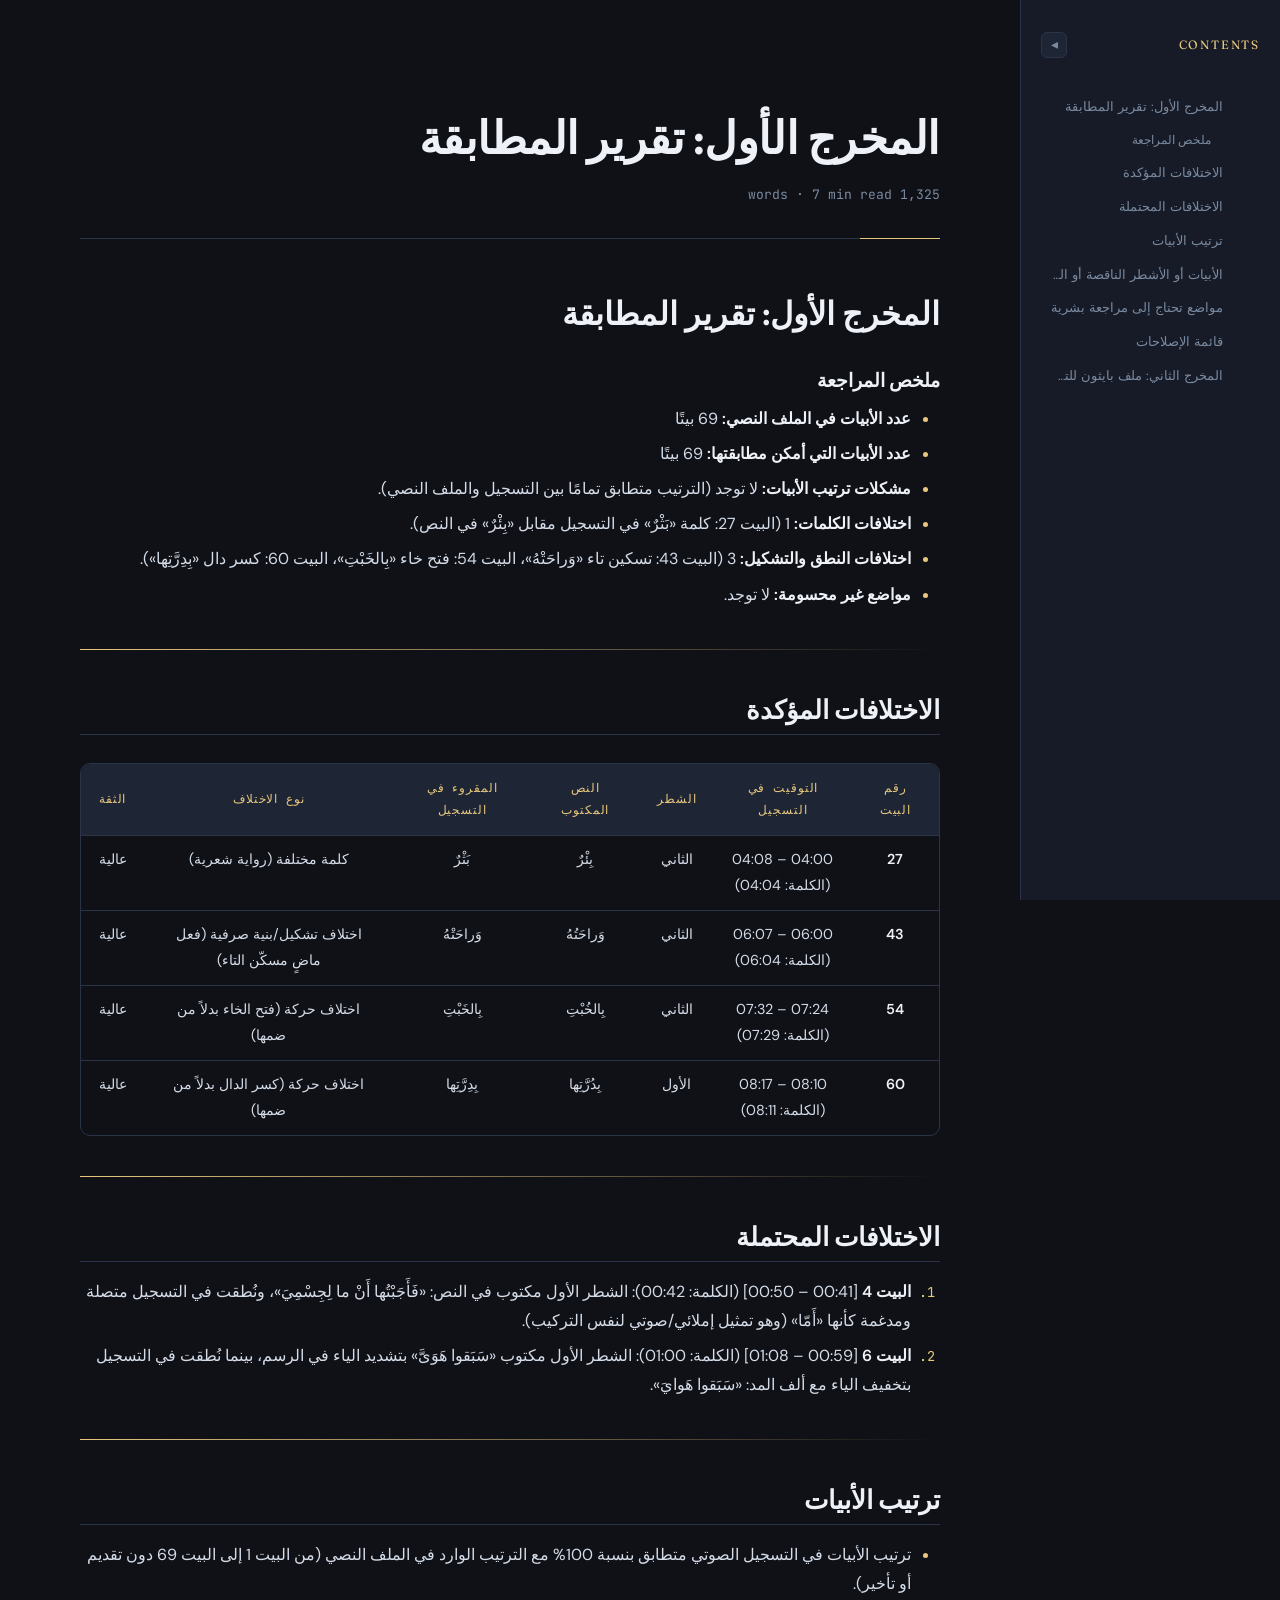
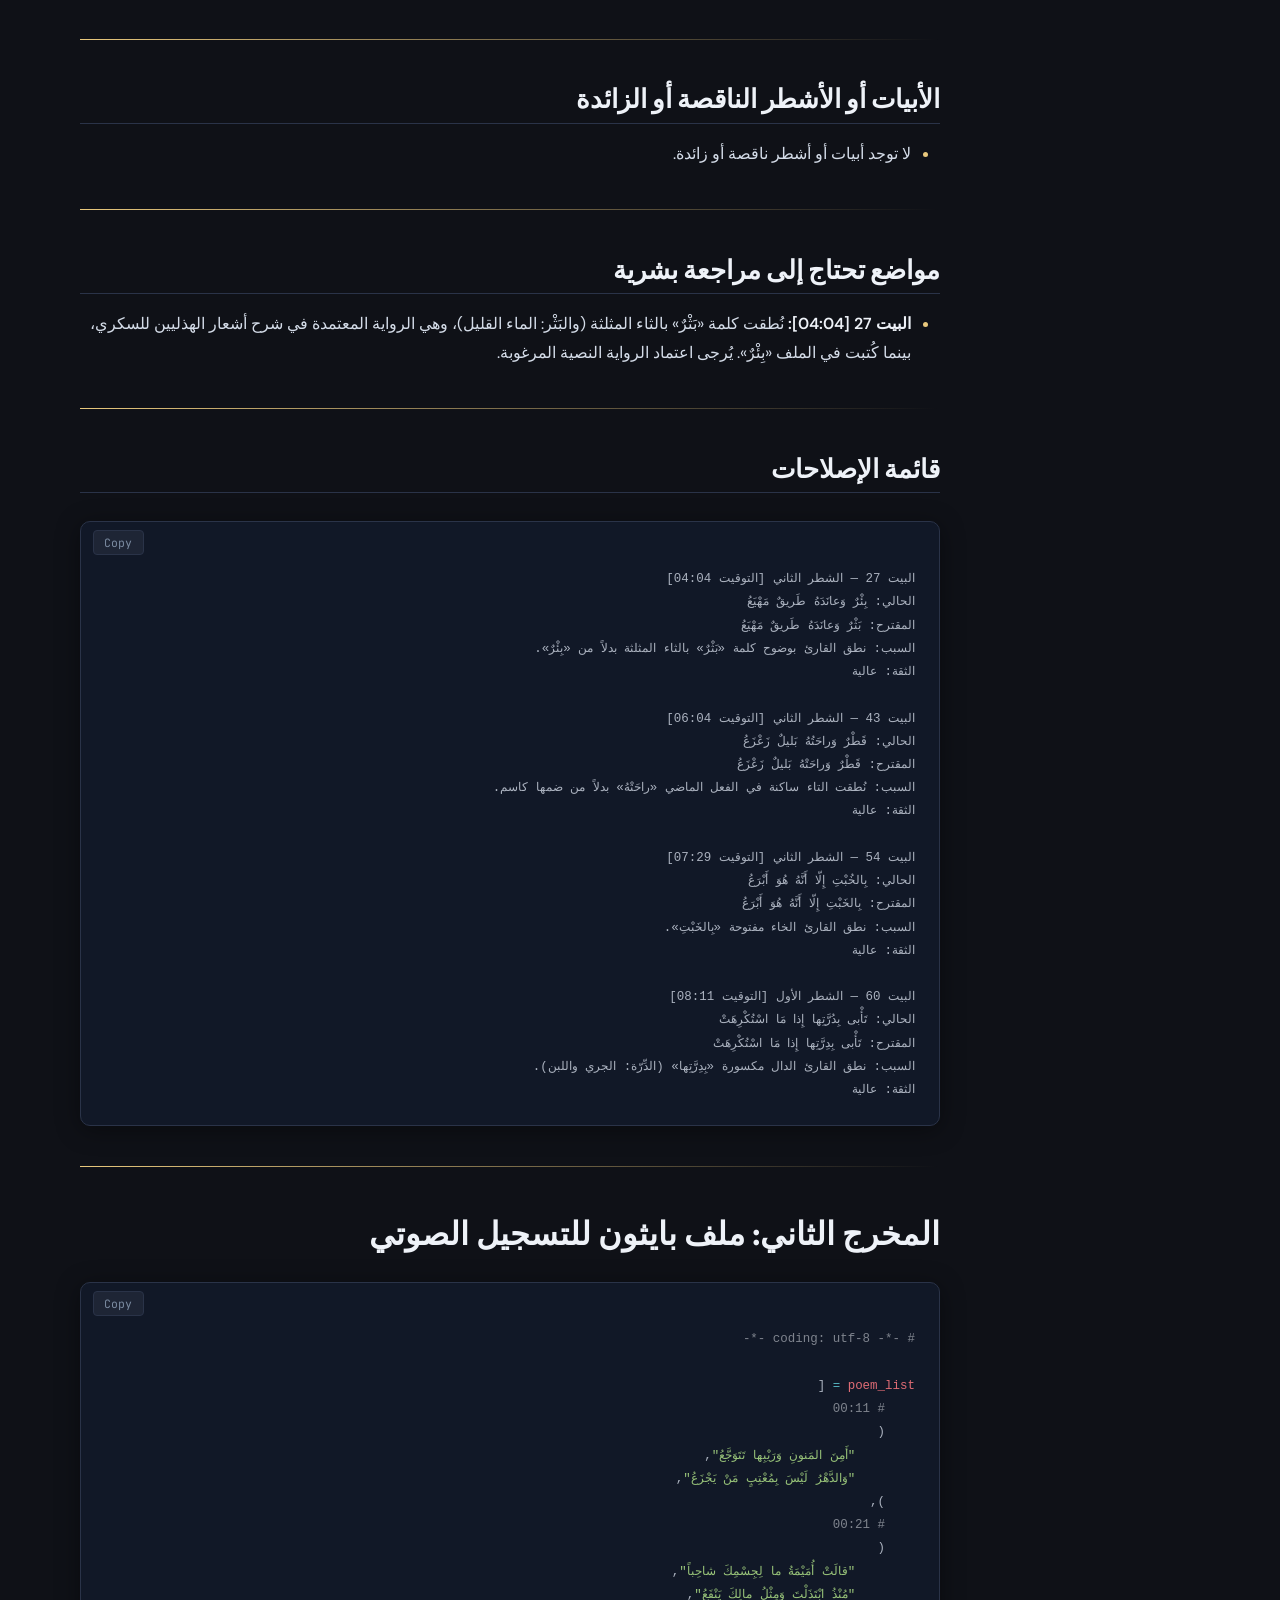
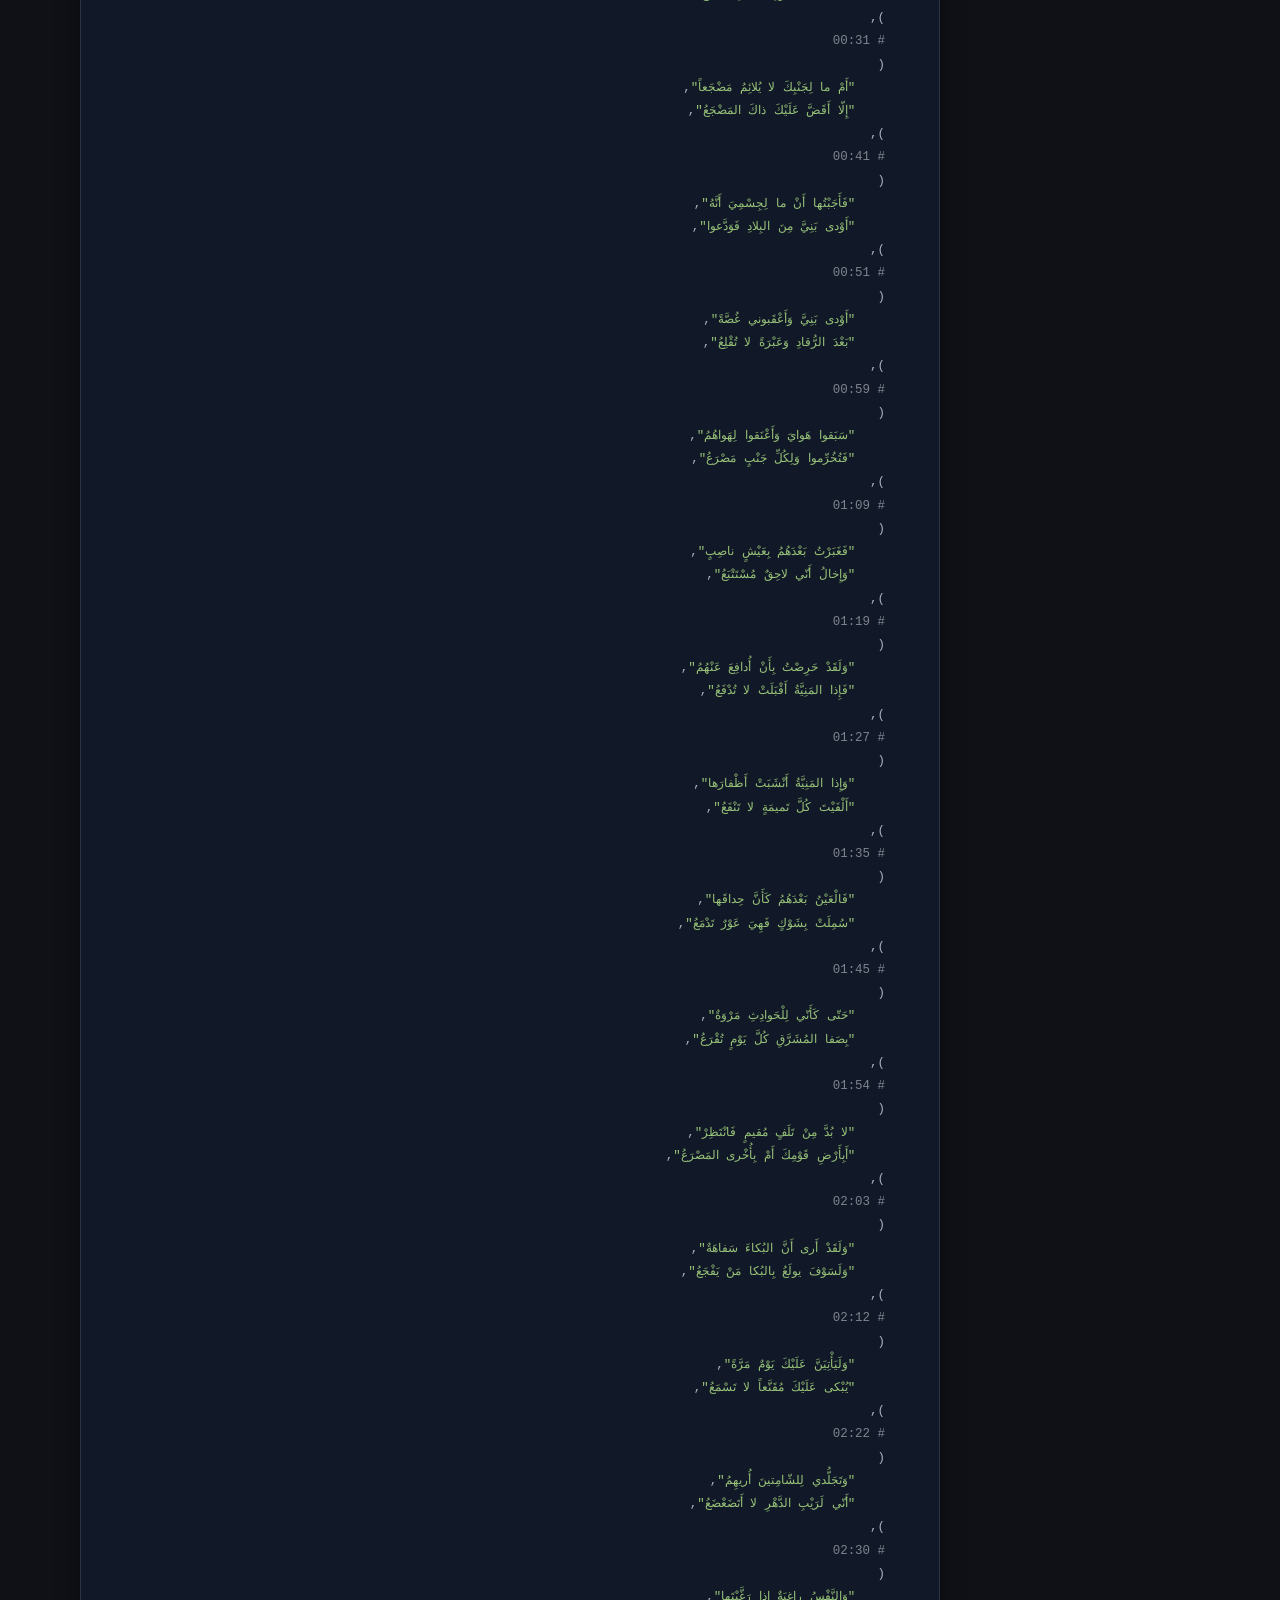
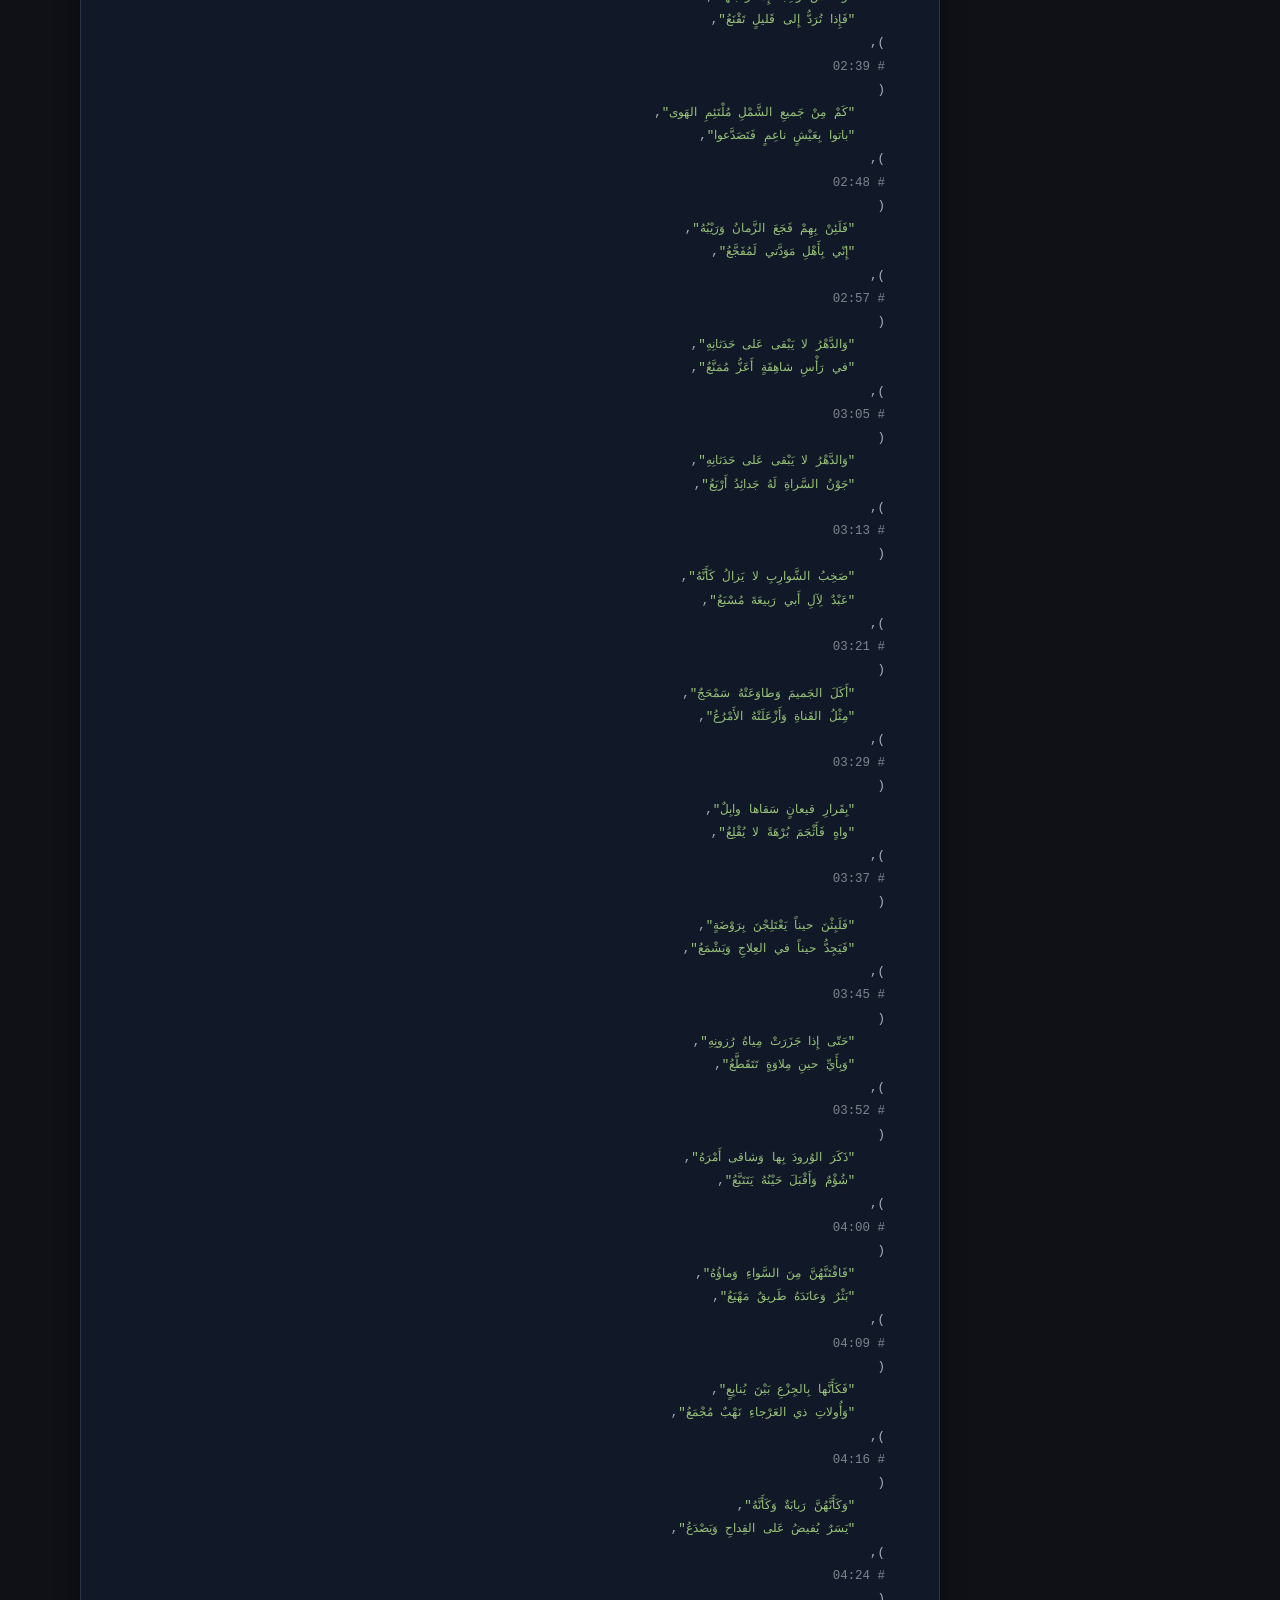
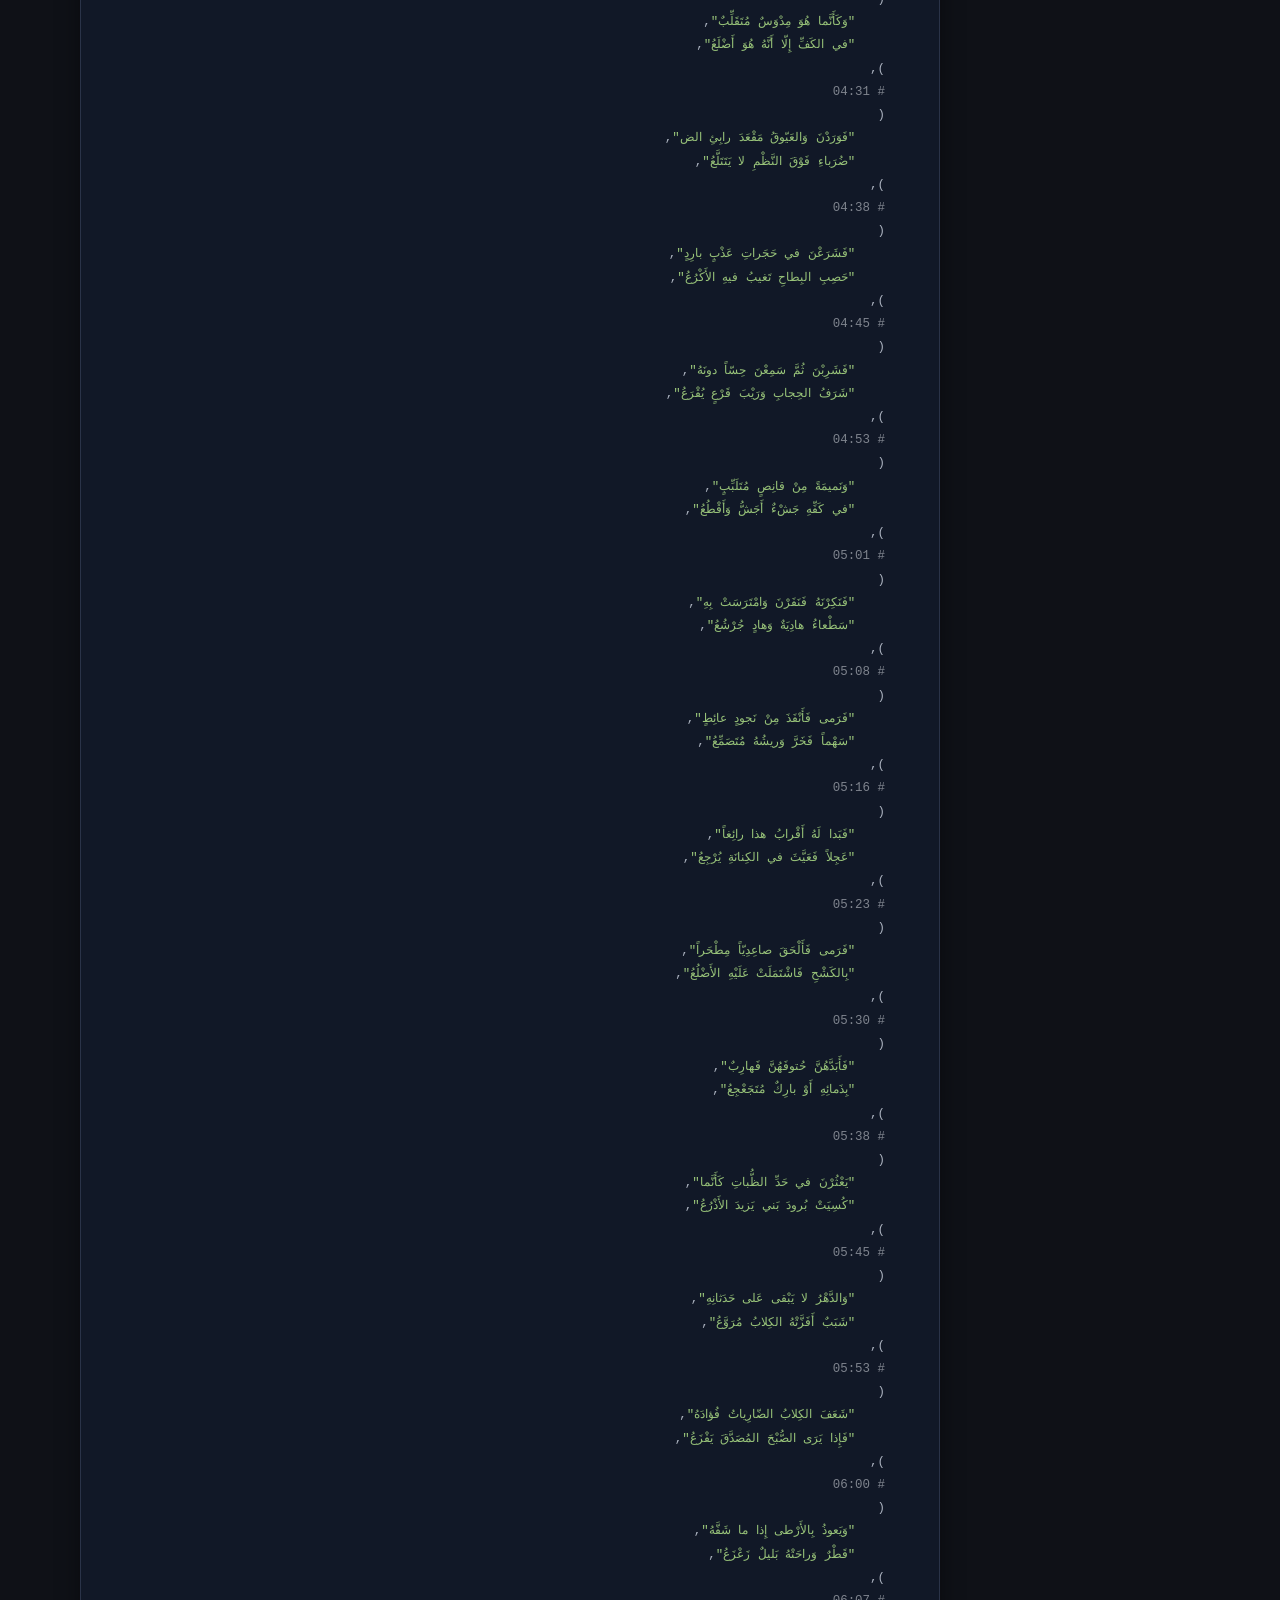
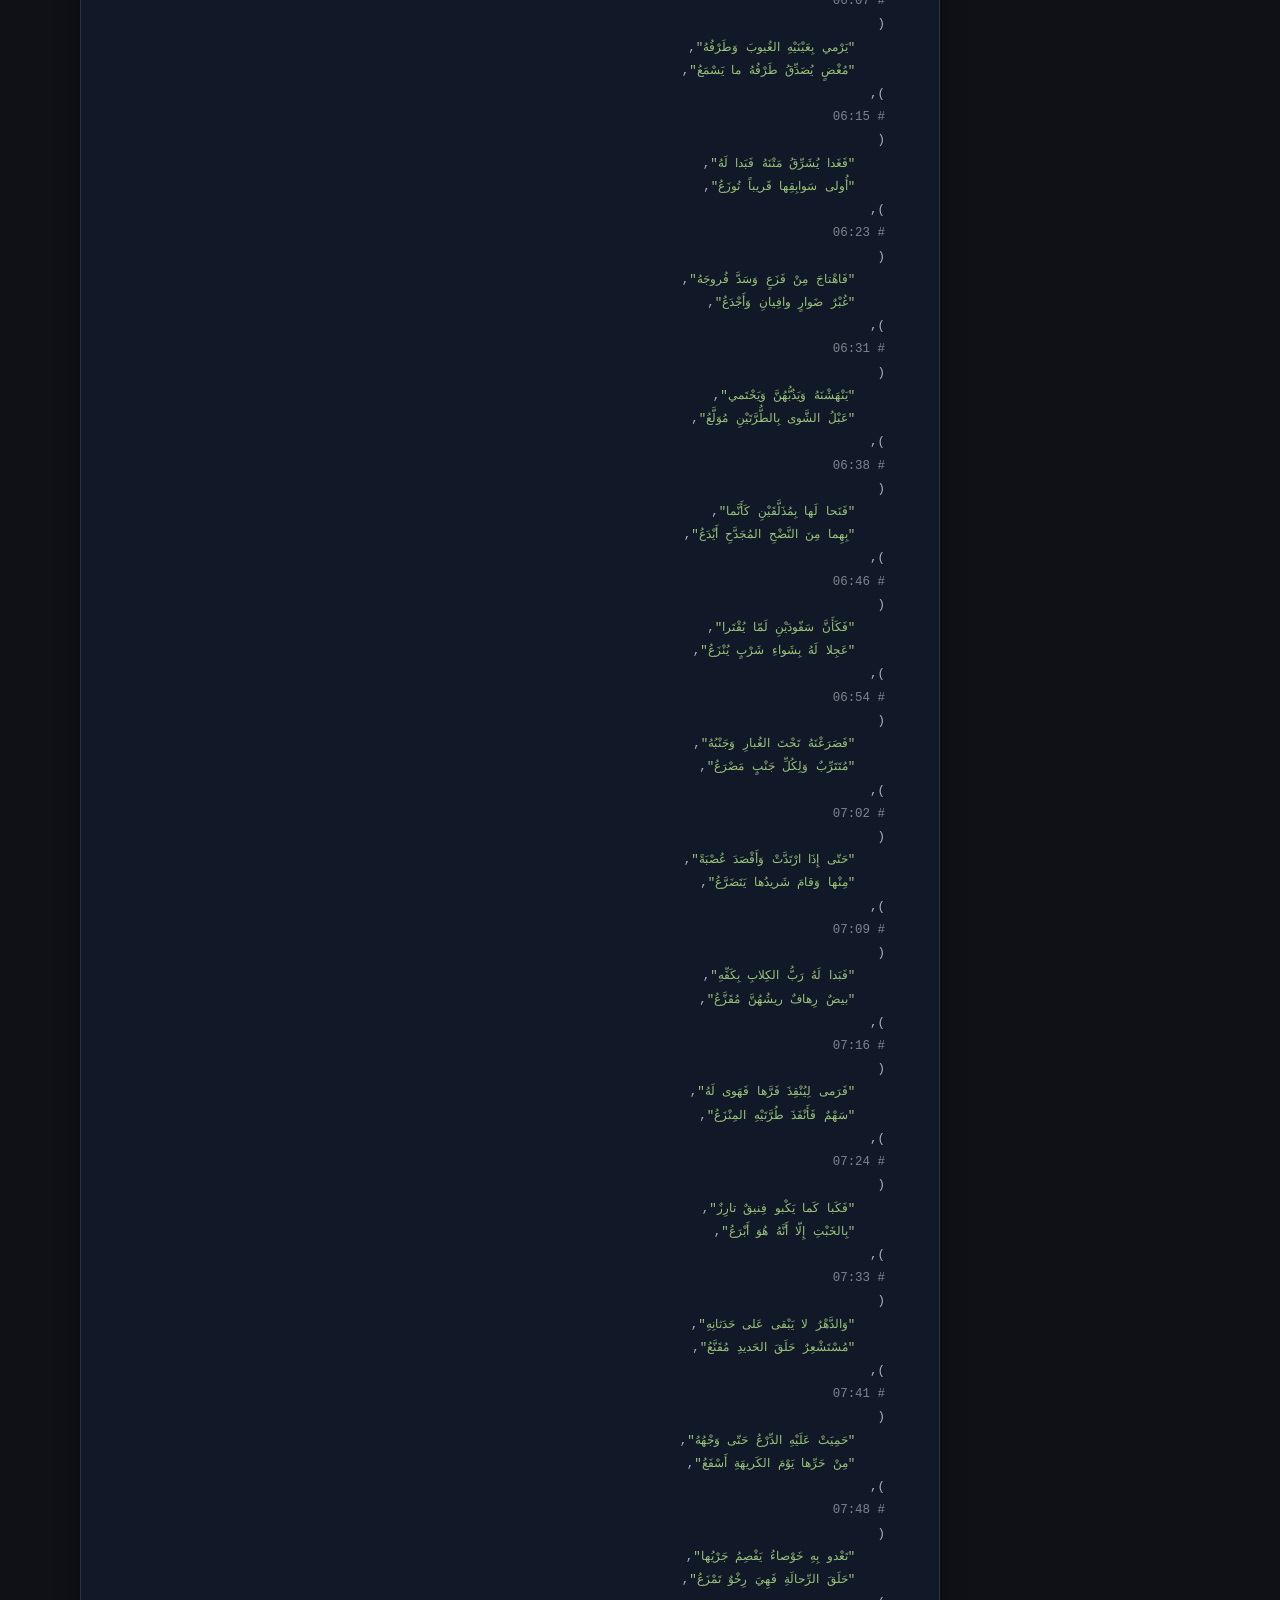
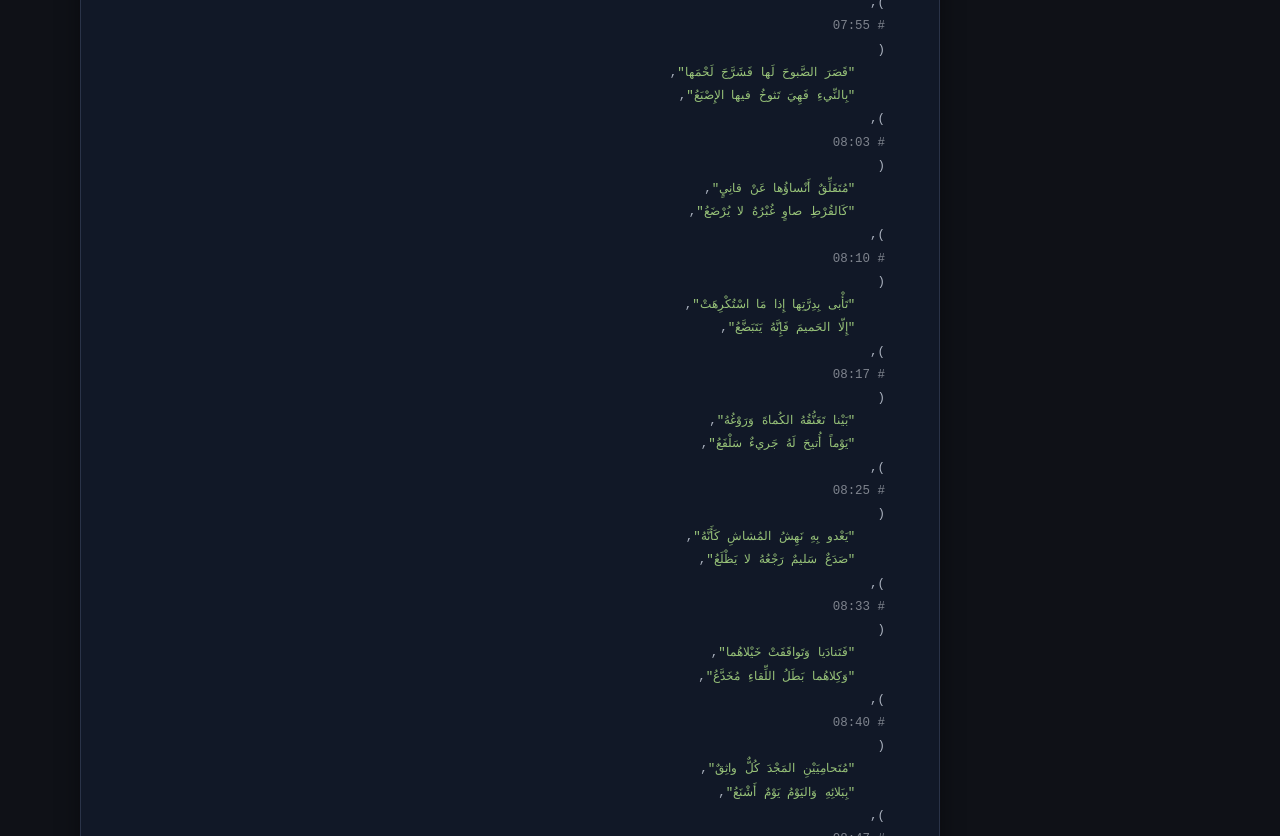
<file: amin_almanoon/note.html>
<!DOCTYPE html>
<html lang="ar" dir="rtl">
<head>
  <meta charset="UTF-8" />
  <meta name="viewport" content="width=device-width, initial-scale=1.0" />
  <title>المخرج الأول: تقرير المطابقة</title>

  <!-- Google Fonts -->
  <link rel="preconnect" href="https://fonts.googleapis.com" />
  <link rel="preconnect" href="https://fonts.gstatic.com" crossorigin />
  <link href="https://fonts.googleapis.com/css2?family=Fraunces:ital,opsz,wght@0,9..144,300;0,9..144,600;1,9..144,300&family=JetBrains+Mono:wght@400;500&family=DM+Sans:wght@400;500;600&display=swap" rel="stylesheet" />

  <style>
    /* ── Reset & base ──────────────────────────────────────── */
    *, *::before, *::after { box-sizing: border-box; margin: 0; padding: 0; }

    :root {
      /* Palette — dark editorial */
      --bg:          #0f1117;
      --surface:     #161b27;
      --surface2:    #1e2535;
      --border:      #2a3348;
      --accent:      #e8c87d;        /* warm gold */
      --accent2:     #6eb5ff;        /* sky blue for links / inline code */
      --text:        #d4dce8;
      --text-muted:  #7a8aa0;
      --text-strong: #eef2f8;

      /* Typography */
      --font-body:   'DM Sans', sans-serif;
      --font-head:   'Fraunces', Georgia, serif;
      --font-mono:   'JetBrains Mono', 'Fira Code', monospace;

      /* Layout */
      --content-max: 860px;
      --sidebar-w:   260px;
      --gap:         2rem;
    }

    html { scroll-behavior: smooth; }

    body {
      background: var(--bg);
      color: var(--text);
      font-family: var(--font-body);
      font-size: clamp(16px, 1.1vw, 18px);
      line-height: 1.8;
      text-align: right;
      -webkit-font-smoothing: antialiased;
      display: flex;
      min-height: 100vh;
    }

    /* ── Progress bar ──────────────────────────────────────── */
    #progress {
      position: fixed;
      top: 0; left: 0;
      height: 3px;
      width: 0%;
      background: linear-gradient(90deg, var(--accent), var(--accent2));
      z-index: 1000;
      transition: width 0.1s linear;
    }

    /* ── Sidebar TOC ───────────────────────────────────────── */
    #sidebar {
      position: fixed;
      top: 0;
      right: 0;
      width: var(--sidebar-w);
      height: 100vh;
      overflow-y: auto;
      background: var(--surface);
      border-left: 1px solid var(--border);
      padding: 2rem 1.25rem;
      display: flex;
      flex-direction: column;
      gap: 0.5rem;
      z-index: 100;
      scrollbar-width: thin;
      scrollbar-color: var(--border) transparent;
      transition: width 0.25s ease, padding 0.25s ease;
    }

    #sidebar-header {
      display: flex;
      align-items: center;
      justify-content: space-between;
      gap: 0.5rem;
      margin-bottom: 1rem;
    }

    #sidebar-title {
      font-family: var(--font-head);
      font-size: 0.75rem;
      letter-spacing: 0.15em;
      text-transform: uppercase;
      color: var(--accent);
      white-space: nowrap;
      overflow: hidden;
    }

    #sidebar-collapse-btn {
      flex-shrink: 0;
      width: 26px;
      height: 26px;
      display: flex;
      align-items: center;
      justify-content: center;
      background: var(--surface2);
      border: 1px solid var(--border);
      border-radius: 6px;
      color: var(--text-muted);
      cursor: pointer;
      font-size: 0.85rem;
      line-height: 1;
      transition: color 0.15s, border-color 0.15s, transform 0.25s ease;
    }
    #sidebar-collapse-btn:hover { color: var(--accent); border-color: var(--accent); }

    /* ── Collapsed sidebar state ───────────────────────────── */
    #sidebar.collapsed {
      width: 56px;
      padding: 2rem 0.85rem;
      overflow: hidden;
    }
    #sidebar.collapsed #sidebar-header { justify-content: center; }
    #sidebar.collapsed #sidebar-title,
    #sidebar.collapsed #toc { display: none; }
    #sidebar.collapsed #sidebar-collapse-btn { transform: rotate(180deg); }
    #sidebar.collapsed ~ #main {
      margin-right: 56px !important;
    }

    #toc { list-style: none; }
    #toc li { line-height: 1.4; }
    #toc a {
      display: block;
      padding: 0.25rem 0.5rem;
      font-size: 0.82rem;
      color: var(--text-muted);
      text-decoration: none;
      border-radius: 4px;
      transition: background 0.15s, color 0.15s;
      white-space: nowrap;
      overflow: hidden;
      text-overflow: ellipsis;
    }
    #toc a:hover, #toc a.active {
      background: var(--surface2);
      color: var(--text-strong);
    }
    #toc .toc-h2 { padding-right: 0.5rem; }
    #toc .toc-h3 { padding-right: 1.25rem; font-size: 0.77rem; }
    #toc .toc-h4 { padding-right: 2rem;   font-size: 0.73rem; color: var(--border); }

    /* ── Main content ──────────────────────────────────────── */
    #main {
      margin-right: var(--sidebar-w);
      flex: 1;
      display: flex;
      justify-content: center;
      padding: 4rem var(--gap) 6rem;
      transition: margin 0.25s ease;
    }

    article {
      width: 100%;
      max-width: var(--content-max);
    }

    /* ── Header strip ──────────────────────────────────────── */
    #doc-header {
      margin-bottom: 3.5rem;
      padding-bottom: 2rem;
      border-bottom: 1px solid var(--border);
      position: relative;
    }
    #doc-header::before {
      content: '';
      position: absolute;
      bottom: -1px;
      right: 0;
      width: 80px;
      height: 1px;
      background: var(--accent);
    }
    #doc-title {
      font-family: var(--font-head);
      font-size: clamp(2rem, 3.5vw, 3.2rem);
      font-weight: 600;
      color: var(--text-strong);
      line-height: 1.15;
      letter-spacing: -0.01em;
    }
    #doc-meta {
      margin-top: 0.6rem;
      font-size: 0.82rem;
      color: var(--text-muted);
      font-family: var(--font-mono);
    }

    /* ── Headings ──────────────────────────────────────────── */
    h1, h2, h3, h4, h5, h6 {
      font-family: var(--font-head);
      color: var(--text-strong);
      line-height: 1.2;
      font-weight: 600;
      scroll-margin-top: 2rem;
    }
    h1 { font-size: clamp(1.7rem, 2.5vw, 2.4rem); margin: 3rem 0 1.2rem; }
    h2 {
      font-size: clamp(1.35rem, 2vw, 1.85rem);
      margin: 2.8rem 0 1rem;
      padding-bottom: 0.5rem;
      border-bottom: 1px solid var(--border);
    }
    h3 { font-size: clamp(1.1rem, 1.5vw, 1.4rem); margin: 2.2rem 0 0.8rem; }
    h4 { font-size: 1.05rem; margin: 1.8rem 0 0.6rem; color: var(--accent); }
    h5, h6 { font-size: 0.95rem; margin: 1.5rem 0 0.5rem; font-weight: 500; }

    /* ── Paragraphs & text ─────────────────────────────────── */
    p { margin-bottom: 1.25rem; }
    strong { color: var(--text-strong); font-weight: 600; }
    em { font-style: italic; color: var(--accent); }
    del { color: var(--text-muted); }
    mark {
      background: rgba(232, 200, 125, 0.2);
      color: var(--accent);
      border-radius: 2px;
      padding: 0 3px;
    }

    /* ── Links ─────────────────────────────────────────────── */
    a {
      color: var(--accent2);
      text-decoration: none;
      border-bottom: 1px solid transparent;
      transition: border-color 0.15s;
    }
    a:hover { border-bottom-color: var(--accent2); }

    /* ── Lists ─────────────────────────────────────────────── */
    ul, ol {
      margin: 0.75rem 0 1.25rem;
      padding-right: 1.8rem;
    }
    li { margin-bottom: 0.4rem; }
    li > ul, li > ol { margin-bottom: 0; }
    ul li::marker { color: var(--accent); }
    ol li::marker { color: var(--accent); font-family: var(--font-mono); font-size: 0.85em; }

    /* ── Inline code ───────────────────────────────────────── */
    /* :not(pre) guard prevents this rule from bleeding into plain
       fenced blocks where <code> is a direct child of <pre>.      */
    :not(pre) > code:not([class]) {
      font-family: var(--font-mono);
      font-size: 0.85em;
      background: var(--surface2);
      color: var(--accent2);
      border: 1px solid var(--border);
      border-radius: 4px;
      padding: 0.15em 0.45em;
    }

    /* ── Code blocks (Pygments) ────────────────────────────── */
    .codehilite {
      background: #111827 !important;
      border: 1px solid var(--border);
      border-radius: 10px;
      overflow: hidden;
      margin: 1.75rem 0;
      position: relative;
      box-shadow: 0 4px 24px rgba(0,0,0,0.4);
    }

    .code-wrap {
      position: relative;
    }

    .code-lang {
      position: absolute;
      top: 0;
      right: 0;
      font-family: var(--font-mono);
      font-size: 0.7rem;
      letter-spacing: 0.08em;
      text-transform: uppercase;
      color: var(--text-muted);
      padding: 0.5rem 1rem;
      background: rgba(255,255,255,0.03);
      border-bottom: 1px solid var(--border);
      border-left: 1px solid var(--border);
      border-bottom-left-radius: 6px;
      user-select: none;
    }

    .copy-btn {
      position: absolute;
      top: 0.5rem;
      left: 0.75rem;
      background: var(--surface2);
      border: 1px solid var(--border);
      color: var(--text-muted);
      font-family: var(--font-mono);
      font-size: 0.72rem;
      padding: 0.25rem 0.65rem;
      border-radius: 4px;
      cursor: pointer;
      transition: background 0.15s, color 0.15s;
      z-index: 2;
    }
    .copy-btn:hover { background: var(--border); color: var(--text-strong); }
    .copy-btn.copied { color: #7dffaa; border-color: #7dffaa44; }

    .codehilite pre {
      margin: 0 !important;
      padding: 2.8rem 1.5rem 1.5rem !important;
      font-family: var(--font-mono) !important;
      font-size: clamp(0.78rem, 0.9vw, 0.88rem) !important;
      line-height: 1.7 !important;
      overflow-x: auto;
      tab-size: 4;
    }

    /* ── Plain fenced blocks / Prose blocks ───────────────── */
        /* ── Plain fenced blocks (no lang tag) ────────────────────
       Default monospace treatment when --prose is NOT active.
    ─────────────────────────────────────────────────────────── */
    pre:not(.codehilite pre) {
      background: #111827;
      border: 1px solid var(--border);
      border-radius: 10px;
      padding: 1.5rem;
      overflow-x: auto;
      font-family: var(--font-mono);
      font-size: 0.86rem;
      line-height: 1.7;
      margin: 1.75rem 0;
    }

    /* ── Blockquotes ───────────────────────────────────────── */
    blockquote {
      border-right: 3px solid var(--accent);
      margin: 1.5rem 0;
      padding: 1rem 1.5rem;
      background: var(--surface2);
      border-radius: 0 8px 8px 0;
      color: var(--text-muted);
      font-style: italic;
    }
    blockquote p { margin-bottom: 0; }

    /* ── Tables ────────────────────────────────────────────── */
    .table-wrap { overflow-x: auto; margin: 1.75rem 0; border-radius: 10px; border: 1px solid var(--border); }
    table {
      width: 100%;
      border-collapse: collapse;
      font-size: 0.9rem;
    }
    thead {
      background: var(--surface2);
    }
    th {
      font-family: var(--font-mono);
      font-size: 0.78rem;
      letter-spacing: 0.07em;
      text-transform: uppercase;
      color: var(--accent);
      padding: 0.8rem 1.1rem;
      text-align: right;
      border-bottom: 1px solid var(--border);
      font-weight: 500;
    }
    td {
      padding: 0.7rem 1.1rem;
      border-bottom: 1px solid var(--border);
      vertical-align: top;
    }
    tr:last-child td { border-bottom: none; }
    tr:hover td { background: rgba(255,255,255,0.02); }

    /* ── Horizontal rule ───────────────────────────────────── */
    hr {
      border: none;
      height: 1px;
      background: linear-gradient(90deg, var(--accent), transparent);
      margin: 2.5rem 0;
    }

    /* ── Task lists ────────────────────────────────────────── */
    .task-list-item input[type="checkbox"] {
      accent-color: var(--accent);
      margin-left: 0.5rem;
    }

    /* ── Images ────────────────────────────────────────────── */
    img {
      max-width: 100%;
      border-radius: 8px;
      border: 1px solid var(--border);
      display: block;
      margin: 1.5rem auto;
    }

    /* ── Footnotes ─────────────────────────────────────────── */
    .footnote {
      border-top: 1px solid var(--border);
      margin-top: 3rem;
      padding-top: 1rem;
      font-size: 0.82rem;
      color: var(--text-muted);
    }

    /* ── Back to top ───────────────────────────────────────── */
    #back-top {
      position: fixed;
      bottom: 2rem;
      left: 2rem;
      width: 40px;
      height: 40px;
      background: var(--surface2);
      border: 1px solid var(--border);
      border-radius: 50%;
      display: flex;
      align-items: center;
      justify-content: center;
      color: var(--text-muted);
      text-decoration: none;
      font-size: 1.1rem;
      opacity: 0;
      transform: translateY(8px);
      transition: opacity 0.2s, transform 0.2s, color 0.15s;
      z-index: 200;
    }
    #back-top.visible { opacity: 1; transform: translateY(0); }
    #back-top:hover { color: var(--accent); border-color: var(--accent); }

    /* ── Home button ────────────────────────────────────────── */
    #home-btn {
      position: fixed;
      bottom: 5.5rem;
      left: 2rem;
      width: 40px;
      height: 40px;
      background: var(--surface2);
      border: 1px solid var(--border);
      border-radius: 50%;
      display: flex;
      align-items: center;
      justify-content: center;
      color: var(--text-muted);
      text-decoration: none;
      font-size: 1.1rem;
      opacity: 1;
      transition: color 0.15s, border-color 0.15s;
      z-index: 200;
    }
    #home-btn:hover { color: var(--accent); border-color: var(--accent); }

    /* ── Sidebar toggle (hidden on wide screens) ───────────── */
    #sidebar-toggle {
      display: none;
      position: fixed;
      bottom: 2rem;
      right: 1rem;
      z-index: 300;
      background: var(--surface2);
      border: 1px solid var(--border);
      border-radius: 6px;
      padding: 0.4rem 0.75rem;
      color: var(--text-muted);
      font-size: 0.8rem;
      font-family: var(--font-mono);
      cursor: pointer;
    }

    /* ── Scrollbar ─────────────────────────────────────────── */
    ::-webkit-scrollbar { width: 6px; height: 6px; }
    ::-webkit-scrollbar-track { background: transparent; }
    ::-webkit-scrollbar-thumb { background: var(--border); border-radius: 3px; }

    /* ── Animations ────────────────────────────────────────── */
    @keyframes fadeUp {
      from { opacity: 0; transform: translateY(14px); }
      to   { opacity: 1; transform: translateY(0);    }
    }
    article { animation: fadeUp 0.45s ease both; }

    /* ── Responsive ────────────────────────────────────────── */
    @media (max-width: 1100px) {
      :root { --sidebar-w: 220px; }
    }
    @media (max-width: 820px) {
      #sidebar { transform: translateX(100%); transition: transform 0.25s; }
      #sidebar.open { transform: translateX(0); }
      #sidebar.collapsed { width: var(--sidebar-w); padding: 2rem 1.25rem; }
      #sidebar.collapsed #sidebar-title,
      #sidebar.collapsed #toc { display: block; }
      #sidebar.collapsed #sidebar-collapse-btn { transform: none; }
      #sidebar.collapsed ~ #main { margin-right: 0 !important; }
      #main { margin-right: 0 !important; }
      #sidebar-toggle { display: block; }
      #sidebar-collapse-btn { display: none; }
    }

    /* ── Pygments injected ─────────────────────────────────── */
    pre { line-height: 125%; }
td.linenos .normal { color: inherit; background-color: transparent; padding-left: 5px; padding-right: 5px; }
span.linenos { color: inherit; background-color: transparent; padding-left: 5px; padding-right: 5px; }
td.linenos .special { color: #000000; background-color: #ffffc0; padding-left: 5px; padding-right: 5px; }
span.linenos.special { color: #000000; background-color: #ffffc0; padding-left: 5px; padding-right: 5px; }
.codehilite .hll { background-color: #ffffcc }
.codehilite { background: #282C34; color: #ABB2BF }
.codehilite .c { color: #7F848E } /* Comment */
.codehilite .err { color: #ABB2BF } /* Error */
.codehilite .esc { color: #ABB2BF } /* Escape */
.codehilite .g { color: #ABB2BF } /* Generic */
.codehilite .k { color: #C678DD } /* Keyword */
.codehilite .l { color: #ABB2BF } /* Literal */
.codehilite .n { color: #E06C75 } /* Name */
.codehilite .o { color: #56B6C2 } /* Operator */
.codehilite .x { color: #ABB2BF } /* Other */
.codehilite .p { color: #ABB2BF } /* Punctuation */
.codehilite .ch { color: #7F848E } /* Comment.Hashbang */
.codehilite .cm { color: #7F848E } /* Comment.Multiline */
.codehilite .cp { color: #7F848E } /* Comment.Preproc */
.codehilite .cpf { color: #7F848E } /* Comment.PreprocFile */
.codehilite .c1 { color: #7F848E } /* Comment.Single */
.codehilite .cs { color: #7F848E } /* Comment.Special */
.codehilite .gd { color: #ABB2BF } /* Generic.Deleted */
.codehilite .ge { color: #ABB2BF } /* Generic.Emph */
.codehilite .ges { color: #ABB2BF } /* Generic.EmphStrong */
.codehilite .gr { color: #ABB2BF } /* Generic.Error */
.codehilite .gh { color: #ABB2BF } /* Generic.Heading */
.codehilite .gi { color: #ABB2BF } /* Generic.Inserted */
.codehilite .go { color: #ABB2BF } /* Generic.Output */
.codehilite .gp { color: #ABB2BF } /* Generic.Prompt */
.codehilite .gs { color: #ABB2BF } /* Generic.Strong */
.codehilite .gu { color: #ABB2BF } /* Generic.Subheading */
.codehilite .gt { color: #ABB2BF } /* Generic.Traceback */
.codehilite .kc { color: #E5C07B } /* Keyword.Constant */
.codehilite .kd { color: #C678DD } /* Keyword.Declaration */
.codehilite .kn { color: #C678DD } /* Keyword.Namespace */
.codehilite .kp { color: #C678DD } /* Keyword.Pseudo */
.codehilite .kr { color: #C678DD } /* Keyword.Reserved */
.codehilite .kt { color: #E5C07B } /* Keyword.Type */
.codehilite .ld { color: #ABB2BF } /* Literal.Date */
.codehilite .m { color: #D19A66 } /* Literal.Number */
.codehilite .s { color: #98C379 } /* Literal.String */
.codehilite .na { color: #E06C75 } /* Name.Attribute */
.codehilite .nb { color: #E5C07B } /* Name.Builtin */
.codehilite .nc { color: #E5C07B } /* Name.Class */
.codehilite .no { color: #E06C75 } /* Name.Constant */
.codehilite .nd { color: #61AFEF } /* Name.Decorator */
.codehilite .ni { color: #E06C75 } /* Name.Entity */
.codehilite .ne { color: #E06C75 } /* Name.Exception */
.codehilite .nf { color: #61AFEF; font-weight: bold } /* Name.Function */
.codehilite .nl { color: #E06C75 } /* Name.Label */
.codehilite .nn { color: #E06C75 } /* Name.Namespace */
.codehilite .nx { color: #E06C75 } /* Name.Other */
.codehilite .py { color: #E06C75 } /* Name.Property */
.codehilite .nt { color: #E06C75 } /* Name.Tag */
.codehilite .nv { color: #E06C75 } /* Name.Variable */
.codehilite .ow { color: #56B6C2 } /* Operator.Word */
.codehilite .pm { color: #ABB2BF } /* Punctuation.Marker */
.codehilite .w { color: #ABB2BF } /* Text.Whitespace */
.codehilite .mb { color: #D19A66 } /* Literal.Number.Bin */
.codehilite .mf { color: #D19A66 } /* Literal.Number.Float */
.codehilite .mh { color: #D19A66 } /* Literal.Number.Hex */
.codehilite .mi { color: #D19A66 } /* Literal.Number.Integer */
.codehilite .mo { color: #D19A66 } /* Literal.Number.Oct */
.codehilite .sa { color: #98C379 } /* Literal.String.Affix */
.codehilite .sb { color: #98C379 } /* Literal.String.Backtick */
.codehilite .sc { color: #98C379 } /* Literal.String.Char */
.codehilite .dl { color: #98C379 } /* Literal.String.Delimiter */
.codehilite .sd { color: #98C379 } /* Literal.String.Doc */
.codehilite .s2 { color: #98C379 } /* Literal.String.Double */
.codehilite .se { color: #98C379 } /* Literal.String.Escape */
.codehilite .sh { color: #98C379 } /* Literal.String.Heredoc */
.codehilite .si { color: #98C379 } /* Literal.String.Interpol */
.codehilite .sx { color: #98C379 } /* Literal.String.Other */
.codehilite .sr { color: #98C379 } /* Literal.String.Regex */
.codehilite .s1 { color: #98C379 } /* Literal.String.Single */
.codehilite .ss { color: #98C379 } /* Literal.String.Symbol */
.codehilite .bp { color: #E5C07B } /* Name.Builtin.Pseudo */
.codehilite .fm { color: #56B6C2; font-weight: bold } /* Name.Function.Magic */
.codehilite .vc { color: #E06C75 } /* Name.Variable.Class */
.codehilite .vg { color: #E06C75 } /* Name.Variable.Global */
.codehilite .vi { color: #E06C75 } /* Name.Variable.Instance */
.codehilite .vm { color: #E06C75 } /* Name.Variable.Magic */
.codehilite .il { color: #D19A66 } /* Literal.Number.Integer.Long */


  </style>
</head>
<body>

<div id="progress"></div>

<!-- Sidebar -->
<nav id="sidebar" aria-label="Table of contents">
  <div id="sidebar-header">
    <div id="sidebar-title">Contents</div>
    <button id="sidebar-collapse-btn" aria-label="Collapse sidebar" title="Collapse sidebar">◂</button>
  </div>
  <ul id="toc"></ul>
</nav>

<button id="sidebar-toggle" aria-label="Toggle sidebar">☰ TOC</button>

<!-- Main -->
<div id="main">
  <article>
    <header id="doc-header">
      <h1 id="doc-title">المخرج الأول: تقرير المطابقة</h1>
      <div id="doc-meta"></div>
    </header>

    <h1 id="_1">المخرج الأول: تقرير المطابقة</h1>
<h3 id="_2">ملخص المراجعة</h3>
<ul>
<li><strong>عدد الأبيات في الملف النصي:</strong> 69 بيتًا</li>
<li><strong>عدد الأبيات التي أمكن مطابقتها:</strong> 69 بيتًا</li>
<li><strong>مشكلات ترتيب الأبيات:</strong> لا توجد (الترتيب متطابق تمامًا بين التسجيل والملف النصي).</li>
<li><strong>اختلافات الكلمات:</strong> 1 (البيت 27: كلمة «بَثْرٌ» في التسجيل مقابل «بِئْرٌ» في النص).</li>
<li><strong>اختلافات النطق والتشكيل:</strong> 3 (البيت 43: تسكين تاء «وَراحَتْهُ»، البيت 54: فتح خاء «بِالخَبْتِ»، البيت 60: كسر دال «بِدِرَّتِها»).</li>
<li><strong>مواضع غير محسومة:</strong> لا توجد.</li>
</ul>
<hr>
<h2 id="_3">الاختلافات المؤكدة</h2>
<table>
<thead>
<tr>
<th style="text-align: center;">رقم البيت</th>
<th style="text-align: center;">التوقيت في التسجيل</th>
<th style="text-align: center;">الشطر</th>
<th style="text-align: center;">النص المكتوب</th>
<th style="text-align: center;">المقروء في التسجيل</th>
<th style="text-align: center;">نوع الاختلاف</th>
<th style="text-align: center;">الثقة</th>
</tr>
</thead>
<tbody>
<tr>
<td style="text-align: center;"><strong>27</strong></td>
<td style="text-align: center;">04:00 – 04:08<br>(الكلمة: 04:04)</td>
<td style="text-align: center;">الثاني</td>
<td style="text-align: center;">بِئْرٌ</td>
<td style="text-align: center;">بَثْرٌ</td>
<td style="text-align: center;">كلمة مختلفة (رواية شعرية)</td>
<td style="text-align: center;">عالية</td>
</tr>
<tr>
<td style="text-align: center;"><strong>43</strong></td>
<td style="text-align: center;">06:00 – 06:07<br>(الكلمة: 06:04)</td>
<td style="text-align: center;">الثاني</td>
<td style="text-align: center;">وَراحَتُهُ</td>
<td style="text-align: center;">وَراحَتْهُ</td>
<td style="text-align: center;">اختلاف تشكيل/بنية صرفية (فعل ماضٍ مسكّن التاء)</td>
<td style="text-align: center;">عالية</td>
</tr>
<tr>
<td style="text-align: center;"><strong>54</strong></td>
<td style="text-align: center;">07:24 – 07:32<br>(الكلمة: 07:29)</td>
<td style="text-align: center;">الثاني</td>
<td style="text-align: center;">بِالخُبْتِ</td>
<td style="text-align: center;">بِالخَبْتِ</td>
<td style="text-align: center;">اختلاف حركة (فتح الخاء بدلاً من ضمها)</td>
<td style="text-align: center;">عالية</td>
</tr>
<tr>
<td style="text-align: center;"><strong>60</strong></td>
<td style="text-align: center;">08:10 – 08:17<br>(الكلمة: 08:11)</td>
<td style="text-align: center;">الأول</td>
<td style="text-align: center;">بِدُرَّتِها</td>
<td style="text-align: center;">بِدِرَّتِها</td>
<td style="text-align: center;">اختلاف حركة (كسر الدال بدلاً من ضمها)</td>
<td style="text-align: center;">عالية</td>
</tr>
</tbody>
</table>
<hr>
<h2 id="_4">الاختلافات المحتملة</h2>
<ol>
<li><strong>البيت 4</strong> [00:41 – 00:50] (الكلمة: 00:42): الشطر الأول مكتوب في النص: «فَأَجَبْتُها أَنْ ما لِجِسْمِيَ»، ونُطقت في التسجيل متصلة ومدغمة كأنها «أَمّا» (وهو تمثيل إملائي/صوتي لنفس التركيب).</li>
<li><strong>البيت 6</strong> [00:59 – 01:08] (الكلمة: 01:00): الشطر الأول مكتوب «سَبَقوا هَوَىَّ» بتشديد الياء في الرسم، بينما نُطقت في التسجيل بتخفيف الياء مع ألف المد: «سَبَقوا هَوايَ».</li>
</ol>
<hr>
<h2 id="_5">ترتيب الأبيات</h2>
<ul>
<li>ترتيب الأبيات في التسجيل الصوتي متطابق بنسبة 100% مع الترتيب الوارد في الملف النصي (من البيت 1 إلى البيت 69 دون تقديم أو تأخير).</li>
</ul>
<hr>
<h2 id="_6">الأبيات أو الأشطر الناقصة أو الزائدة</h2>
<ul>
<li>لا توجد أبيات أو أشطر ناقصة أو زائدة.</li>
</ul>
<hr>
<h2 id="_7">مواضع تحتاج إلى مراجعة بشرية</h2>
<ul>
<li><strong>البيت 27 [04:04]:</strong> نُطقت كلمة «بَثْرٌ» بالثاء المثلثة (والبَثْر: الماء القليل)، وهي الرواية المعتمدة في شرح أشعار الهذليين للسكري، بينما كُتبت في الملف «بِئْرٌ». يُرجى اعتماد الرواية النصية المرغوبة.</li>
</ul>
<hr>
<h2 id="_8">قائمة الإصلاحات</h2>
<div class="codehilite"><pre><span></span><code>البيت 27 — الشطر الثاني [التوقيت 04:04]
الحالي: بِئْرٌ وَعانَدَهُ طَريقٌ مَهْيَعُ
المقترح: بَثْرٌ وَعانَدَهُ طَريقٌ مَهْيَعُ
السبب: نطق القارئ بوضوح كلمة «بَثْرٌ» بالثاء المثلثة بدلاً من «بِئْرٌ».
الثقة: عالية

البيت 43 — الشطر الثاني [التوقيت 06:04]
الحالي: قَطْرٌ وَراحَتُهُ بَليلٌ زَعْزَعُ
المقترح: قَطْرٌ وَراحَتْهُ بَليلٌ زَعْزَعُ
السبب: نُطقت التاء ساكنة في الفعل الماضي «راحَتْهُ» بدلاً من ضمها كاسم.
الثقة: عالية

البيت 54 — الشطر الثاني [التوقيت 07:29]
الحالي: بِالخُبْتِ إِلّا أَنَّهُ هُوَ أَبْرَعُ
المقترح: بِالخَبْتِ إِلّا أَنَّهُ هُوَ أَبْرَعُ
السبب: نطق القارئ الخاء مفتوحة «بِالخَبْتِ».
الثقة: عالية

البيت 60 — الشطر الأول [التوقيت 08:11]
الحالي: تَأْبى بِدُرَّتِها إِذا مَا اسْتُكْرِهَتْ
المقترح: تَأْبى بِدِرَّتِها إِذا مَا اسْتُكْرِهَتْ
السبب: نطق القارئ الدال مكسورة «بِدِرَّتِها» (الدِّرّة: الجري واللبن).
الثقة: عالية
</code></pre></div>

<hr>
<h1 id="_9">المخرج الثاني: ملف بايثون للتسجيل الصوتي</h1>
<div class="codehilite"><pre><span></span><code><span class="c1"># -*- coding: utf-8 -*-</span>

<span class="n">poem_list</span> <span class="o">=</span> <span class="p">[</span>
    <span class="c1"># 00:11</span>
    <span class="p">(</span>
        <span class="s2">&quot;أَمِنَ المَنونِ وَرَيْبِها تَتَوَجَّعُ&quot;</span><span class="p">,</span>
        <span class="s2">&quot;وَالدَّهْرُ لَيْسَ بِمُعْتِبٍ مَنْ يَجْزَعُ&quot;</span><span class="p">,</span>
    <span class="p">),</span>
    <span class="c1"># 00:21</span>
    <span class="p">(</span>
        <span class="s2">&quot;قالَتْ أُمَيْمَةُ ما لِجِسْمِكَ شاحِباً&quot;</span><span class="p">,</span>
        <span class="s2">&quot;مُنْذُ ابْتَذَلْتَ وَمِثْلُ مالِكَ يَنْفَعُ&quot;</span><span class="p">,</span>
    <span class="p">),</span>
    <span class="c1"># 00:31</span>
    <span class="p">(</span>
        <span class="s2">&quot;أَمْ ما لِجَنْبِكَ لا يُلائِمُ مَضْجَعاً&quot;</span><span class="p">,</span>
        <span class="s2">&quot;إِلّا أَقَضَّ عَلَيْكَ ذاكَ المَضْجَعُ&quot;</span><span class="p">,</span>
    <span class="p">),</span>
    <span class="c1"># 00:41</span>
    <span class="p">(</span>
        <span class="s2">&quot;فَأَجَبْتُها أَنْ ما لِجِسْمِيَ أَنَّهُ&quot;</span><span class="p">,</span>
        <span class="s2">&quot;أَوْدى بَنِيَّ مِنَ البِلادِ فَوَدَّعوا&quot;</span><span class="p">,</span>
    <span class="p">),</span>
    <span class="c1"># 00:51</span>
    <span class="p">(</span>
        <span class="s2">&quot;أَوْدى بَنِيَّ وَأَعْقَبوني غُصَّةً&quot;</span><span class="p">,</span>
        <span class="s2">&quot;بَعْدَ الرُّقادِ وَعَبْرَةً لا تُقْلِعُ&quot;</span><span class="p">,</span>
    <span class="p">),</span>
    <span class="c1"># 00:59</span>
    <span class="p">(</span>
        <span class="s2">&quot;سَبَقوا هَوايَ وَأَعْنَقوا لِهَواهُمُ&quot;</span><span class="p">,</span>
        <span class="s2">&quot;فَتُخُرِّموا وَلِكُلِّ جَنْبٍ مَصْرَعُ&quot;</span><span class="p">,</span>
    <span class="p">),</span>
    <span class="c1"># 01:09</span>
    <span class="p">(</span>
        <span class="s2">&quot;فَغَبَرْتُ بَعْدَهُمُ بِعَيْشٍ ناصِبٍ&quot;</span><span class="p">,</span>
        <span class="s2">&quot;وَإِخالُ أَنّي لاحِقٌ مُسْتَتْبَعُ&quot;</span><span class="p">,</span>
    <span class="p">),</span>
    <span class="c1"># 01:19</span>
    <span class="p">(</span>
        <span class="s2">&quot;وَلَقَدْ حَرِصْتُ بِأَنْ أُدافِعَ عَنْهُمُ&quot;</span><span class="p">,</span>
        <span class="s2">&quot;فَإِذا المَنِيَّةُ أَقْبَلَتْ لا تُدْفَعُ&quot;</span><span class="p">,</span>
    <span class="p">),</span>
    <span class="c1"># 01:27</span>
    <span class="p">(</span>
        <span class="s2">&quot;وَإِذا المَنِيَّةُ أَنْشَبَتْ أَظْفارَها&quot;</span><span class="p">,</span>
        <span class="s2">&quot;أَلْفَيْتَ كُلَّ تَميمَةٍ لا تَنْفَعُ&quot;</span><span class="p">,</span>
    <span class="p">),</span>
    <span class="c1"># 01:35</span>
    <span class="p">(</span>
        <span class="s2">&quot;فَالْعَيْنُ بَعْدَهُمُ كَأَنَّ حِداقَها&quot;</span><span class="p">,</span>
        <span class="s2">&quot;سُمِلَتْ بِشَوْكٍ فَهِيَ عَوْرٌ تَدْمَعُ&quot;</span><span class="p">,</span>
    <span class="p">),</span>
    <span class="c1"># 01:45</span>
    <span class="p">(</span>
        <span class="s2">&quot;حَتّى كَأَنّي لِلْحَوادِثِ مَرْوَةٌ&quot;</span><span class="p">,</span>
        <span class="s2">&quot;بِصَفا المُشَرَّقِ كُلَّ يَوْمٍ تُقْرَعُ&quot;</span><span class="p">,</span>
    <span class="p">),</span>
    <span class="c1"># 01:54</span>
    <span class="p">(</span>
        <span class="s2">&quot;لا بُدَّ مِنْ تَلَفٍ مُقيمٍ فَانْتَظِرْ&quot;</span><span class="p">,</span>
        <span class="s2">&quot;أَبِأَرْضِ قَوْمِكَ أَمْ بِأُخْرى المَصْرَعُ&quot;</span><span class="p">,</span>
    <span class="p">),</span>
    <span class="c1"># 02:03</span>
    <span class="p">(</span>
        <span class="s2">&quot;وَلَقَدْ أَرى أَنَّ البُكاءَ سَفاهَةٌ&quot;</span><span class="p">,</span>
        <span class="s2">&quot;وَلَسَوْفَ يولَعُ بِالبُكا مَنْ يَفْجَعُ&quot;</span><span class="p">,</span>
    <span class="p">),</span>
    <span class="c1"># 02:12</span>
    <span class="p">(</span>
        <span class="s2">&quot;وَلَيَأْتِيَنَّ عَلَيْكَ يَوْمٌ مَرَّةً&quot;</span><span class="p">,</span>
        <span class="s2">&quot;يُبْكى عَلَيْكَ مُقَنَّعاً لا تَسْمَعُ&quot;</span><span class="p">,</span>
    <span class="p">),</span>
    <span class="c1"># 02:22</span>
    <span class="p">(</span>
        <span class="s2">&quot;وَتَجَلُّدي لِلشّامِتينَ أُريهِمُ&quot;</span><span class="p">,</span>
        <span class="s2">&quot;أَنّي لَرَيْبِ الدَّهْرِ لا أَتَضَعْضَعُ&quot;</span><span class="p">,</span>
    <span class="p">),</span>
    <span class="c1"># 02:30</span>
    <span class="p">(</span>
        <span class="s2">&quot;وَالنَّفْسُ راغِبَةٌ إِذا رَغَّبْتَها&quot;</span><span class="p">,</span>
        <span class="s2">&quot;فَإِذا تُرَدُّ إِلى قَليلٍ تَقْنَعُ&quot;</span><span class="p">,</span>
    <span class="p">),</span>
    <span class="c1"># 02:39</span>
    <span class="p">(</span>
        <span class="s2">&quot;كَمْ مِنْ جَميعِ الشَّمْلِ مُلْتَئِمِ الهَوى&quot;</span><span class="p">,</span>
        <span class="s2">&quot;باتوا بِعَيْشٍ ناعِمٍ فَتَصَدَّعوا&quot;</span><span class="p">,</span>
    <span class="p">),</span>
    <span class="c1"># 02:48</span>
    <span class="p">(</span>
        <span class="s2">&quot;فَلَئِنْ بِهِمْ فَجَعَ الزَّمانُ وَرَيْبُهُ&quot;</span><span class="p">,</span>
        <span class="s2">&quot;إِنّي بِأَهْلِ مَوَدَّتي لَمُفَجَّعُ&quot;</span><span class="p">,</span>
    <span class="p">),</span>
    <span class="c1"># 02:57</span>
    <span class="p">(</span>
        <span class="s2">&quot;وَالدَّهْرُ لا يَبْقى عَلى حَدَثانِهِ&quot;</span><span class="p">,</span>
        <span class="s2">&quot;في رَأْسِ شاهِقَةٍ أَعَزُّ مُمَنَّعُ&quot;</span><span class="p">,</span>
    <span class="p">),</span>
    <span class="c1"># 03:05</span>
    <span class="p">(</span>
        <span class="s2">&quot;وَالدَّهْرُ لا يَبْقى عَلى حَدَثانِهِ&quot;</span><span class="p">,</span>
        <span class="s2">&quot;جَوْنُ السَّراةِ لَهُ جَدائِدُ أَرْبَعُ&quot;</span><span class="p">,</span>
    <span class="p">),</span>
    <span class="c1"># 03:13</span>
    <span class="p">(</span>
        <span class="s2">&quot;صَخِبُ الشَّوارِبِ لا يَزالُ كَأَنَّهُ&quot;</span><span class="p">,</span>
        <span class="s2">&quot;عَبْدٌ لِآلِ أَبي رَبيعَةَ مُسْبَعُ&quot;</span><span class="p">,</span>
    <span class="p">),</span>
    <span class="c1"># 03:21</span>
    <span class="p">(</span>
        <span class="s2">&quot;أَكَلَ الجَميمَ وَطاوَعَتْهُ سَمْحَجٌ&quot;</span><span class="p">,</span>
        <span class="s2">&quot;مِثْلُ القَناةِ وَأَزْعَلَتْهُ الأَمْرُعُ&quot;</span><span class="p">,</span>
    <span class="p">),</span>
    <span class="c1"># 03:29</span>
    <span class="p">(</span>
        <span class="s2">&quot;بِقَرارِ قيعانٍ سَقاها وابِلٌ&quot;</span><span class="p">,</span>
        <span class="s2">&quot;واهٍ فَأَثْجَمَ بُرْهَةً لا يُقْلِعُ&quot;</span><span class="p">,</span>
    <span class="p">),</span>
    <span class="c1"># 03:37</span>
    <span class="p">(</span>
        <span class="s2">&quot;فَلَبِثْنَ حيناً يَعْتَلِجْنَ بِرَوْضَةٍ&quot;</span><span class="p">,</span>
        <span class="s2">&quot;فَيَجِدُّ حيناً في العِلاجِ وَيَشْمَعُ&quot;</span><span class="p">,</span>
    <span class="p">),</span>
    <span class="c1"># 03:45</span>
    <span class="p">(</span>
        <span class="s2">&quot;حَتّى إِذا جَزَرَتْ مِياهُ رُزونِهِ&quot;</span><span class="p">,</span>
        <span class="s2">&quot;وَبِأَيِّ حينِ مِلاوَةٍ تَتَقَطَّعُ&quot;</span><span class="p">,</span>
    <span class="p">),</span>
    <span class="c1"># 03:52</span>
    <span class="p">(</span>
        <span class="s2">&quot;ذَكَرَ الوُرودَ بِها وَشاقى أَمْرَهُ&quot;</span><span class="p">,</span>
        <span class="s2">&quot;شُؤْمٌ وَأَقْبَلَ حَيْنُهُ يَتَتَبَّعُ&quot;</span><span class="p">,</span>
    <span class="p">),</span>
    <span class="c1"># 04:00</span>
    <span class="p">(</span>
        <span class="s2">&quot;فَافْتَنَّهُنَّ مِنَ السَّواءِ وَماؤُهُ&quot;</span><span class="p">,</span>
        <span class="s2">&quot;بَثْرٌ وَعانَدَهُ طَريقٌ مَهْيَعُ&quot;</span><span class="p">,</span>
    <span class="p">),</span>
    <span class="c1"># 04:09</span>
    <span class="p">(</span>
        <span class="s2">&quot;فَكَأَنَّها بِالجِزْعِ بَيْنَ يُنابِعٍ&quot;</span><span class="p">,</span>
        <span class="s2">&quot;وَأُولاتِ ذي العَرْجاءِ نَهْبٌ مُجْمَعُ&quot;</span><span class="p">,</span>
    <span class="p">),</span>
    <span class="c1"># 04:16</span>
    <span class="p">(</span>
        <span class="s2">&quot;وَكَأَنَّهُنَّ رَبابَةٌ وَكَأَنَّهُ&quot;</span><span class="p">,</span>
        <span class="s2">&quot;يَسَرٌ يُفيضُ عَلى القِداحِ وَيَصْدَعُ&quot;</span><span class="p">,</span>
    <span class="p">),</span>
    <span class="c1"># 04:24</span>
    <span class="p">(</span>
        <span class="s2">&quot;وَكَأَنَّما هُوَ مِدْوَسٌ مُتَقَلِّبٌ&quot;</span><span class="p">,</span>
        <span class="s2">&quot;في الكَفِّ إِلّا أَنَّهُ هُوَ أَضْلَعُ&quot;</span><span class="p">,</span>
    <span class="p">),</span>
    <span class="c1"># 04:31</span>
    <span class="p">(</span>
        <span class="s2">&quot;فَوَرَدْنَ وَالعَيّوقُ مَقْعَدَ رابِئِ الض&quot;</span><span class="p">,</span>
        <span class="s2">&quot;ضُرَباءِ فَوْقَ النَّظْمِ لا يَتَتَلَّعُ&quot;</span><span class="p">,</span>
    <span class="p">),</span>
    <span class="c1"># 04:38</span>
    <span class="p">(</span>
        <span class="s2">&quot;فَشَرَعْنَ في حَجَراتِ عَذْبٍ بارِدٍ&quot;</span><span class="p">,</span>
        <span class="s2">&quot;حَصِبِ البِطاحِ تَغيبُ فيهِ الأَكْرُعُ&quot;</span><span class="p">,</span>
    <span class="p">),</span>
    <span class="c1"># 04:45</span>
    <span class="p">(</span>
        <span class="s2">&quot;فَشَرِبْنَ ثُمَّ سَمِعْنَ حِسّاً دونَهُ&quot;</span><span class="p">,</span>
        <span class="s2">&quot;شَرَفُ الحِجابِ وَرَيْبَ قَرْعٍ يُقْرَعُ&quot;</span><span class="p">,</span>
    <span class="p">),</span>
    <span class="c1"># 04:53</span>
    <span class="p">(</span>
        <span class="s2">&quot;وَنَميمَةً مِنْ قانِصٍ مُتَلَبِّبٍ&quot;</span><span class="p">,</span>
        <span class="s2">&quot;في كَفِّهِ جَشْءٌ أَجَشُّ وَأَقْطُعُ&quot;</span><span class="p">,</span>
    <span class="p">),</span>
    <span class="c1"># 05:01</span>
    <span class="p">(</span>
        <span class="s2">&quot;فَنَكِرْنَهُ فَنَفَرْنَ وَامْتَرَسَتْ بِهِ&quot;</span><span class="p">,</span>
        <span class="s2">&quot;سَطْعاءُ هادِيَةٌ وَهادٍ جُرْشُعُ&quot;</span><span class="p">,</span>
    <span class="p">),</span>
    <span class="c1"># 05:08</span>
    <span class="p">(</span>
        <span class="s2">&quot;فَرَمى فَأَنْفَذَ مِنْ نَجودٍ عائِطٍ&quot;</span><span class="p">,</span>
        <span class="s2">&quot;سَهْماً فَخَرَّ وَريشُهُ مُتَصَمِّعُ&quot;</span><span class="p">,</span>
    <span class="p">),</span>
    <span class="c1"># 05:16</span>
    <span class="p">(</span>
        <span class="s2">&quot;فَبَدا لَهُ أَقْرابُ هذا رائِغاً&quot;</span><span class="p">,</span>
        <span class="s2">&quot;عَجِلاً فَعَيَّثَ في الكِنانَةِ يُرْجِعُ&quot;</span><span class="p">,</span>
    <span class="p">),</span>
    <span class="c1"># 05:23</span>
    <span class="p">(</span>
        <span class="s2">&quot;فَرَمى فَأَلْحَقَ صاعِدِيّاً مِطْحَراً&quot;</span><span class="p">,</span>
        <span class="s2">&quot;بِالكَشْحِ فَاشْتَمَلَتْ عَلَيْهِ الأَضْلُعُ&quot;</span><span class="p">,</span>
    <span class="p">),</span>
    <span class="c1"># 05:30</span>
    <span class="p">(</span>
        <span class="s2">&quot;فَأَبَدَّهُنَّ حُتوفَهُنَّ فَهارِبٌ&quot;</span><span class="p">,</span>
        <span class="s2">&quot;بِذَمائِهِ أَوْ بارِكٌ مُتَجَعْجِعُ&quot;</span><span class="p">,</span>
    <span class="p">),</span>
    <span class="c1"># 05:38</span>
    <span class="p">(</span>
        <span class="s2">&quot;يَعْثُرْنَ في حَدِّ الظُّباتِ كَأَنَّما&quot;</span><span class="p">,</span>
        <span class="s2">&quot;كُسِيَتْ بُرودَ بَني يَزيدَ الأَذْرُعُ&quot;</span><span class="p">,</span>
    <span class="p">),</span>
    <span class="c1"># 05:45</span>
    <span class="p">(</span>
        <span class="s2">&quot;وَالدَّهْرُ لا يَبْقى عَلى حَدَثانِهِ&quot;</span><span class="p">,</span>
        <span class="s2">&quot;شَبَبٌ أَفَزَّتْهُ الكِلابُ مُرَوَّعُ&quot;</span><span class="p">,</span>
    <span class="p">),</span>
    <span class="c1"># 05:53</span>
    <span class="p">(</span>
        <span class="s2">&quot;شَعَفَ الكِلابُ الضّارِياتُ فُؤادَهُ&quot;</span><span class="p">,</span>
        <span class="s2">&quot;فَإِذا يَرَى الصُّبْحَ المُصَدَّقَ يَفْزَعُ&quot;</span><span class="p">,</span>
    <span class="p">),</span>
    <span class="c1"># 06:00</span>
    <span class="p">(</span>
        <span class="s2">&quot;وَيَعوذُ بِالأَرْطى إِذا ما شَفَّهُ&quot;</span><span class="p">,</span>
        <span class="s2">&quot;قَطْرٌ وَراحَتْهُ بَليلٌ زَعْزَعُ&quot;</span><span class="p">,</span>
    <span class="p">),</span>
    <span class="c1"># 06:07</span>
    <span class="p">(</span>
        <span class="s2">&quot;يَرْمي بِعَيْنَيْهِ الغُيوبَ وَطَرْفُهُ&quot;</span><span class="p">,</span>
        <span class="s2">&quot;مُغْضٍ يُصَدِّقُ طَرْفُهُ ما يَسْمَعُ&quot;</span><span class="p">,</span>
    <span class="p">),</span>
    <span class="c1"># 06:15</span>
    <span class="p">(</span>
        <span class="s2">&quot;فَغَدا يُشَرِّقُ مَتْنَهُ فَبَدا لَهُ&quot;</span><span class="p">,</span>
        <span class="s2">&quot;أُولى سَوابِقِها قَريباً تُوزَعُ&quot;</span><span class="p">,</span>
    <span class="p">),</span>
    <span class="c1"># 06:23</span>
    <span class="p">(</span>
        <span class="s2">&quot;فَاهْتاجَ مِنْ فَزَعٍ وَسَدَّ فُروجَهُ&quot;</span><span class="p">,</span>
        <span class="s2">&quot;غُبْرٌ ضَوارٍ وافِيانِ وَأَجْدَعُ&quot;</span><span class="p">,</span>
    <span class="p">),</span>
    <span class="c1"># 06:31</span>
    <span class="p">(</span>
        <span class="s2">&quot;يَنْهَشْنَهُ وَيَذُبُّهُنَّ وَيَحْتَمي&quot;</span><span class="p">,</span>
        <span class="s2">&quot;عَبْلُ الشَّوى بِالطُّرَّتَيْنِ مُوَلَّعُ&quot;</span><span class="p">,</span>
    <span class="p">),</span>
    <span class="c1"># 06:38</span>
    <span class="p">(</span>
        <span class="s2">&quot;فَنَحا لَها بِمُذَلَّقَيْنِ كَأَنَّما&quot;</span><span class="p">,</span>
        <span class="s2">&quot;بِهِما مِنَ النَّضْحِ المُجَدَّحِ أَيْدَعُ&quot;</span><span class="p">,</span>
    <span class="p">),</span>
    <span class="c1"># 06:46</span>
    <span class="p">(</span>
        <span class="s2">&quot;فَكَأَنَّ سَفّودَيْنِ لَمّا يُقْتَرا&quot;</span><span class="p">,</span>
        <span class="s2">&quot;عَجِلا لَهُ بِشَواءِ شَرْبٍ يُنْزَعُ&quot;</span><span class="p">,</span>
    <span class="p">),</span>
    <span class="c1"># 06:54</span>
    <span class="p">(</span>
        <span class="s2">&quot;فَصَرَعْنَهُ تَحْتَ الغُبارِ وَجَنْبُهُ&quot;</span><span class="p">,</span>
        <span class="s2">&quot;مُتَتَرِّبٌ وَلِكُلِّ جَنْبٍ مَصْرَعُ&quot;</span><span class="p">,</span>
    <span class="p">),</span>
    <span class="c1"># 07:02</span>
    <span class="p">(</span>
        <span class="s2">&quot;حَتّى إِذَا ارْتَدَّتْ وَأَقْصَدَ عُصْبَةً&quot;</span><span class="p">,</span>
        <span class="s2">&quot;مِنْها وَقامَ شَريدُها يَتَضَرَّعُ&quot;</span><span class="p">,</span>
    <span class="p">),</span>
    <span class="c1"># 07:09</span>
    <span class="p">(</span>
        <span class="s2">&quot;فَبَدا لَهُ رَبُّ الكِلابِ بِكَفِّهِ&quot;</span><span class="p">,</span>
        <span class="s2">&quot;بيضٌ رِهافٌ ريشُهُنَّ مُقَزَّعُ&quot;</span><span class="p">,</span>
    <span class="p">),</span>
    <span class="c1"># 07:16</span>
    <span class="p">(</span>
        <span class="s2">&quot;فَرَمى لِيُنْقِذَ فَرَّها فَهَوى لَهُ&quot;</span><span class="p">,</span>
        <span class="s2">&quot;سَهْمٌ فَأَنْفَذَ طُرَّتَيْهِ المِنْزَعُ&quot;</span><span class="p">,</span>
    <span class="p">),</span>
    <span class="c1"># 07:24</span>
    <span class="p">(</span>
        <span class="s2">&quot;فَكَبا كَما يَكْبو فِنيقٌ تارِزٌ&quot;</span><span class="p">,</span>
        <span class="s2">&quot;بِالخَبْتِ إِلّا أَنَّهُ هُوَ أَبْرَعُ&quot;</span><span class="p">,</span>
    <span class="p">),</span>
    <span class="c1"># 07:33</span>
    <span class="p">(</span>
        <span class="s2">&quot;وَالدَّهْرُ لا يَبْقى عَلى حَدَثانِهِ&quot;</span><span class="p">,</span>
        <span class="s2">&quot;مُسْتَشْعِرٌ حَلَقَ الحَديدِ مُقَنَّعُ&quot;</span><span class="p">,</span>
    <span class="p">),</span>
    <span class="c1"># 07:41</span>
    <span class="p">(</span>
        <span class="s2">&quot;حَمِيَتْ عَلَيْهِ الدِّرْعُ حَتّى وَجْهُهُ&quot;</span><span class="p">,</span>
        <span class="s2">&quot;مِنْ حَرِّها يَوْمَ الكَريهَةِ أَسْفَعُ&quot;</span><span class="p">,</span>
    <span class="p">),</span>
    <span class="c1"># 07:48</span>
    <span class="p">(</span>
        <span class="s2">&quot;تَعْدو بِهِ خَوْصاءُ يَفْصِمُ جَرْيُها&quot;</span><span class="p">,</span>
        <span class="s2">&quot;حَلَقَ الرِّحالَةِ فَهِيَ رِخْوٌ تَمْزَعُ&quot;</span><span class="p">,</span>
    <span class="p">),</span>
    <span class="c1"># 07:55</span>
    <span class="p">(</span>
        <span class="s2">&quot;قَصَرَ الصَّبوحَ لَها فَشَرَّجَ لَحْمَها&quot;</span><span class="p">,</span>
        <span class="s2">&quot;بِالنِّيءِ فَهِيَ تَثوخُ فيها الإِصْبَعُ&quot;</span><span class="p">,</span>
    <span class="p">),</span>
    <span class="c1"># 08:03</span>
    <span class="p">(</span>
        <span class="s2">&quot;مُتَفَلِّقٌ أَنْساؤُها عَنْ قانِيٍ&quot;</span><span class="p">,</span>
        <span class="s2">&quot;كَالقُرْطِ صاوٍ غُبْرُهُ لا يُرْضَعُ&quot;</span><span class="p">,</span>
    <span class="p">),</span>
    <span class="c1"># 08:10</span>
    <span class="p">(</span>
        <span class="s2">&quot;تَأْبى بِدِرَّتِها إِذا مَا اسْتُكْرِهَتْ&quot;</span><span class="p">,</span>
        <span class="s2">&quot;إِلّا الحَميمَ فَإِنَّهُ يَتَبَضَّعُ&quot;</span><span class="p">,</span>
    <span class="p">),</span>
    <span class="c1"># 08:17</span>
    <span class="p">(</span>
        <span class="s2">&quot;بَيْنا تَعَنُّقُهُ الكُماةَ وَرَوْغُهُ&quot;</span><span class="p">,</span>
        <span class="s2">&quot;يَوْماً أُتيحَ لَهُ جَريءٌ سَلْفَعُ&quot;</span><span class="p">,</span>
    <span class="p">),</span>
    <span class="c1"># 08:25</span>
    <span class="p">(</span>
        <span class="s2">&quot;يَعْدو بِهِ نَهِشُ المُشاشِ كَأَنَّهُ&quot;</span><span class="p">,</span>
        <span class="s2">&quot;صَدَعٌ سَليمٌ رَجْعُهُ لا يَظْلَعُ&quot;</span><span class="p">,</span>
    <span class="p">),</span>
    <span class="c1"># 08:33</span>
    <span class="p">(</span>
        <span class="s2">&quot;فَتَنادَيا وَتَواقَفَتْ خَيْلاهُما&quot;</span><span class="p">,</span>
        <span class="s2">&quot;وَكِلاهُما بَطَلُ اللِّقاءِ مُخَدَّعُ&quot;</span><span class="p">,</span>
    <span class="p">),</span>
    <span class="c1"># 08:40</span>
    <span class="p">(</span>
        <span class="s2">&quot;مُتَحامِيَيْنِ المَجْدَ كُلٌّ واثِقٌ&quot;</span><span class="p">,</span>
        <span class="s2">&quot;بِبَلائِهِ وَاليَوْمُ يَوْمٌ أَشْنَعُ&quot;</span><span class="p">,</span>
    <span class="p">),</span>
    <span class="c1"># 08:47</span>
    <span class="p">(</span>
        <span class="s2">&quot;وَعَلَيْهِما مَسْرودَتانِ قَضاهُما&quot;</span><span class="p">,</span>
        <span class="s2">&quot;داوودُ أَوْ صَنَعُ السَّوابِغِ تُبَّعُ&quot;</span><span class="p">,</span>
    <span class="p">),</span>
    <span class="c1"># 08:54</span>
    <span class="p">(</span>
        <span class="s2">&quot;وَكِلاهُما في كَفِّهِ يَزَنِيَّةٌ&quot;</span><span class="p">,</span>
        <span class="s2">&quot;فيها سِنانٌ كَالمَنارَةِ أَصْلَعُ&quot;</span><span class="p">,</span>
    <span class="p">),</span>
    <span class="c1"># 09:02</span>
    <span class="p">(</span>
        <span class="s2">&quot;وَكِلاهُما مُتَوَشِّحٌ ذا رَوْنَقٍ&quot;</span><span class="p">,</span>
        <span class="s2">&quot;عَضْباً إِذا مَسَّ الضَّريبَةَ يَقْطَعُ&quot;</span><span class="p">,</span>
    <span class="p">),</span>
    <span class="c1"># 09:09</span>
    <span class="p">(</span>
        <span class="s2">&quot;فَتَخالَسا نَفْسَيْهِما بِنَوافِذٍ&quot;</span><span class="p">,</span>
        <span class="s2">&quot;كَنَوافِذِ العُبُطِ الَّتي لا تُرْقَعُ&quot;</span><span class="p">,</span>
    <span class="p">),</span>
    <span class="c1"># 09:16</span>
    <span class="p">(</span>
        <span class="s2">&quot;وَكِلاهُما قَدْ عاشَ عيشَةَ ماجِدٍ&quot;</span><span class="p">,</span>
        <span class="s2">&quot;وَجَنَى العَلاءَ لَوْ أَنَّ شَيْئاً يَنْفَعُ&quot;</span><span class="p">,</span>
    <span class="p">),</span>
<span class="p">]</span>
</code></pre></div>
  </article>
</div>


<a id="back-top" href="#" title="Back to top" aria-label="Back to top">↑</a>

<script>
(function () {
  // ── Reading progress ──────────────────────────────────────
  const bar = document.getElementById('progress');
  window.addEventListener('scroll', () => {
    const h = document.documentElement;
    const pct = (h.scrollTop / (h.scrollHeight - h.clientHeight)) * 100;
    bar.style.width = pct + '%';
  }, { passive: true });


// ── Build TOC from headings ───────────────────────────────
  const article = document.querySelector('article');
  const toc     = document.getElementById('toc');
  const headings = article.querySelectorAll('h1,h2,h3,h4');
  let idx = 0;

  headings.forEach(h => {
    if (h.id === 'doc-title') return;
    if (!h.id) { h.id = 'heading-' + (idx++); }
    const li  = document.createElement('li');
    const a   = document.createElement('a');
    a.href    = '#' + h.id;
    a.textContent = h.textContent;
    a.className   = 'toc-' + h.tagName.toLowerCase();
    
    // Add native tooltip only if the text is truncated
    a.addEventListener('mouseenter', function() {
      if (this.scrollWidth > this.clientWidth) {
        this.title = this.textContent;
      } else {
        this.removeAttribute('title');
      }
    });

    li.appendChild(a);
    toc.appendChild(li);
  });

  // ── Active TOC highlight on scroll ───────────────────────
  const tocLinks = toc.querySelectorAll('a');
  const observer = new IntersectionObserver(entries => {
    entries.forEach(e => {
      const link = toc.querySelector('a[href="#' + e.target.id + '"]');
      if (link) link.classList.toggle('active', e.isIntersecting);
    });
  }, { rootMargin: '-10% 0px -80% 0px' });
  headings.forEach(h => { if (h.id !== 'doc-title') observer.observe(h); });

  // ── Back-to-top visibility ────────────────────────────────
  const btt = document.getElementById('back-top');
  window.addEventListener('scroll', () => {
    btt.classList.toggle('visible', window.scrollY > 300);
  }, { passive: true });
  btt.addEventListener('click', e => {
    e.preventDefault();
    window.scrollTo({ top: 0, behavior: 'smooth' });
  });

  // ── Sidebar toggle (mobile) ───────────────────────────────
  document.getElementById('sidebar-toggle').addEventListener('click', () => {
    document.getElementById('sidebar').classList.toggle('open');
  });

  // ── Sidebar collapse (desktop) ────────────────────────────
  const collapseBtn = document.getElementById('sidebar-collapse-btn');
  if (collapseBtn) {
    collapseBtn.addEventListener('click', () => {
      document.getElementById('sidebar').classList.toggle('collapsed');
    });
  }

// ── Copy buttons on code blocks & prose blocks ────────────
  document.querySelectorAll('.codehilite, pre:not(.codehilite pre)').forEach(block => {
    const btn  = document.createElement('button');
    btn.className   = 'copy-btn';
    btn.textContent = 'Copy';
    btn.setAttribute('aria-label', 'Copy text');
    block.style.position = 'relative';
    block.prepend(btn);
    
    btn.addEventListener('click', () => {
      // Find the actual pre element (it might be the block itself, or inside it)
      const pre = block.tagName === 'PRE' ? block : block.querySelector('pre');
      if (!pre) return;
      
      // Clone the node so we can remove the button from the copied text
      const clone = pre.cloneNode(true);
      const btnInClone = clone.querySelector('.copy-btn');
      if (btnInClone) btnInClone.remove();
      
      navigator.clipboard.writeText(clone.innerText).then(() => {
        btn.textContent = '✓ Copied';
        btn.classList.add('copied');
        setTimeout(() => { btn.textContent = 'Copy'; btn.classList.remove('copied'); }, 2000);
      });
    });
  });

  
  // ── Wrap tables for horizontal scroll ────────────────────
  document.querySelectorAll('article table').forEach(t => {
    const w = document.createElement('div');
    w.className = 'table-wrap';
    t.parentNode.insertBefore(w, t);
    w.appendChild(t);
  });

  // ── Doc meta (word count + read time) ────────────────────
  const words = article.innerText.trim().split(/\s+/).length;
  const mins  = Math.max(1, Math.round(words / 200));
  const meta  = document.getElementById('doc-meta');
  if (meta) meta.textContent = words.toLocaleString() + ' words · ' + mins + ' min read';
})();
</script>

</body>
</html>
</file>
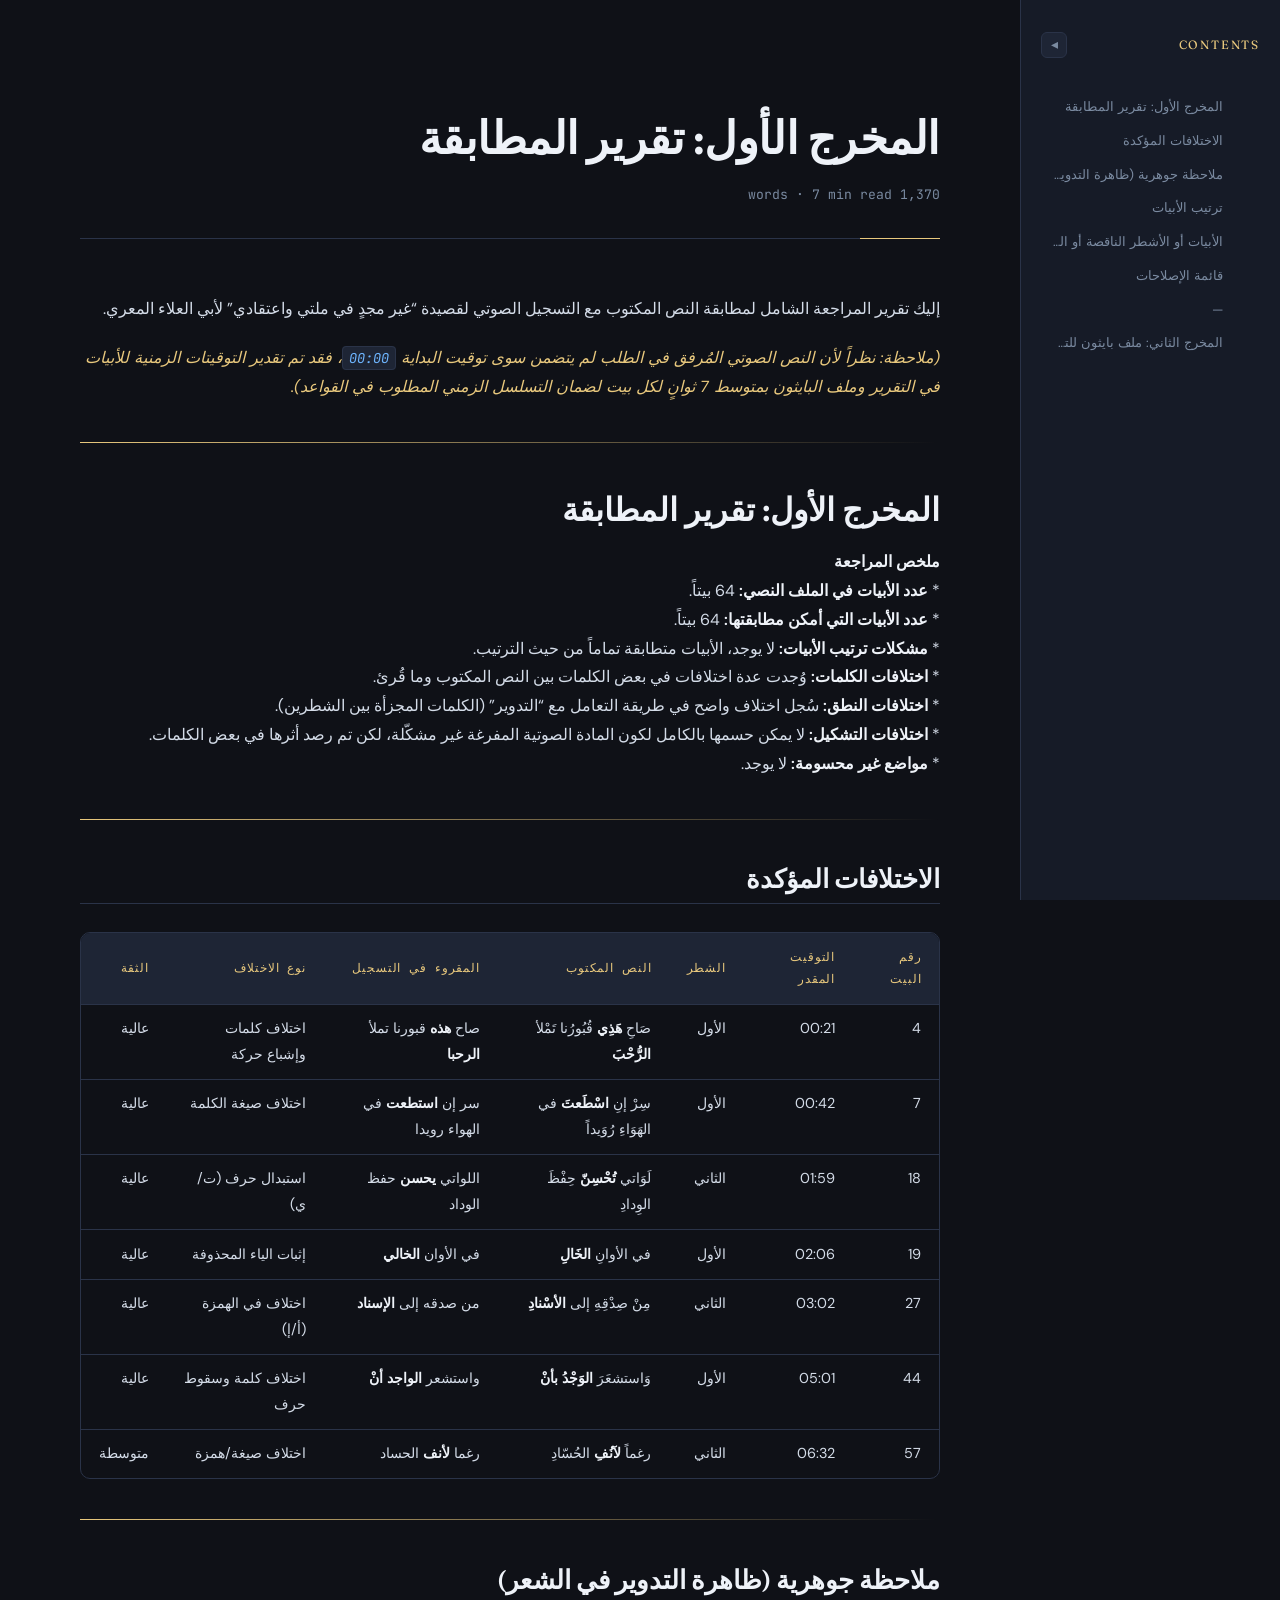
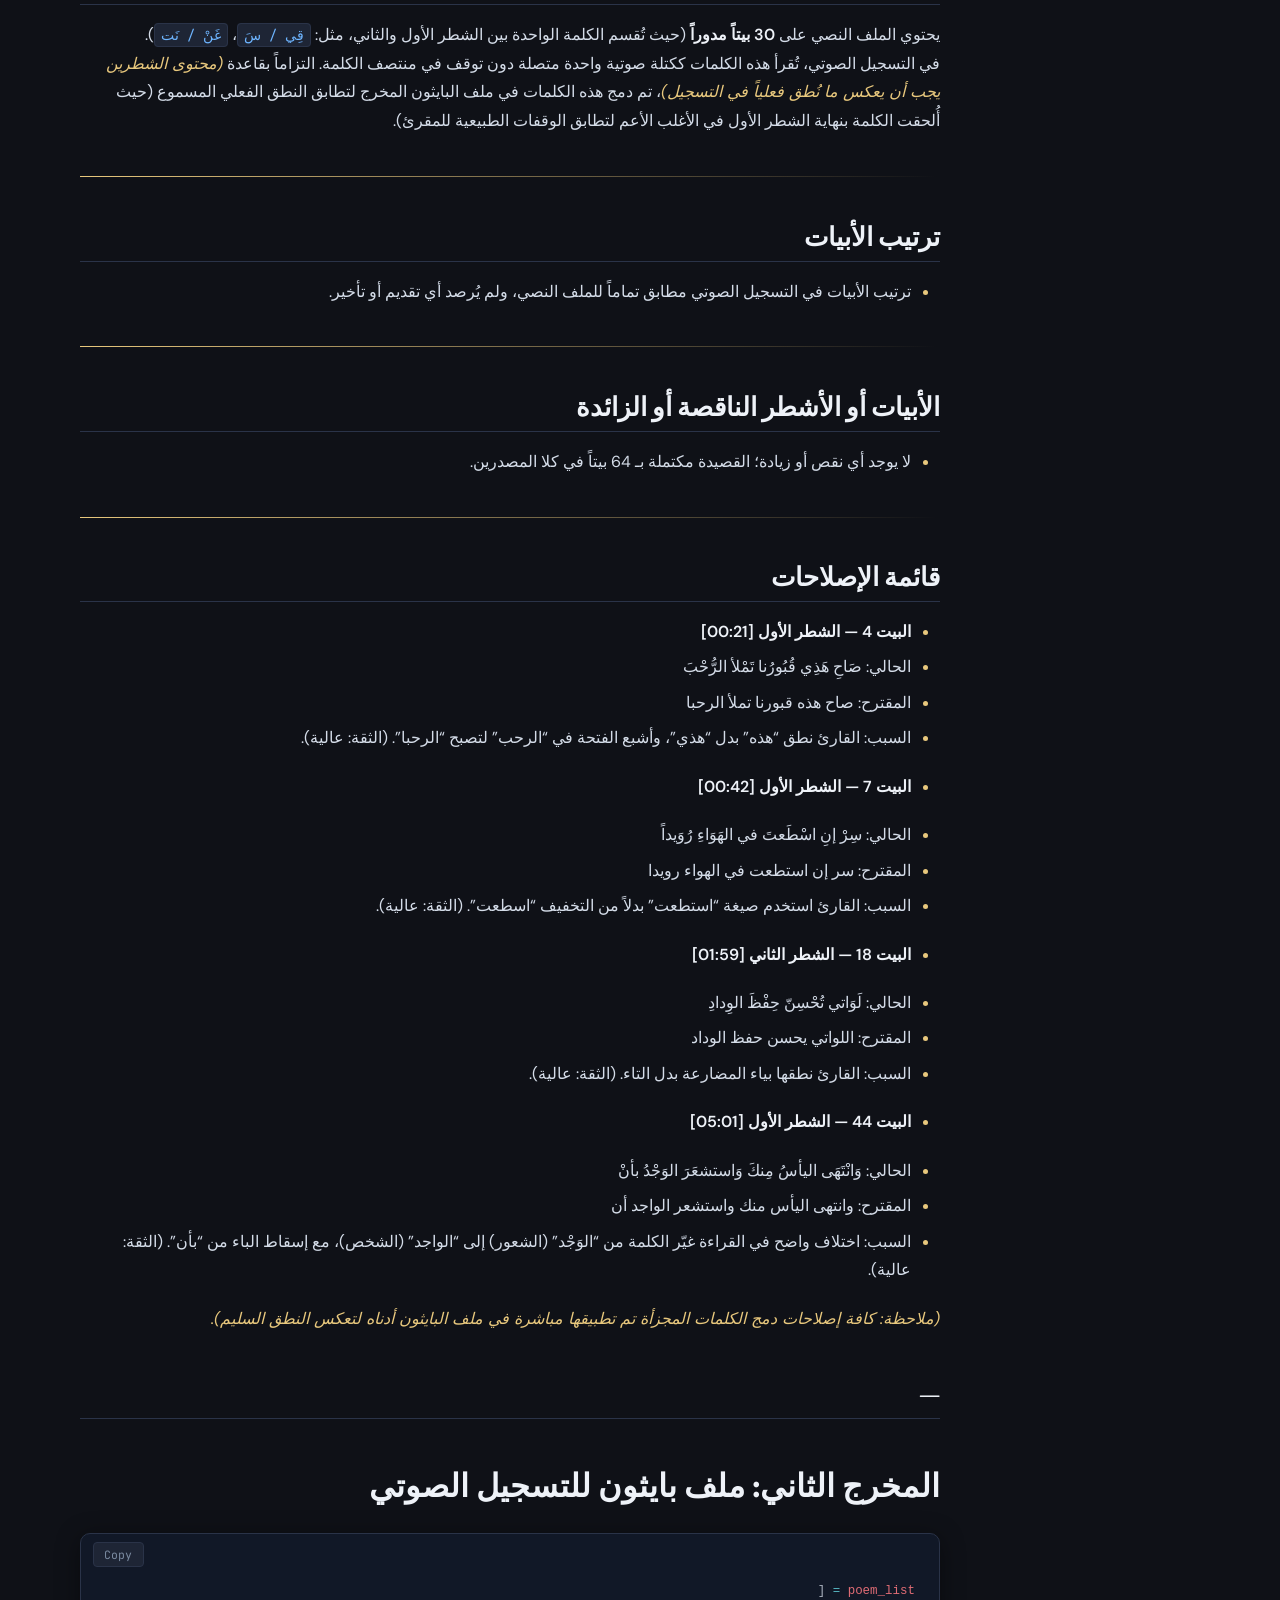
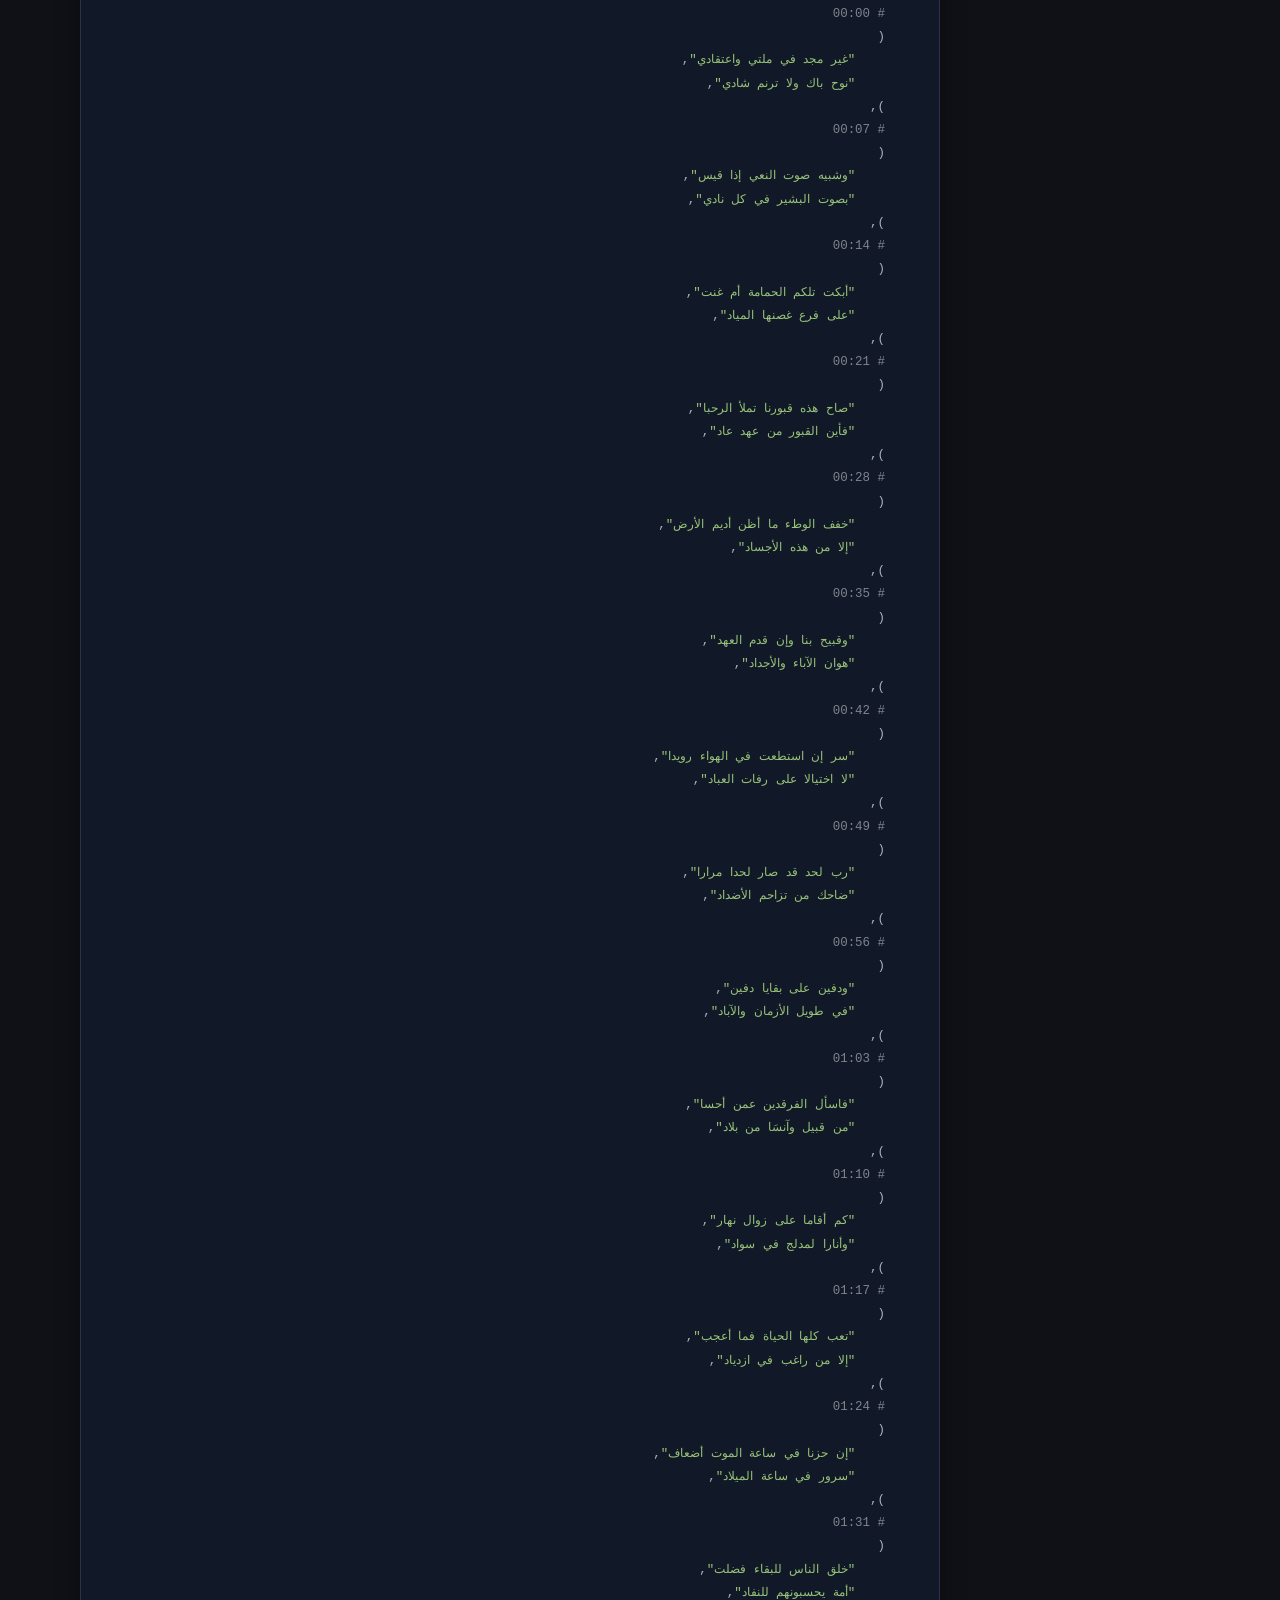
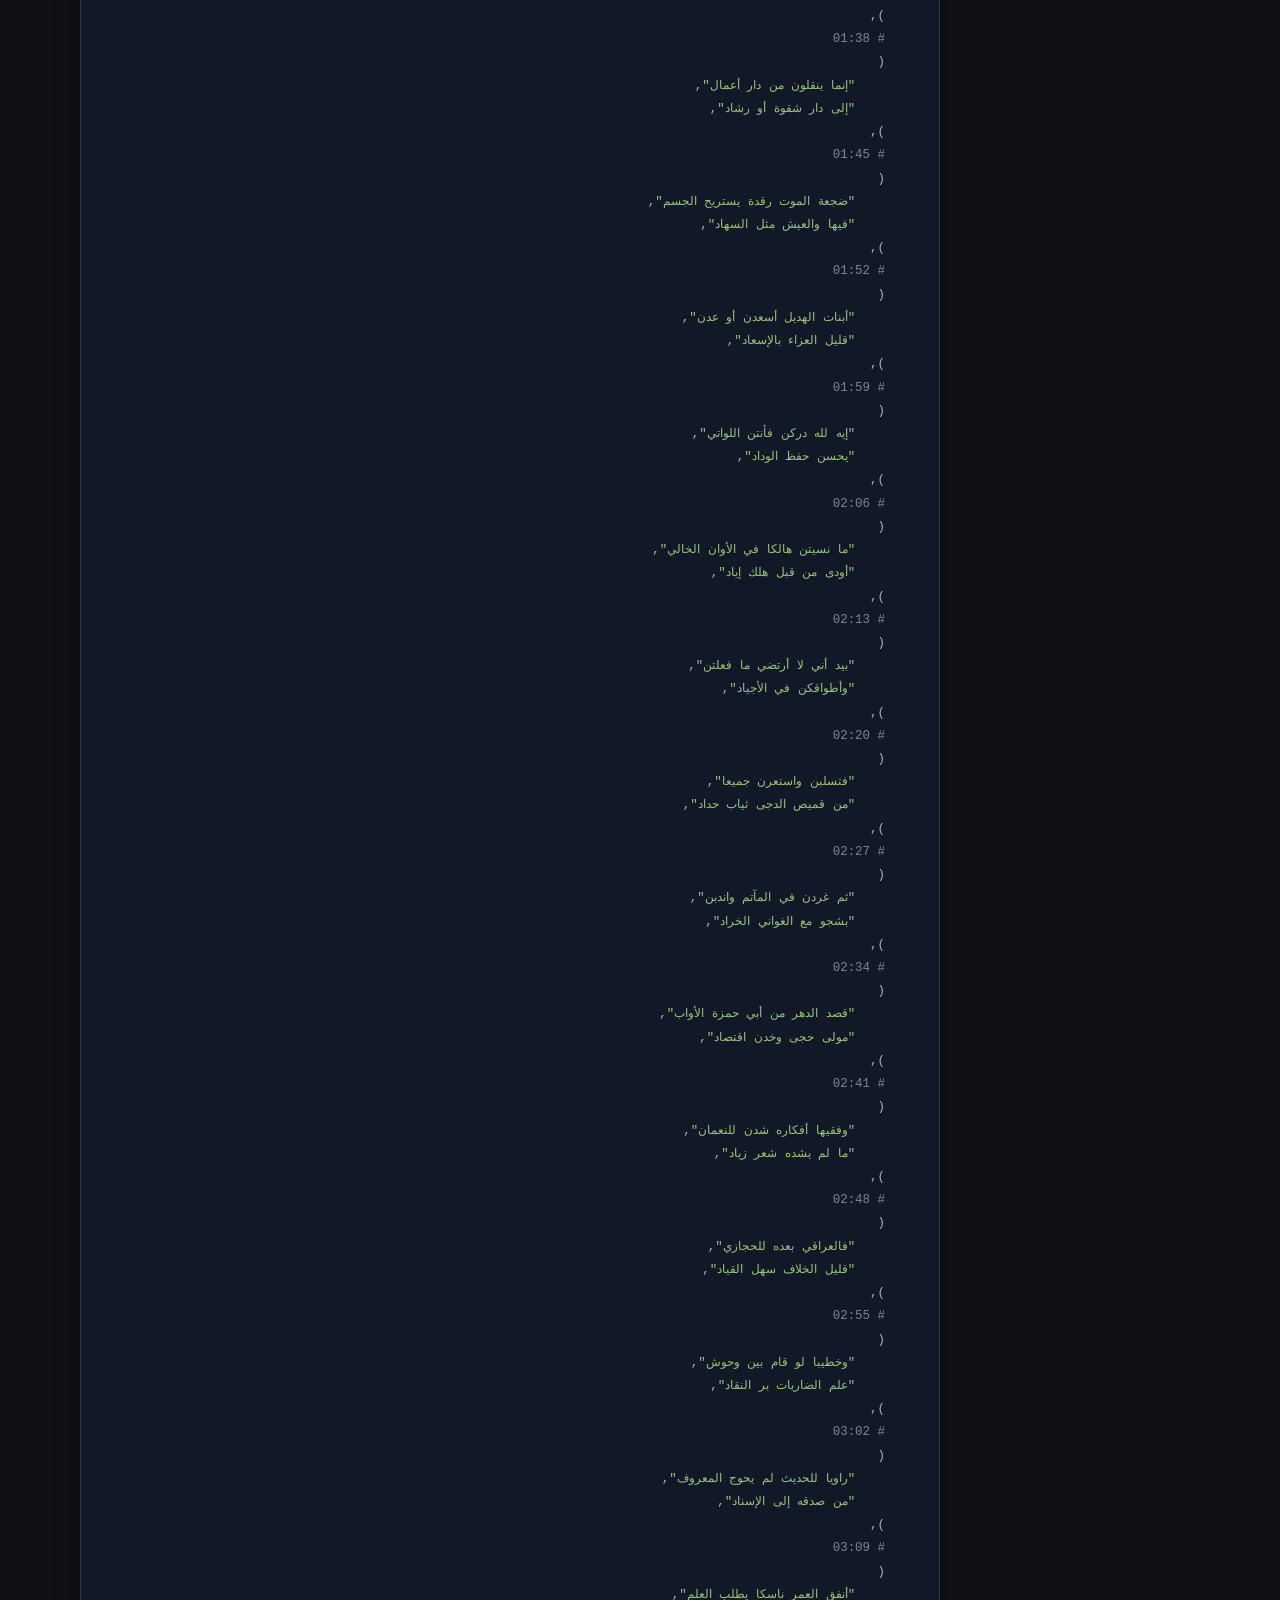
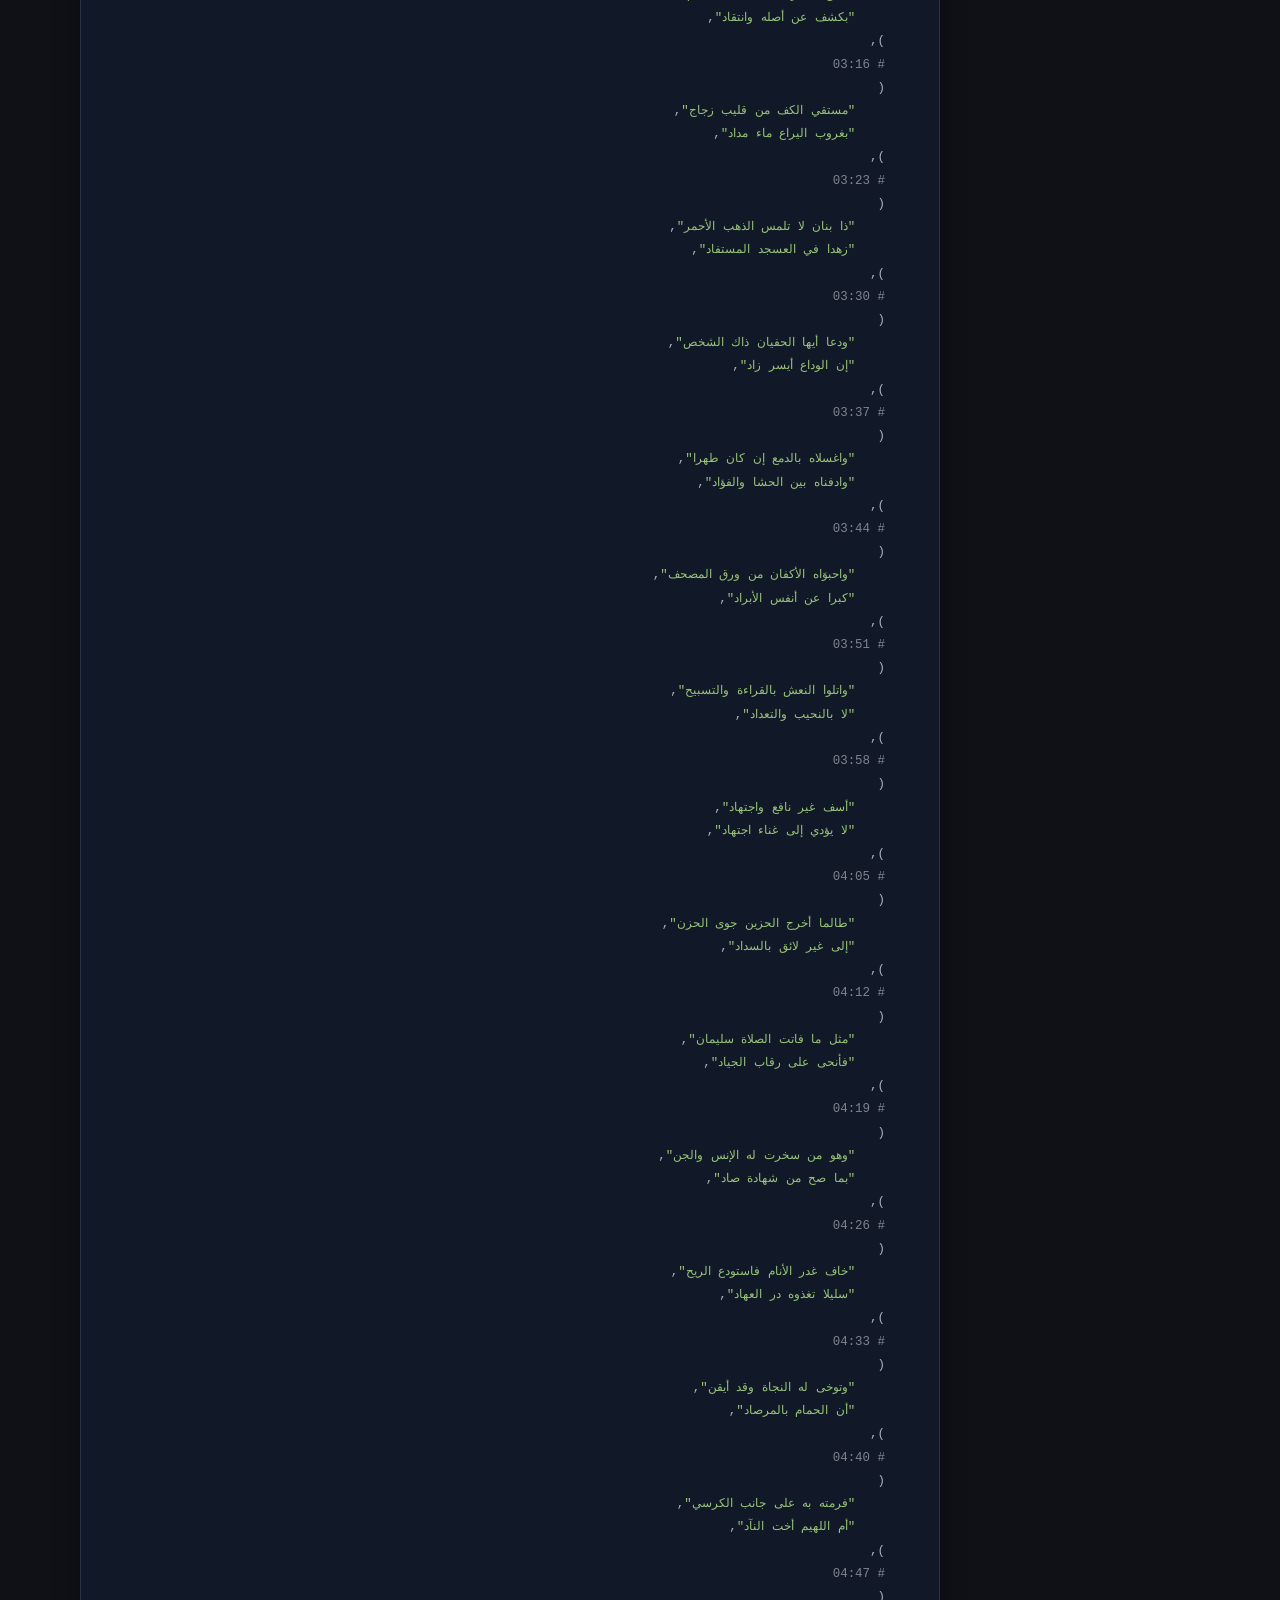
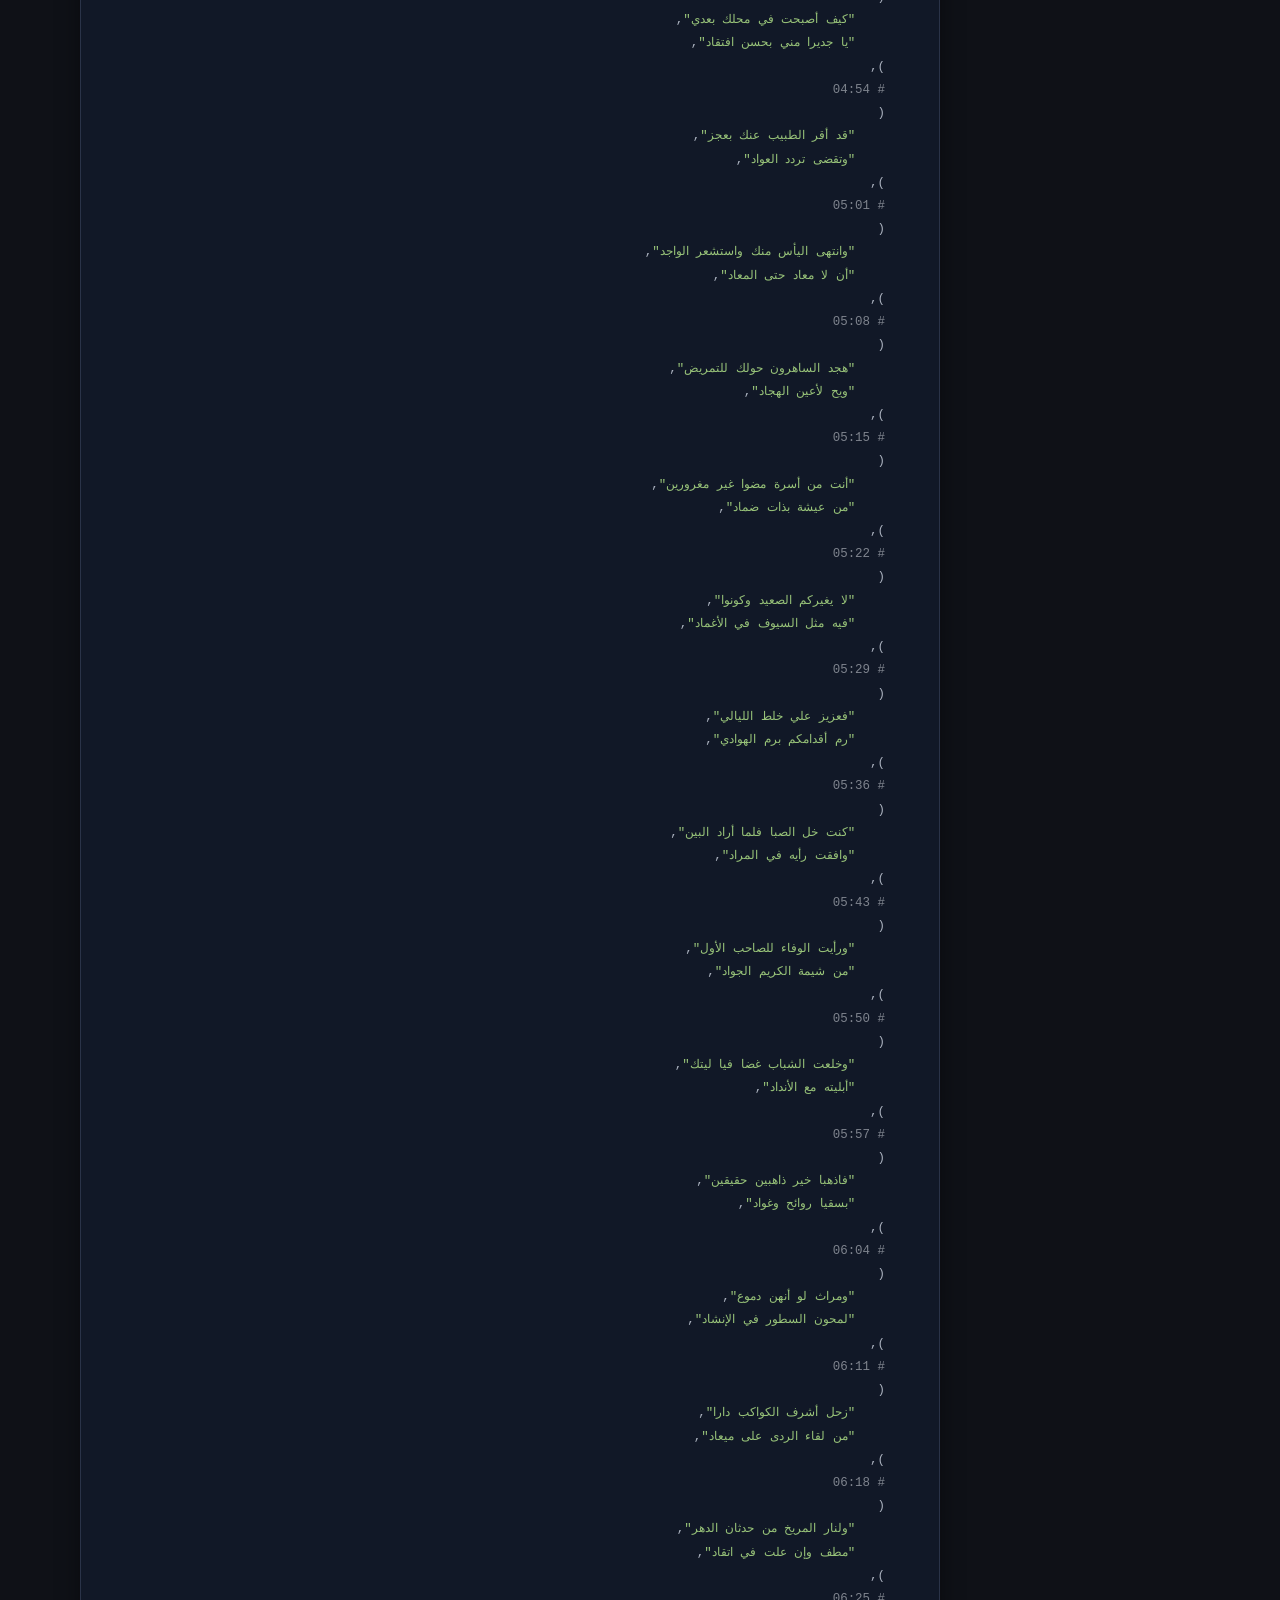
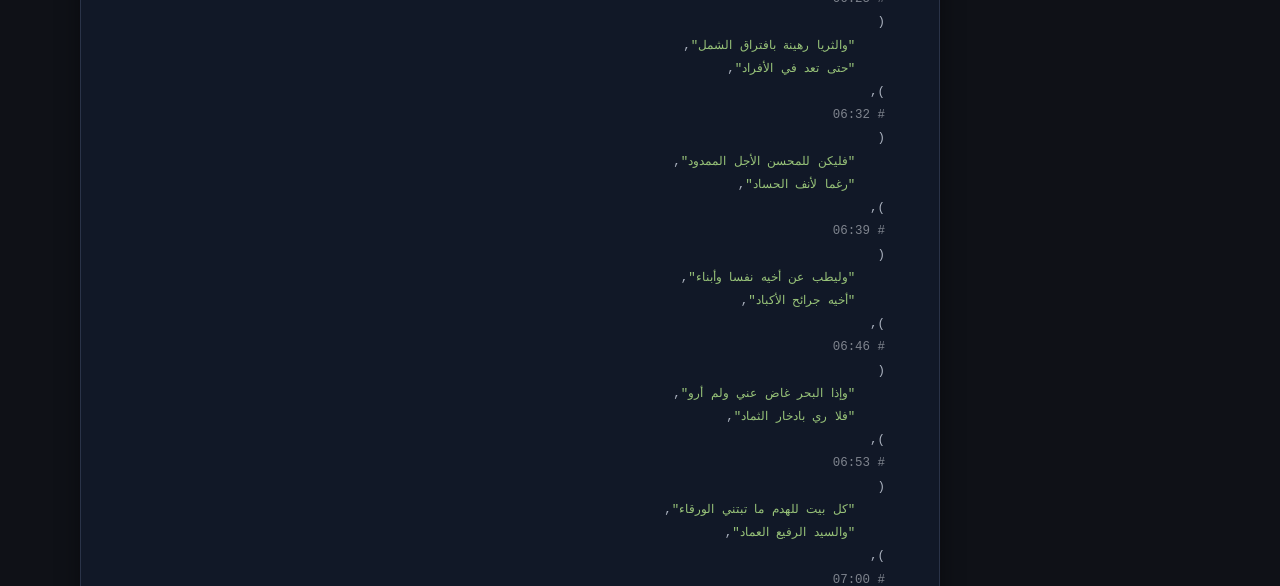
<file: ghayra_mujdin/notes.html>
<!DOCTYPE html>
<html lang="ar" dir="rtl">
<head>
  <meta charset="UTF-8" />
  <meta name="viewport" content="width=device-width, initial-scale=1.0" />
  <title>المخرج الأول: تقرير المطابقة</title>

  <!-- Google Fonts -->
  <link rel="preconnect" href="https://fonts.googleapis.com" />
  <link rel="preconnect" href="https://fonts.gstatic.com" crossorigin />
  <link href="https://fonts.googleapis.com/css2?family=Fraunces:ital,opsz,wght@0,9..144,300;0,9..144,600;1,9..144,300&family=JetBrains+Mono:wght@400;500&family=DM+Sans:wght@400;500;600&display=swap" rel="stylesheet" />

  <style>
    /* ── Reset & base ──────────────────────────────────────── */
    *, *::before, *::after { box-sizing: border-box; margin: 0; padding: 0; }

    :root {
      /* Palette — dark editorial */
      --bg:          #0f1117;
      --surface:     #161b27;
      --surface2:    #1e2535;
      --border:      #2a3348;
      --accent:      #e8c87d;        /* warm gold */
      --accent2:     #6eb5ff;        /* sky blue for links / inline code */
      --text:        #d4dce8;
      --text-muted:  #7a8aa0;
      --text-strong: #eef2f8;

      /* Typography */
      --font-body:   'DM Sans', sans-serif;
      --font-head:   'Fraunces', Georgia, serif;
      --font-mono:   'JetBrains Mono', 'Fira Code', monospace;

      /* Layout */
      --content-max: 860px;
      --sidebar-w:   260px;
      --gap:         2rem;
    }

    html { scroll-behavior: smooth; }

    body {
      background: var(--bg);
      color: var(--text);
      font-family: var(--font-body);
      font-size: clamp(16px, 1.1vw, 18px);
      line-height: 1.8;
      text-align: right;
      -webkit-font-smoothing: antialiased;
      display: flex;
      min-height: 100vh;
    }

    /* ── Progress bar ──────────────────────────────────────── */
    #progress {
      position: fixed;
      top: 0; left: 0;
      height: 3px;
      width: 0%;
      background: linear-gradient(90deg, var(--accent), var(--accent2));
      z-index: 1000;
      transition: width 0.1s linear;
    }

    /* ── Sidebar TOC ───────────────────────────────────────── */
    #sidebar {
      position: fixed;
      top: 0;
      right: 0;
      width: var(--sidebar-w);
      height: 100vh;
      overflow-y: auto;
      background: var(--surface);
      border-left: 1px solid var(--border);
      padding: 2rem 1.25rem;
      display: flex;
      flex-direction: column;
      gap: 0.5rem;
      z-index: 100;
      scrollbar-width: thin;
      scrollbar-color: var(--border) transparent;
      transition: width 0.25s ease, padding 0.25s ease;
    }

    #sidebar-header {
      display: flex;
      align-items: center;
      justify-content: space-between;
      gap: 0.5rem;
      margin-bottom: 1rem;
    }

    #sidebar-title {
      font-family: var(--font-head);
      font-size: 0.75rem;
      letter-spacing: 0.15em;
      text-transform: uppercase;
      color: var(--accent);
      white-space: nowrap;
      overflow: hidden;
    }

    #sidebar-collapse-btn {
      flex-shrink: 0;
      width: 26px;
      height: 26px;
      display: flex;
      align-items: center;
      justify-content: center;
      background: var(--surface2);
      border: 1px solid var(--border);
      border-radius: 6px;
      color: var(--text-muted);
      cursor: pointer;
      font-size: 0.85rem;
      line-height: 1;
      transition: color 0.15s, border-color 0.15s, transform 0.25s ease;
    }
    #sidebar-collapse-btn:hover { color: var(--accent); border-color: var(--accent); }

    /* ── Collapsed sidebar state ───────────────────────────── */
    #sidebar.collapsed {
      width: 56px;
      padding: 2rem 0.85rem;
      overflow: hidden;
    }
    #sidebar.collapsed #sidebar-header { justify-content: center; }
    #sidebar.collapsed #sidebar-title,
    #sidebar.collapsed #toc { display: none; }
    #sidebar.collapsed #sidebar-collapse-btn { transform: rotate(180deg); }
    #sidebar.collapsed ~ #main {
      margin-right: 56px !important;
    }

    #toc { list-style: none; }
    #toc li { line-height: 1.4; }
    #toc a {
      display: block;
      padding: 0.25rem 0.5rem;
      font-size: 0.82rem;
      color: var(--text-muted);
      text-decoration: none;
      border-radius: 4px;
      transition: background 0.15s, color 0.15s;
      white-space: nowrap;
      overflow: hidden;
      text-overflow: ellipsis;
    }
    #toc a:hover, #toc a.active {
      background: var(--surface2);
      color: var(--text-strong);
    }
    #toc .toc-h2 { padding-right: 0.5rem; }
    #toc .toc-h3 { padding-right: 1.25rem; font-size: 0.77rem; }
    #toc .toc-h4 { padding-right: 2rem;   font-size: 0.73rem; color: var(--border); }

    /* ── Main content ──────────────────────────────────────── */
    #main {
      margin-right: var(--sidebar-w);
      flex: 1;
      display: flex;
      justify-content: center;
      padding: 4rem var(--gap) 6rem;
      transition: margin 0.25s ease;
    }

    article {
      width: 100%;
      max-width: var(--content-max);
    }

    /* ── Header strip ──────────────────────────────────────── */
    #doc-header {
      margin-bottom: 3.5rem;
      padding-bottom: 2rem;
      border-bottom: 1px solid var(--border);
      position: relative;
    }
    #doc-header::before {
      content: '';
      position: absolute;
      bottom: -1px;
      right: 0;
      width: 80px;
      height: 1px;
      background: var(--accent);
    }
    #doc-title {
      font-family: var(--font-head);
      font-size: clamp(2rem, 3.5vw, 3.2rem);
      font-weight: 600;
      color: var(--text-strong);
      line-height: 1.15;
      letter-spacing: -0.01em;
    }
    #doc-meta {
      margin-top: 0.6rem;
      font-size: 0.82rem;
      color: var(--text-muted);
      font-family: var(--font-mono);
    }

    /* ── Headings ──────────────────────────────────────────── */
    h1, h2, h3, h4, h5, h6 {
      font-family: var(--font-head);
      color: var(--text-strong);
      line-height: 1.2;
      font-weight: 600;
      scroll-margin-top: 2rem;
    }
    h1 { font-size: clamp(1.7rem, 2.5vw, 2.4rem); margin: 3rem 0 1.2rem; }
    h2 {
      font-size: clamp(1.35rem, 2vw, 1.85rem);
      margin: 2.8rem 0 1rem;
      padding-bottom: 0.5rem;
      border-bottom: 1px solid var(--border);
    }
    h3 { font-size: clamp(1.1rem, 1.5vw, 1.4rem); margin: 2.2rem 0 0.8rem; }
    h4 { font-size: 1.05rem; margin: 1.8rem 0 0.6rem; color: var(--accent); }
    h5, h6 { font-size: 0.95rem; margin: 1.5rem 0 0.5rem; font-weight: 500; }

    /* ── Paragraphs & text ─────────────────────────────────── */
    p { margin-bottom: 1.25rem; }
    strong { color: var(--text-strong); font-weight: 600; }
    em { font-style: italic; color: var(--accent); }
    del { color: var(--text-muted); }
    mark {
      background: rgba(232, 200, 125, 0.2);
      color: var(--accent);
      border-radius: 2px;
      padding: 0 3px;
    }

    /* ── Links ─────────────────────────────────────────────── */
    a {
      color: var(--accent2);
      text-decoration: none;
      border-bottom: 1px solid transparent;
      transition: border-color 0.15s;
    }
    a:hover { border-bottom-color: var(--accent2); }

    /* ── Lists ─────────────────────────────────────────────── */
    ul, ol {
      margin: 0.75rem 0 1.25rem;
      padding-right: 1.8rem;
    }
    li { margin-bottom: 0.4rem; }
    li > ul, li > ol { margin-bottom: 0; }
    ul li::marker { color: var(--accent); }
    ol li::marker { color: var(--accent); font-family: var(--font-mono); font-size: 0.85em; }

    /* ── Inline code ───────────────────────────────────────── */
    /* :not(pre) guard prevents this rule from bleeding into plain
       fenced blocks where <code> is a direct child of <pre>.      */
    :not(pre) > code:not([class]) {
      font-family: var(--font-mono);
      font-size: 0.85em;
      background: var(--surface2);
      color: var(--accent2);
      border: 1px solid var(--border);
      border-radius: 4px;
      padding: 0.15em 0.45em;
    }

    /* ── Code blocks (Pygments) ────────────────────────────── */
    .codehilite {
      background: #111827 !important;
      border: 1px solid var(--border);
      border-radius: 10px;
      overflow: hidden;
      margin: 1.75rem 0;
      position: relative;
      box-shadow: 0 4px 24px rgba(0,0,0,0.4);
    }

    .code-wrap {
      position: relative;
    }

    .code-lang {
      position: absolute;
      top: 0;
      right: 0;
      font-family: var(--font-mono);
      font-size: 0.7rem;
      letter-spacing: 0.08em;
      text-transform: uppercase;
      color: var(--text-muted);
      padding: 0.5rem 1rem;
      background: rgba(255,255,255,0.03);
      border-bottom: 1px solid var(--border);
      border-left: 1px solid var(--border);
      border-bottom-left-radius: 6px;
      user-select: none;
    }

    .copy-btn {
      position: absolute;
      top: 0.5rem;
      left: 0.75rem;
      background: var(--surface2);
      border: 1px solid var(--border);
      color: var(--text-muted);
      font-family: var(--font-mono);
      font-size: 0.72rem;
      padding: 0.25rem 0.65rem;
      border-radius: 4px;
      cursor: pointer;
      transition: background 0.15s, color 0.15s;
      z-index: 2;
    }
    .copy-btn:hover { background: var(--border); color: var(--text-strong); }
    .copy-btn.copied { color: #7dffaa; border-color: #7dffaa44; }

    .codehilite pre {
      margin: 0 !important;
      padding: 2.8rem 1.5rem 1.5rem !important;
      font-family: var(--font-mono) !important;
      font-size: clamp(0.78rem, 0.9vw, 0.88rem) !important;
      line-height: 1.7 !important;
      overflow-x: auto;
      tab-size: 4;
    }

    /* ── Plain fenced blocks / Prose blocks ───────────────── */
        /* ── Plain fenced blocks (no lang tag) ────────────────────
       Default monospace treatment when --prose is NOT active.
    ─────────────────────────────────────────────────────────── */
    pre:not(.codehilite pre) {
      background: #111827;
      border: 1px solid var(--border);
      border-radius: 10px;
      padding: 1.5rem;
      overflow-x: auto;
      font-family: var(--font-mono);
      font-size: 0.86rem;
      line-height: 1.7;
      margin: 1.75rem 0;
    }

    /* ── Blockquotes ───────────────────────────────────────── */
    blockquote {
      border-right: 3px solid var(--accent);
      margin: 1.5rem 0;
      padding: 1rem 1.5rem;
      background: var(--surface2);
      border-radius: 0 8px 8px 0;
      color: var(--text-muted);
      font-style: italic;
    }
    blockquote p { margin-bottom: 0; }

    /* ── Tables ────────────────────────────────────────────── */
    .table-wrap { overflow-x: auto; margin: 1.75rem 0; border-radius: 10px; border: 1px solid var(--border); }
    table {
      width: 100%;
      border-collapse: collapse;
      font-size: 0.9rem;
    }
    thead {
      background: var(--surface2);
    }
    th {
      font-family: var(--font-mono);
      font-size: 0.78rem;
      letter-spacing: 0.07em;
      text-transform: uppercase;
      color: var(--accent);
      padding: 0.8rem 1.1rem;
      text-align: right;
      border-bottom: 1px solid var(--border);
      font-weight: 500;
    }
    td {
      padding: 0.7rem 1.1rem;
      border-bottom: 1px solid var(--border);
      vertical-align: top;
    }
    tr:last-child td { border-bottom: none; }
    tr:hover td { background: rgba(255,255,255,0.02); }

    /* ── Horizontal rule ───────────────────────────────────── */
    hr {
      border: none;
      height: 1px;
      background: linear-gradient(90deg, var(--accent), transparent);
      margin: 2.5rem 0;
    }

    /* ── Task lists ────────────────────────────────────────── */
    .task-list-item input[type="checkbox"] {
      accent-color: var(--accent);
      margin-left: 0.5rem;
    }

    /* ── Images ────────────────────────────────────────────── */
    img {
      max-width: 100%;
      border-radius: 8px;
      border: 1px solid var(--border);
      display: block;
      margin: 1.5rem auto;
    }

    /* ── Footnotes ─────────────────────────────────────────── */
    .footnote {
      border-top: 1px solid var(--border);
      margin-top: 3rem;
      padding-top: 1rem;
      font-size: 0.82rem;
      color: var(--text-muted);
    }

    /* ── Back to top ───────────────────────────────────────── */
    #back-top {
      position: fixed;
      bottom: 2rem;
      left: 2rem;
      width: 40px;
      height: 40px;
      background: var(--surface2);
      border: 1px solid var(--border);
      border-radius: 50%;
      display: flex;
      align-items: center;
      justify-content: center;
      color: var(--text-muted);
      text-decoration: none;
      font-size: 1.1rem;
      opacity: 0;
      transform: translateY(8px);
      transition: opacity 0.2s, transform 0.2s, color 0.15s;
      z-index: 200;
    }
    #back-top.visible { opacity: 1; transform: translateY(0); }
    #back-top:hover { color: var(--accent); border-color: var(--accent); }

    /* ── Home button ────────────────────────────────────────── */
    #home-btn {
      position: fixed;
      bottom: 5.5rem;
      left: 2rem;
      width: 40px;
      height: 40px;
      background: var(--surface2);
      border: 1px solid var(--border);
      border-radius: 50%;
      display: flex;
      align-items: center;
      justify-content: center;
      color: var(--text-muted);
      text-decoration: none;
      font-size: 1.1rem;
      opacity: 1;
      transition: color 0.15s, border-color 0.15s;
      z-index: 200;
    }
    #home-btn:hover { color: var(--accent); border-color: var(--accent); }

    /* ── Sidebar toggle (hidden on wide screens) ───────────── */
    #sidebar-toggle {
      display: none;
      position: fixed;
      bottom: 2rem;
      right: 1rem;
      z-index: 300;
      background: var(--surface2);
      border: 1px solid var(--border);
      border-radius: 6px;
      padding: 0.4rem 0.75rem;
      color: var(--text-muted);
      font-size: 0.8rem;
      font-family: var(--font-mono);
      cursor: pointer;
    }

    /* ── Scrollbar ─────────────────────────────────────────── */
    ::-webkit-scrollbar { width: 6px; height: 6px; }
    ::-webkit-scrollbar-track { background: transparent; }
    ::-webkit-scrollbar-thumb { background: var(--border); border-radius: 3px; }

    /* ── Animations ────────────────────────────────────────── */
    @keyframes fadeUp {
      from { opacity: 0; transform: translateY(14px); }
      to   { opacity: 1; transform: translateY(0);    }
    }
    article { animation: fadeUp 0.45s ease both; }

    /* ── Responsive ────────────────────────────────────────── */
    @media (max-width: 1100px) {
      :root { --sidebar-w: 220px; }
    }
    @media (max-width: 820px) {
      #sidebar { transform: translateX(100%); transition: transform 0.25s; }
      #sidebar.open { transform: translateX(0); }
      #sidebar.collapsed { width: var(--sidebar-w); padding: 2rem 1.25rem; }
      #sidebar.collapsed #sidebar-title,
      #sidebar.collapsed #toc { display: block; }
      #sidebar.collapsed #sidebar-collapse-btn { transform: none; }
      #sidebar.collapsed ~ #main { margin-right: 0 !important; }
      #main { margin-right: 0 !important; }
      #sidebar-toggle { display: block; }
      #sidebar-collapse-btn { display: none; }
    }

    /* ── Pygments injected ─────────────────────────────────── */
    pre { line-height: 125%; }
td.linenos .normal { color: inherit; background-color: transparent; padding-left: 5px; padding-right: 5px; }
span.linenos { color: inherit; background-color: transparent; padding-left: 5px; padding-right: 5px; }
td.linenos .special { color: #000000; background-color: #ffffc0; padding-left: 5px; padding-right: 5px; }
span.linenos.special { color: #000000; background-color: #ffffc0; padding-left: 5px; padding-right: 5px; }
.codehilite .hll { background-color: #ffffcc }
.codehilite { background: #282C34; color: #ABB2BF }
.codehilite .c { color: #7F848E } /* Comment */
.codehilite .err { color: #ABB2BF } /* Error */
.codehilite .esc { color: #ABB2BF } /* Escape */
.codehilite .g { color: #ABB2BF } /* Generic */
.codehilite .k { color: #C678DD } /* Keyword */
.codehilite .l { color: #ABB2BF } /* Literal */
.codehilite .n { color: #E06C75 } /* Name */
.codehilite .o { color: #56B6C2 } /* Operator */
.codehilite .x { color: #ABB2BF } /* Other */
.codehilite .p { color: #ABB2BF } /* Punctuation */
.codehilite .ch { color: #7F848E } /* Comment.Hashbang */
.codehilite .cm { color: #7F848E } /* Comment.Multiline */
.codehilite .cp { color: #7F848E } /* Comment.Preproc */
.codehilite .cpf { color: #7F848E } /* Comment.PreprocFile */
.codehilite .c1 { color: #7F848E } /* Comment.Single */
.codehilite .cs { color: #7F848E } /* Comment.Special */
.codehilite .gd { color: #ABB2BF } /* Generic.Deleted */
.codehilite .ge { color: #ABB2BF } /* Generic.Emph */
.codehilite .ges { color: #ABB2BF } /* Generic.EmphStrong */
.codehilite .gr { color: #ABB2BF } /* Generic.Error */
.codehilite .gh { color: #ABB2BF } /* Generic.Heading */
.codehilite .gi { color: #ABB2BF } /* Generic.Inserted */
.codehilite .go { color: #ABB2BF } /* Generic.Output */
.codehilite .gp { color: #ABB2BF } /* Generic.Prompt */
.codehilite .gs { color: #ABB2BF } /* Generic.Strong */
.codehilite .gu { color: #ABB2BF } /* Generic.Subheading */
.codehilite .gt { color: #ABB2BF } /* Generic.Traceback */
.codehilite .kc { color: #E5C07B } /* Keyword.Constant */
.codehilite .kd { color: #C678DD } /* Keyword.Declaration */
.codehilite .kn { color: #C678DD } /* Keyword.Namespace */
.codehilite .kp { color: #C678DD } /* Keyword.Pseudo */
.codehilite .kr { color: #C678DD } /* Keyword.Reserved */
.codehilite .kt { color: #E5C07B } /* Keyword.Type */
.codehilite .ld { color: #ABB2BF } /* Literal.Date */
.codehilite .m { color: #D19A66 } /* Literal.Number */
.codehilite .s { color: #98C379 } /* Literal.String */
.codehilite .na { color: #E06C75 } /* Name.Attribute */
.codehilite .nb { color: #E5C07B } /* Name.Builtin */
.codehilite .nc { color: #E5C07B } /* Name.Class */
.codehilite .no { color: #E06C75 } /* Name.Constant */
.codehilite .nd { color: #61AFEF } /* Name.Decorator */
.codehilite .ni { color: #E06C75 } /* Name.Entity */
.codehilite .ne { color: #E06C75 } /* Name.Exception */
.codehilite .nf { color: #61AFEF; font-weight: bold } /* Name.Function */
.codehilite .nl { color: #E06C75 } /* Name.Label */
.codehilite .nn { color: #E06C75 } /* Name.Namespace */
.codehilite .nx { color: #E06C75 } /* Name.Other */
.codehilite .py { color: #E06C75 } /* Name.Property */
.codehilite .nt { color: #E06C75 } /* Name.Tag */
.codehilite .nv { color: #E06C75 } /* Name.Variable */
.codehilite .ow { color: #56B6C2 } /* Operator.Word */
.codehilite .pm { color: #ABB2BF } /* Punctuation.Marker */
.codehilite .w { color: #ABB2BF } /* Text.Whitespace */
.codehilite .mb { color: #D19A66 } /* Literal.Number.Bin */
.codehilite .mf { color: #D19A66 } /* Literal.Number.Float */
.codehilite .mh { color: #D19A66 } /* Literal.Number.Hex */
.codehilite .mi { color: #D19A66 } /* Literal.Number.Integer */
.codehilite .mo { color: #D19A66 } /* Literal.Number.Oct */
.codehilite .sa { color: #98C379 } /* Literal.String.Affix */
.codehilite .sb { color: #98C379 } /* Literal.String.Backtick */
.codehilite .sc { color: #98C379 } /* Literal.String.Char */
.codehilite .dl { color: #98C379 } /* Literal.String.Delimiter */
.codehilite .sd { color: #98C379 } /* Literal.String.Doc */
.codehilite .s2 { color: #98C379 } /* Literal.String.Double */
.codehilite .se { color: #98C379 } /* Literal.String.Escape */
.codehilite .sh { color: #98C379 } /* Literal.String.Heredoc */
.codehilite .si { color: #98C379 } /* Literal.String.Interpol */
.codehilite .sx { color: #98C379 } /* Literal.String.Other */
.codehilite .sr { color: #98C379 } /* Literal.String.Regex */
.codehilite .s1 { color: #98C379 } /* Literal.String.Single */
.codehilite .ss { color: #98C379 } /* Literal.String.Symbol */
.codehilite .bp { color: #E5C07B } /* Name.Builtin.Pseudo */
.codehilite .fm { color: #56B6C2; font-weight: bold } /* Name.Function.Magic */
.codehilite .vc { color: #E06C75 } /* Name.Variable.Class */
.codehilite .vg { color: #E06C75 } /* Name.Variable.Global */
.codehilite .vi { color: #E06C75 } /* Name.Variable.Instance */
.codehilite .vm { color: #E06C75 } /* Name.Variable.Magic */
.codehilite .il { color: #D19A66 } /* Literal.Number.Integer.Long */


  </style>
</head>
<body>

<div id="progress"></div>

<!-- Sidebar -->
<nav id="sidebar" aria-label="Table of contents">
  <div id="sidebar-header">
    <div id="sidebar-title">Contents</div>
    <button id="sidebar-collapse-btn" aria-label="Collapse sidebar" title="Collapse sidebar">◂</button>
  </div>
  <ul id="toc"></ul>
</nav>

<button id="sidebar-toggle" aria-label="Toggle sidebar">☰ TOC</button>

<!-- Main -->
<div id="main">
  <article>
    <header id="doc-header">
      <h1 id="doc-title">المخرج الأول: تقرير المطابقة</h1>
      <div id="doc-meta"></div>
    </header>

    <p>إليك تقرير المراجعة الشامل لمطابقة النص المكتوب مع التسجيل الصوتي لقصيدة &ldquo;غير مجدٍ في ملتي واعتقادي&rdquo; لأبي العلاء المعري. </p>
<p><em>(ملاحظة: نظراً لأن النص الصوتي المُرفق في الطلب لم يتضمن سوى توقيت البداية <code>00:00</code>، فقد تم تقدير التوقيتات الزمنية للأبيات في التقرير وملف البايثون بمتوسط 7 ثوانٍ لكل بيت لضمان التسلسل الزمني المطلوب في القواعد).</em></p>
<hr>
<h1 id="_1">المخرج الأول: تقرير المطابقة</h1>
<p><strong>ملخص المراجعة</strong><br>
* <strong>عدد الأبيات في الملف النصي:</strong> 64 بيتاً.<br>
* <strong>عدد الأبيات التي أمكن مطابقتها:</strong> 64 بيتاً.<br>
* <strong>مشكلات ترتيب الأبيات:</strong> لا يوجد، الأبيات متطابقة تماماً من حيث الترتيب.<br>
* <strong>اختلافات الكلمات:</strong> وُجدت عدة اختلافات في بعض الكلمات بين النص المكتوب وما قُرئ.<br>
* <strong>اختلافات النطق:</strong> سُجل اختلاف واضح في طريقة التعامل مع &ldquo;التدوير&rdquo; (الكلمات المجزأة بين الشطرين).<br>
* <strong>اختلافات التشكيل:</strong> لا يمكن حسمها بالكامل لكون المادة الصوتية المفرغة غير مشكّلة، لكن تم رصد أثرها في بعض الكلمات.<br>
* <strong>مواضع غير محسومة:</strong> لا يوجد.</p>
<hr>
<h2 id="_2">الاختلافات المؤكدة</h2>
<table>
<thead>
<tr>
<th>رقم البيت</th>
<th>التوقيت المقدر</th>
<th>الشطر</th>
<th>النص المكتوب</th>
<th>المقروء في التسجيل</th>
<th>نوع الاختلاف</th>
<th>الثقة</th>
</tr>
</thead>
<tbody>
<tr>
<td>4</td>
<td>00:21</td>
<td>الأول</td>
<td>صَاحِ <strong>هَذِي</strong> قُبُورُنا تَمْلأ <strong>الرُّحْبَ</strong></td>
<td>صاح <strong>هذه</strong> قبورنا تملأ <strong>الرحبا</strong></td>
<td>اختلاف كلمات وإشباع حركة</td>
<td>عالية</td>
</tr>
<tr>
<td>7</td>
<td>00:42</td>
<td>الأول</td>
<td>سِرْ إنِ <strong>اسْطَعتَ</strong> في الهَوَاءِ رُوَيداً</td>
<td>سر إن <strong>استطعت</strong> في الهواء رويدا</td>
<td>اختلاف صيغة الكلمة</td>
<td>عالية</td>
</tr>
<tr>
<td>18</td>
<td>01:59</td>
<td>الثاني</td>
<td>لَوَاتي <strong>تُحْسِنّ</strong> حِفْظَ الوِدادِ</td>
<td>اللواتي <strong>يحسن</strong> حفظ الوداد</td>
<td>استبدال حرف (ت/ي)</td>
<td>عالية</td>
</tr>
<tr>
<td>19</td>
<td>02:06</td>
<td>الأول</td>
<td>في الأوانِ <strong>الخَالِ</strong></td>
<td>في الأوان <strong>الخالي</strong></td>
<td>إثبات الياء المحذوفة</td>
<td>عالية</td>
</tr>
<tr>
<td>27</td>
<td>03:02</td>
<td>الثاني</td>
<td>مِنْ صِدْقِهِ إلى <strong>الأسْنادِ</strong></td>
<td>من صدقه إلى <strong>الإسناد</strong></td>
<td>اختلاف في الهمزة (أ/إ)</td>
<td>عالية</td>
</tr>
<tr>
<td>44</td>
<td>05:01</td>
<td>الأول</td>
<td>وَاستشعَرَ <strong>الوَجْدُ بأنْ</strong></td>
<td>واستشعر <strong>الواجد أنْ</strong></td>
<td>اختلاف كلمة وسقوط حرف</td>
<td>عالية</td>
</tr>
<tr>
<td>57</td>
<td>06:32</td>
<td>الثاني</td>
<td>رغماً <strong>لآنُفِ</strong> الحُسّادِ</td>
<td>رغما <strong>لأنف</strong> الحساد</td>
<td>اختلاف صيغة/همزة</td>
<td>متوسطة</td>
</tr>
</tbody>
</table>
<hr>
<h2 id="_3">ملاحظة جوهرية (ظاهرة التدوير في الشعر)</h2>
<p>يحتوي الملف النصي على <strong>30 بيتاً مدوراً</strong> (حيث تُقسم الكلمة الواحدة بين الشطر الأول والثاني، مثل: <code>قِي / سَ</code>، <code>غَنْ / نَت</code>). <br>
في التسجيل الصوتي، تُقرأ هذه الكلمات ككتلة صوتية واحدة متصلة دون توقف في منتصف الكلمة. التزاماً بقاعدة <em>(محتوى الشطرين يجب أن يعكس ما نُطق فعلياً في التسجيل)</em>، تم دمج هذه الكلمات في ملف البايثون المخرج لتطابق النطق الفعلي المسموع (حيث أُلحقت الكلمة بنهاية الشطر الأول في الأغلب الأعم لتطابق الوقفات الطبيعية للمقرئ).</p>
<hr>
<h2 id="_4">ترتيب الأبيات</h2>
<ul>
<li>ترتيب الأبيات في التسجيل الصوتي مطابق تماماً للملف النصي، ولم يُرصد أي تقديم أو تأخير.</li>
</ul>
<hr>
<h2 id="_5">الأبيات أو الأشطر الناقصة أو الزائدة</h2>
<ul>
<li>لا يوجد أي نقص أو زيادة؛ القصيدة مكتملة بـ 64 بيتاً في كلا المصدرين.</li>
</ul>
<hr>
<h2 id="_6">قائمة الإصلاحات</h2>
<ul>
<li><strong>البيت 4 — الشطر الأول [00:21]</strong></li>
<li>الحالي: صَاحِ هَذِي قُبُورُنا تَمْلأ الرُّحْبَ</li>
<li>المقترح: صاح هذه قبورنا تملأ الرحبا</li>
<li>
<p>السبب: القارئ نطق &ldquo;هذه&rdquo; بدل &ldquo;هذي&rdquo;، وأشبع الفتحة في &ldquo;الرحب&rdquo; لتصبح &ldquo;الرحبا&rdquo;. (الثقة: عالية).</p>
</li>
<li>
<p><strong>البيت 7 — الشطر الأول [00:42]</strong></p>
</li>
<li>الحالي: سِرْ إنِ اسْطَعتَ في الهَوَاءِ رُوَيداً</li>
<li>المقترح: سر إن استطعت في الهواء رويدا</li>
<li>
<p>السبب: القارئ استخدم صيغة &ldquo;استطعت&rdquo; بدلاً من التخفيف &ldquo;اسطعت&rdquo;. (الثقة: عالية).</p>
</li>
<li>
<p><strong>البيت 18 — الشطر الثاني [01:59]</strong></p>
</li>
<li>الحالي: لَوَاتي تُحْسِنّ حِفْظَ الوِدادِ</li>
<li>المقترح: اللواتي يحسن حفظ الوداد</li>
<li>
<p>السبب: القارئ نطقها بياء المضارعة بدل التاء. (الثقة: عالية).</p>
</li>
<li>
<p><strong>البيت 44 — الشطر الأول [05:01]</strong></p>
</li>
<li>الحالي: وَانْتَهَى اليأسُ مِنكَ وَاستشعَرَ الوَجْدُ بأنْ</li>
<li>المقترح: وانتهى اليأس منك واستشعر الواجد أن</li>
<li>السبب: اختلاف واضح في القراءة غيّر الكلمة من &ldquo;الوَجْد&rdquo; (الشعور) إلى &ldquo;الواجد&rdquo; (الشخص)، مع إسقاط الباء من &ldquo;بأن&rdquo;. (الثقة: عالية).</li>
</ul>
<p><em>(ملاحظة: كافة إصلاحات دمج الكلمات المجزأة تم تطبيقها مباشرة في ملف البايثون أدناه لتعكس النطق السليم).</em></p>
<h2 id="_7">&mdash;</h2>
<h1 id="_8">المخرج الثاني: ملف بايثون للتسجيل الصوتي</h1>
<div class="codehilite"><pre><span></span><code><span class="n">poem_list</span> <span class="o">=</span> <span class="p">[</span>
    <span class="c1"># 00:00</span>
    <span class="p">(</span>
        <span class="s2">&quot;غير مجد في ملتي واعتقادي&quot;</span><span class="p">,</span>
        <span class="s2">&quot;نوح باك ولا ترنم شادي&quot;</span><span class="p">,</span>
    <span class="p">),</span>
    <span class="c1"># 00:07</span>
    <span class="p">(</span>
        <span class="s2">&quot;وشبيه صوت النعي إذا قيس&quot;</span><span class="p">,</span>
        <span class="s2">&quot;بصوت البشير في كل نادي&quot;</span><span class="p">,</span>
    <span class="p">),</span>
    <span class="c1"># 00:14</span>
    <span class="p">(</span>
        <span class="s2">&quot;أبكت تلكم الحمامة أم غنت&quot;</span><span class="p">,</span>
        <span class="s2">&quot;على فرع غصنها المياد&quot;</span><span class="p">,</span>
    <span class="p">),</span>
    <span class="c1"># 00:21</span>
    <span class="p">(</span>
        <span class="s2">&quot;صاح هذه قبورنا تملأ الرحبا&quot;</span><span class="p">,</span>
        <span class="s2">&quot;فأين القبور من عهد عاد&quot;</span><span class="p">,</span>
    <span class="p">),</span>
    <span class="c1"># 00:28</span>
    <span class="p">(</span>
        <span class="s2">&quot;خفف الوطء ما أظن أديم الأرض&quot;</span><span class="p">,</span>
        <span class="s2">&quot;إلا من هذه الأجساد&quot;</span><span class="p">,</span>
    <span class="p">),</span>
    <span class="c1"># 00:35</span>
    <span class="p">(</span>
        <span class="s2">&quot;وقبيح بنا وإن قدم العهد&quot;</span><span class="p">,</span>
        <span class="s2">&quot;هوان الآباء والأجداد&quot;</span><span class="p">,</span>
    <span class="p">),</span>
    <span class="c1"># 00:42</span>
    <span class="p">(</span>
        <span class="s2">&quot;سر إن استطعت في الهواء رويدا&quot;</span><span class="p">,</span>
        <span class="s2">&quot;لا اختيالا على رفات العباد&quot;</span><span class="p">,</span>
    <span class="p">),</span>
    <span class="c1"># 00:49</span>
    <span class="p">(</span>
        <span class="s2">&quot;رب لحد قد صار لحدا مرارا&quot;</span><span class="p">,</span>
        <span class="s2">&quot;ضاحك من تزاحم الأضداد&quot;</span><span class="p">,</span>
    <span class="p">),</span>
    <span class="c1"># 00:56</span>
    <span class="p">(</span>
        <span class="s2">&quot;ودفين على بقايا دفين&quot;</span><span class="p">,</span>
        <span class="s2">&quot;في طويل الأزمان والآباد&quot;</span><span class="p">,</span>
    <span class="p">),</span>
    <span class="c1"># 01:03</span>
    <span class="p">(</span>
        <span class="s2">&quot;فاسأل الفرقدين عمن أحسا&quot;</span><span class="p">,</span>
        <span class="s2">&quot;من قبيل وآنسَا من بلاد&quot;</span><span class="p">,</span>
    <span class="p">),</span>
    <span class="c1"># 01:10</span>
    <span class="p">(</span>
        <span class="s2">&quot;كم أقاما على زوال نهار&quot;</span><span class="p">,</span>
        <span class="s2">&quot;وأنارا لمدلج في سواد&quot;</span><span class="p">,</span>
    <span class="p">),</span>
    <span class="c1"># 01:17</span>
    <span class="p">(</span>
        <span class="s2">&quot;تعب كلها الحياة فما أعجب&quot;</span><span class="p">,</span>
        <span class="s2">&quot;إلا من راغب في ازدياد&quot;</span><span class="p">,</span>
    <span class="p">),</span>
    <span class="c1"># 01:24</span>
    <span class="p">(</span>
        <span class="s2">&quot;إن حزنا في ساعة الموت أضعاف&quot;</span><span class="p">,</span>
        <span class="s2">&quot;سرور في ساعة الميلاد&quot;</span><span class="p">,</span>
    <span class="p">),</span>
    <span class="c1"># 01:31</span>
    <span class="p">(</span>
        <span class="s2">&quot;خلق الناس للبقاء فضلت&quot;</span><span class="p">,</span>
        <span class="s2">&quot;أمة يحسبونهم للنفاد&quot;</span><span class="p">,</span>
    <span class="p">),</span>
    <span class="c1"># 01:38</span>
    <span class="p">(</span>
        <span class="s2">&quot;إنما ينقلون من دار أعمال&quot;</span><span class="p">,</span>
        <span class="s2">&quot;إلى دار شقوة أو رشاد&quot;</span><span class="p">,</span>
    <span class="p">),</span>
    <span class="c1"># 01:45</span>
    <span class="p">(</span>
        <span class="s2">&quot;ضجعة الموت رقدة يستريح الجسم&quot;</span><span class="p">,</span>
        <span class="s2">&quot;فيها والعيش مثل السهاد&quot;</span><span class="p">,</span>
    <span class="p">),</span>
    <span class="c1"># 01:52</span>
    <span class="p">(</span>
        <span class="s2">&quot;أبنات الهديل أسعدن أو عدن&quot;</span><span class="p">,</span>
        <span class="s2">&quot;قليل العزاء بالإسعاد&quot;</span><span class="p">,</span>
    <span class="p">),</span>
    <span class="c1"># 01:59</span>
    <span class="p">(</span>
        <span class="s2">&quot;إيه لله دركن فأنتن اللواتي&quot;</span><span class="p">,</span>
        <span class="s2">&quot;يحسن حفظ الوداد&quot;</span><span class="p">,</span>
    <span class="p">),</span>
    <span class="c1"># 02:06</span>
    <span class="p">(</span>
        <span class="s2">&quot;ما نسيتن هالكا في الأوان الخالي&quot;</span><span class="p">,</span>
        <span class="s2">&quot;أودى من قبل هلك إياد&quot;</span><span class="p">,</span>
    <span class="p">),</span>
    <span class="c1"># 02:13</span>
    <span class="p">(</span>
        <span class="s2">&quot;بيد أني لا أرتضي ما فعلتن&quot;</span><span class="p">,</span>
        <span class="s2">&quot;وأطواقكن في الأجياد&quot;</span><span class="p">,</span>
    <span class="p">),</span>
    <span class="c1"># 02:20</span>
    <span class="p">(</span>
        <span class="s2">&quot;فتسلبن واستعرن جميعا&quot;</span><span class="p">,</span>
        <span class="s2">&quot;من قميص الدجى ثياب حداد&quot;</span><span class="p">,</span>
    <span class="p">),</span>
    <span class="c1"># 02:27</span>
    <span class="p">(</span>
        <span class="s2">&quot;ثم غردن في المآتم واندبن&quot;</span><span class="p">,</span>
        <span class="s2">&quot;بشجو مع الغواني الخراد&quot;</span><span class="p">,</span>
    <span class="p">),</span>
    <span class="c1"># 02:34</span>
    <span class="p">(</span>
        <span class="s2">&quot;قصد الدهر من أبي حمزة الأواب&quot;</span><span class="p">,</span>
        <span class="s2">&quot;مولى حجى وخدن اقتصاد&quot;</span><span class="p">,</span>
    <span class="p">),</span>
    <span class="c1"># 02:41</span>
    <span class="p">(</span>
        <span class="s2">&quot;وفقيها أفكاره شدن للنعمان&quot;</span><span class="p">,</span>
        <span class="s2">&quot;ما لم يشده شعر زياد&quot;</span><span class="p">,</span>
    <span class="p">),</span>
    <span class="c1"># 02:48</span>
    <span class="p">(</span>
        <span class="s2">&quot;فالعراقي بعده للحجازي&quot;</span><span class="p">,</span>
        <span class="s2">&quot;قليل الخلاف سهل القياد&quot;</span><span class="p">,</span>
    <span class="p">),</span>
    <span class="c1"># 02:55</span>
    <span class="p">(</span>
        <span class="s2">&quot;وخطيبا لو قام بين وحوش&quot;</span><span class="p">,</span>
        <span class="s2">&quot;علم الضاريات بر النقاد&quot;</span><span class="p">,</span>
    <span class="p">),</span>
    <span class="c1"># 03:02</span>
    <span class="p">(</span>
        <span class="s2">&quot;راويا للحديث لم يحوج المعروف&quot;</span><span class="p">,</span>
        <span class="s2">&quot;من صدقه إلى الإسناد&quot;</span><span class="p">,</span>
    <span class="p">),</span>
    <span class="c1"># 03:09</span>
    <span class="p">(</span>
        <span class="s2">&quot;أنفق العمر ناسكا يطلب العلم&quot;</span><span class="p">,</span>
        <span class="s2">&quot;بكشف عن أصله وانتقاد&quot;</span><span class="p">,</span>
    <span class="p">),</span>
    <span class="c1"># 03:16</span>
    <span class="p">(</span>
        <span class="s2">&quot;مستقي الكف من قليب زجاج&quot;</span><span class="p">,</span>
        <span class="s2">&quot;بغروب اليراع ماء مداد&quot;</span><span class="p">,</span>
    <span class="p">),</span>
    <span class="c1"># 03:23</span>
    <span class="p">(</span>
        <span class="s2">&quot;ذا بنان لا تلمس الذهب الأحمر&quot;</span><span class="p">,</span>
        <span class="s2">&quot;زهدا في العسجد المستفاد&quot;</span><span class="p">,</span>
    <span class="p">),</span>
    <span class="c1"># 03:30</span>
    <span class="p">(</span>
        <span class="s2">&quot;ودعا أيها الحفيان ذاك الشخص&quot;</span><span class="p">,</span>
        <span class="s2">&quot;إن الوداع أيسر زاد&quot;</span><span class="p">,</span>
    <span class="p">),</span>
    <span class="c1"># 03:37</span>
    <span class="p">(</span>
        <span class="s2">&quot;واغسلاه بالدمع إن كان طهرا&quot;</span><span class="p">,</span>
        <span class="s2">&quot;وادفناه بين الحشا والفؤاد&quot;</span><span class="p">,</span>
    <span class="p">),</span>
    <span class="c1"># 03:44</span>
    <span class="p">(</span>
        <span class="s2">&quot;واحبوَاه الأكفان من ورق المصحف&quot;</span><span class="p">,</span>
        <span class="s2">&quot;كبرا عن أنفس الأبراد&quot;</span><span class="p">,</span>
    <span class="p">),</span>
    <span class="c1"># 03:51</span>
    <span class="p">(</span>
        <span class="s2">&quot;واتلوا النعش بالقراءة والتسبيح&quot;</span><span class="p">,</span>
        <span class="s2">&quot;لا بالنحيب والتعداد&quot;</span><span class="p">,</span>
    <span class="p">),</span>
    <span class="c1"># 03:58</span>
    <span class="p">(</span>
        <span class="s2">&quot;أسف غير نافع واجتهاد&quot;</span><span class="p">,</span>
        <span class="s2">&quot;لا يؤدي إلى غناء اجتهاد&quot;</span><span class="p">,</span>
    <span class="p">),</span>
    <span class="c1"># 04:05</span>
    <span class="p">(</span>
        <span class="s2">&quot;طالما أخرج الحزين جوى الحزن&quot;</span><span class="p">,</span>
        <span class="s2">&quot;إلى غير لائق بالسداد&quot;</span><span class="p">,</span>
    <span class="p">),</span>
    <span class="c1"># 04:12</span>
    <span class="p">(</span>
        <span class="s2">&quot;مثل ما فاتت الصلاة سليمان&quot;</span><span class="p">,</span>
        <span class="s2">&quot;فأنحى على رقاب الجياد&quot;</span><span class="p">,</span>
    <span class="p">),</span>
    <span class="c1"># 04:19</span>
    <span class="p">(</span>
        <span class="s2">&quot;وهو من سخرت له الإنس والجن&quot;</span><span class="p">,</span>
        <span class="s2">&quot;بما صح من شهادة صاد&quot;</span><span class="p">,</span>
    <span class="p">),</span>
    <span class="c1"># 04:26</span>
    <span class="p">(</span>
        <span class="s2">&quot;خاف غدر الأنام فاستودع الريح&quot;</span><span class="p">,</span>
        <span class="s2">&quot;سليلا تغذوه در العهاد&quot;</span><span class="p">,</span>
    <span class="p">),</span>
    <span class="c1"># 04:33</span>
    <span class="p">(</span>
        <span class="s2">&quot;وتوخى له النجاة وقد أيقن&quot;</span><span class="p">,</span>
        <span class="s2">&quot;أن الحمام بالمرصاد&quot;</span><span class="p">,</span>
    <span class="p">),</span>
    <span class="c1"># 04:40</span>
    <span class="p">(</span>
        <span class="s2">&quot;فرمته به على جانب الكرسي&quot;</span><span class="p">,</span>
        <span class="s2">&quot;أم اللهيم أخت النآد&quot;</span><span class="p">,</span>
    <span class="p">),</span>
    <span class="c1"># 04:47</span>
    <span class="p">(</span>
        <span class="s2">&quot;كيف أصبحت في محلك بعدي&quot;</span><span class="p">,</span>
        <span class="s2">&quot;يا جديرا مني بحسن افتقاد&quot;</span><span class="p">,</span>
    <span class="p">),</span>
    <span class="c1"># 04:54</span>
    <span class="p">(</span>
        <span class="s2">&quot;قد أقر الطبيب عنك بعجز&quot;</span><span class="p">,</span>
        <span class="s2">&quot;وتقضى تردد العواد&quot;</span><span class="p">,</span>
    <span class="p">),</span>
    <span class="c1"># 05:01</span>
    <span class="p">(</span>
        <span class="s2">&quot;وانتهى اليأس منك واستشعر الواجد&quot;</span><span class="p">,</span>
        <span class="s2">&quot;أن لا معاد حتى المعاد&quot;</span><span class="p">,</span>
    <span class="p">),</span>
    <span class="c1"># 05:08</span>
    <span class="p">(</span>
        <span class="s2">&quot;هجد الساهرون حولك للتمريض&quot;</span><span class="p">,</span>
        <span class="s2">&quot;ويح لأعين الهجاد&quot;</span><span class="p">,</span>
    <span class="p">),</span>
    <span class="c1"># 05:15</span>
    <span class="p">(</span>
        <span class="s2">&quot;أنت من أسرة مضوا غير مغرورين&quot;</span><span class="p">,</span>
        <span class="s2">&quot;من عيشة بذات ضماد&quot;</span><span class="p">,</span>
    <span class="p">),</span>
    <span class="c1"># 05:22</span>
    <span class="p">(</span>
        <span class="s2">&quot;لا يغيركم الصعيد وكونوا&quot;</span><span class="p">,</span>
        <span class="s2">&quot;فيه مثل السيوف في الأغماد&quot;</span><span class="p">,</span>
    <span class="p">),</span>
    <span class="c1"># 05:29</span>
    <span class="p">(</span>
        <span class="s2">&quot;فعزيز علي خلط الليالي&quot;</span><span class="p">,</span>
        <span class="s2">&quot;رم أقدامكم برم الهوادي&quot;</span><span class="p">,</span>
    <span class="p">),</span>
    <span class="c1"># 05:36</span>
    <span class="p">(</span>
        <span class="s2">&quot;كنت خل الصبا فلما أراد البين&quot;</span><span class="p">,</span>
        <span class="s2">&quot;وافقت رأيه في المراد&quot;</span><span class="p">,</span>
    <span class="p">),</span>
    <span class="c1"># 05:43</span>
    <span class="p">(</span>
        <span class="s2">&quot;ورأيت الوفاء للصاحب الأول&quot;</span><span class="p">,</span>
        <span class="s2">&quot;من شيمة الكريم الجواد&quot;</span><span class="p">,</span>
    <span class="p">),</span>
    <span class="c1"># 05:50</span>
    <span class="p">(</span>
        <span class="s2">&quot;وخلعت الشباب غضا فيا ليتك&quot;</span><span class="p">,</span>
        <span class="s2">&quot;أبليته مع الأنداد&quot;</span><span class="p">,</span>
    <span class="p">),</span>
    <span class="c1"># 05:57</span>
    <span class="p">(</span>
        <span class="s2">&quot;فاذهبا خير ذاهبين حقيقين&quot;</span><span class="p">,</span>
        <span class="s2">&quot;بسقيا روائح وغواد&quot;</span><span class="p">,</span>
    <span class="p">),</span>
    <span class="c1"># 06:04</span>
    <span class="p">(</span>
        <span class="s2">&quot;ومراث لو أنهن دموع&quot;</span><span class="p">,</span>
        <span class="s2">&quot;لمحون السطور في الإنشاد&quot;</span><span class="p">,</span>
    <span class="p">),</span>
    <span class="c1"># 06:11</span>
    <span class="p">(</span>
        <span class="s2">&quot;زحل أشرف الكواكب دارا&quot;</span><span class="p">,</span>
        <span class="s2">&quot;من لقاء الردى على ميعاد&quot;</span><span class="p">,</span>
    <span class="p">),</span>
    <span class="c1"># 06:18</span>
    <span class="p">(</span>
        <span class="s2">&quot;ولنار المريخ من حدثان الدهر&quot;</span><span class="p">,</span>
        <span class="s2">&quot;مطف وإن علت في اتقاد&quot;</span><span class="p">,</span>
    <span class="p">),</span>
    <span class="c1"># 06:25</span>
    <span class="p">(</span>
        <span class="s2">&quot;والثريا رهينة بافتراق الشمل&quot;</span><span class="p">,</span>
        <span class="s2">&quot;حتى تعد في الأفراد&quot;</span><span class="p">,</span>
    <span class="p">),</span>
    <span class="c1"># 06:32</span>
    <span class="p">(</span>
        <span class="s2">&quot;فليكن للمحسن الأجل الممدود&quot;</span><span class="p">,</span>
        <span class="s2">&quot;رغما لأنف الحساد&quot;</span><span class="p">,</span>
    <span class="p">),</span>
    <span class="c1"># 06:39</span>
    <span class="p">(</span>
        <span class="s2">&quot;وليطب عن أخيه نفسا وأبناء&quot;</span><span class="p">,</span>
        <span class="s2">&quot;أخيه جرائح الأكباد&quot;</span><span class="p">,</span>
    <span class="p">),</span>
    <span class="c1"># 06:46</span>
    <span class="p">(</span>
        <span class="s2">&quot;وإذا البحر غاض عني ولم أرو&quot;</span><span class="p">,</span>
        <span class="s2">&quot;فلا ري بادخار الثماد&quot;</span><span class="p">,</span>
    <span class="p">),</span>
    <span class="c1"># 06:53</span>
    <span class="p">(</span>
        <span class="s2">&quot;كل بيت للهدم ما تبتني الورقاء&quot;</span><span class="p">,</span>
        <span class="s2">&quot;والسيد الرفيع العماد&quot;</span><span class="p">,</span>
    <span class="p">),</span>
    <span class="c1"># 07:00</span>
    <span class="p">(</span>
        <span class="s2">&quot;والفتى ظاعن ويكفيه ظل السدر&quot;</span><span class="p">,</span>
        <span class="s2">&quot;ضرب الأطناب والأوتاد&quot;</span><span class="p">,</span>
    <span class="p">),</span>
    <span class="c1"># 07:07</span>
    <span class="p">(</span>
        <span class="s2">&quot;بان أمر الإله واختلف الناس&quot;</span><span class="p">,</span>
        <span class="s2">&quot;فداع إلى ضلال وهاد&quot;</span><span class="p">,</span>
    <span class="p">),</span>
    <span class="c1"># 07:14</span>
    <span class="p">(</span>
        <span class="s2">&quot;والذي حارت البرية فيه&quot;</span><span class="p">,</span>
        <span class="s2">&quot;حيوان مستحدث من جماد&quot;</span><span class="p">,</span>
    <span class="p">),</span>
    <span class="c1"># 07:21</span>
    <span class="p">(</span>
        <span class="s2">&quot;واللبيب اللبيب من ليس يغتر&quot;</span><span class="p">,</span>
        <span class="s2">&quot;بكون مصيره للفساد&quot;</span><span class="p">,</span>
    <span class="p">),</span>
<span class="p">]</span>
</code></pre></div>
  </article>
</div>


<a id="back-top" href="#" title="Back to top" aria-label="Back to top">↑</a>

<script>
(function () {
  // ── Reading progress ──────────────────────────────────────
  const bar = document.getElementById('progress');
  window.addEventListener('scroll', () => {
    const h = document.documentElement;
    const pct = (h.scrollTop / (h.scrollHeight - h.clientHeight)) * 100;
    bar.style.width = pct + '%';
  }, { passive: true });


// ── Build TOC from headings ───────────────────────────────
  const article = document.querySelector('article');
  const toc     = document.getElementById('toc');
  const headings = article.querySelectorAll('h1,h2,h3,h4');
  let idx = 0;

  headings.forEach(h => {
    if (h.id === 'doc-title') return;
    if (!h.id) { h.id = 'heading-' + (idx++); }
    const li  = document.createElement('li');
    const a   = document.createElement('a');
    a.href    = '#' + h.id;
    a.textContent = h.textContent;
    a.className   = 'toc-' + h.tagName.toLowerCase();
    
    // Add native tooltip only if the text is truncated
    a.addEventListener('mouseenter', function() {
      if (this.scrollWidth > this.clientWidth) {
        this.title = this.textContent;
      } else {
        this.removeAttribute('title');
      }
    });

    li.appendChild(a);
    toc.appendChild(li);
  });

  // ── Active TOC highlight on scroll ───────────────────────
  const tocLinks = toc.querySelectorAll('a');
  const observer = new IntersectionObserver(entries => {
    entries.forEach(e => {
      const link = toc.querySelector('a[href="#' + e.target.id + '"]');
      if (link) link.classList.toggle('active', e.isIntersecting);
    });
  }, { rootMargin: '-10% 0px -80% 0px' });
  headings.forEach(h => { if (h.id !== 'doc-title') observer.observe(h); });

  // ── Back-to-top visibility ────────────────────────────────
  const btt = document.getElementById('back-top');
  window.addEventListener('scroll', () => {
    btt.classList.toggle('visible', window.scrollY > 300);
  }, { passive: true });
  btt.addEventListener('click', e => {
    e.preventDefault();
    window.scrollTo({ top: 0, behavior: 'smooth' });
  });

  // ── Sidebar toggle (mobile) ───────────────────────────────
  document.getElementById('sidebar-toggle').addEventListener('click', () => {
    document.getElementById('sidebar').classList.toggle('open');
  });

  // ── Sidebar collapse (desktop) ────────────────────────────
  const collapseBtn = document.getElementById('sidebar-collapse-btn');
  if (collapseBtn) {
    collapseBtn.addEventListener('click', () => {
      document.getElementById('sidebar').classList.toggle('collapsed');
    });
  }

// ── Copy buttons on code blocks & prose blocks ────────────
  document.querySelectorAll('.codehilite, pre:not(.codehilite pre)').forEach(block => {
    const btn  = document.createElement('button');
    btn.className   = 'copy-btn';
    btn.textContent = 'Copy';
    btn.setAttribute('aria-label', 'Copy text');
    block.style.position = 'relative';
    block.prepend(btn);
    
    btn.addEventListener('click', () => {
      // Find the actual pre element (it might be the block itself, or inside it)
      const pre = block.tagName === 'PRE' ? block : block.querySelector('pre');
      if (!pre) return;
      
      // Clone the node so we can remove the button from the copied text
      const clone = pre.cloneNode(true);
      const btnInClone = clone.querySelector('.copy-btn');
      if (btnInClone) btnInClone.remove();
      
      navigator.clipboard.writeText(clone.innerText).then(() => {
        btn.textContent = '✓ Copied';
        btn.classList.add('copied');
        setTimeout(() => { btn.textContent = 'Copy'; btn.classList.remove('copied'); }, 2000);
      });
    });
  });

  
  // ── Wrap tables for horizontal scroll ────────────────────
  document.querySelectorAll('article table').forEach(t => {
    const w = document.createElement('div');
    w.className = 'table-wrap';
    t.parentNode.insertBefore(w, t);
    w.appendChild(t);
  });

  // ── Doc meta (word count + read time) ────────────────────
  const words = article.innerText.trim().split(/\s+/).length;
  const mins  = Math.max(1, Math.round(words / 200));
  const meta  = document.getElementById('doc-meta');
  if (meta) meta.textContent = words.toLocaleString() + ' words · ' + mins + ' min read';
})();
</script>

</body>
</html>
</file>
